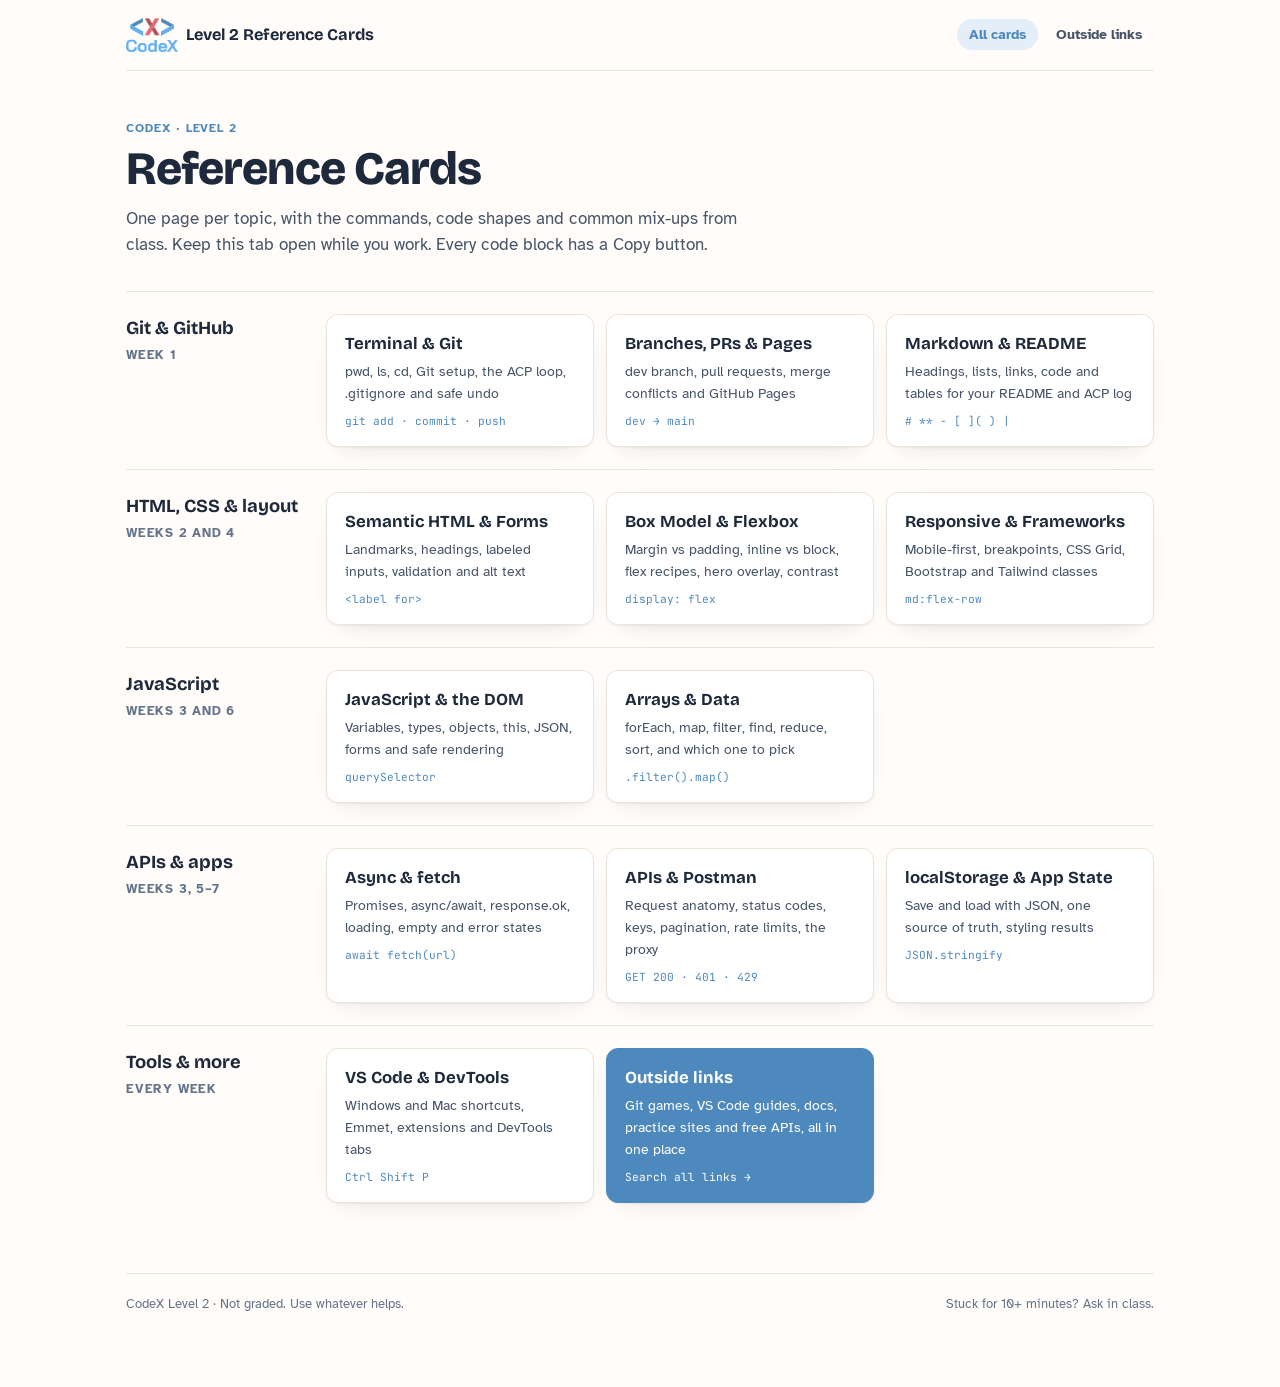
<file: index.html>
<!doctype html><html><head><meta charset=utf8><meta name=viewport content="width=device-width,initial-scale=1,viewport-fit=cover"><style>:root{color-scheme:light;box-sizing:border-box;padding-top:env(safe-area-inset-top,0px);padding-bottom:env(safe-area-inset-bottom,0px)}html{scroll-padding-top:env(safe-area-inset-top,0px)}body{margin:0;padding:0;font:14px -apple-system,BlinkMacSystemFont,sans-serif;background:#fff;color:#000}img{max-width:100%}[hidden]:not([hidden=until-found i]){display:none!important}</style></head><body>
<title>Level 2 Reference Cards</title>
<meta name="claude:viewport-fit-sides" content="cover">
<link rel="stylesheet" href="https://fonts.googleapis.com/css2?family=Atkinson+Hyperlegible:wght@400;700&family=Bricolage+Grotesque:opsz,wght@12..96,700;12..96,800&family=JetBrains+Mono:wght@400;700&display=swap">
<link rel="stylesheet" href="styles.css">

<div class="wrap">
  <header class="topbar">
    <a class="brand" href="index.html"><img class="brand-logo" src="codex-logo.png" alt="CodeX"> Level 2 Reference Cards</a>
    <nav class="topnav" aria-label="Site"><a href="index.html" aria-current="page">All cards</a><a href="links.html">Outside links</a></nav>
  </header>

  <div class="index-hero">
    <p class="eyebrow">CodeX · Level 2</p>
    <h1>Reference Cards</h1>
    <p class="lede">One page per topic, with the commands, code shapes and common mix-ups from class. Keep this tab open while you work. Every code block has a Copy button.</p>
  </div>

  <section class="week-band" aria-labelledby="b1">
    <div class="band-head"><h2 id="b1">Git &amp; GitHub</h2><p>Week 1</p></div>
    <div class="tiles">
      <a class="tile" href="terminal-git.html"><span class="tile-title">Terminal &amp; Git</span><span class="tile-desc">pwd, ls, cd, Git setup, the ACP loop, .gitignore and safe undo</span><span class="tile-tag">git add · commit · push</span></a>
      <a class="tile" href="branches-prs.html"><span class="tile-title">Branches, PRs &amp; Pages</span><span class="tile-desc">dev branch, pull requests, merge conflicts and GitHub Pages</span><span class="tile-tag">dev → main</span></a>
      <a class="tile" href="markdown.html"><span class="tile-title">Markdown &amp; README</span><span class="tile-desc">Headings, lists, links, code and tables for your README and ACP log</span><span class="tile-tag"># ** - [ ]( ) |</span></a>
    </div>
  </section>

  <section class="week-band" aria-labelledby="b2">
    <div class="band-head"><h2 id="b2">HTML, CSS &amp; layout</h2><p>Weeks 2 and 4</p></div>
    <div class="tiles">
      <a class="tile" href="semantic-html.html"><span class="tile-title">Semantic HTML &amp; Forms</span><span class="tile-desc">Landmarks, headings, labeled inputs, validation and alt text</span><span class="tile-tag">&lt;label for&gt;</span></a>
      <a class="tile" href="css-layout.html"><span class="tile-title">Box Model &amp; Flexbox</span><span class="tile-desc">Margin vs padding, inline vs block, flex recipes, hero overlay, contrast</span><span class="tile-tag">display: flex</span></a>
      <a class="tile" href="responsive.html"><span class="tile-title">Responsive &amp; Frameworks</span><span class="tile-desc">Mobile-first, breakpoints, CSS Grid, Bootstrap and Tailwind classes</span><span class="tile-tag">md:flex-row</span></a>
    </div>
  </section>

  <section class="week-band" aria-labelledby="b3">
    <div class="band-head"><h2 id="b3">JavaScript</h2><p>Weeks 3 and 6</p></div>
    <div class="tiles">
      <a class="tile" href="js-basics.html"><span class="tile-title">JavaScript &amp; the DOM</span><span class="tile-desc">Variables, types, objects, this, JSON, forms and safe rendering</span><span class="tile-tag">querySelector</span></a>
      <a class="tile" href="arrays.html"><span class="tile-title">Arrays &amp; Data</span><span class="tile-desc">forEach, map, filter, find, reduce, sort, and which one to pick</span><span class="tile-tag">.filter().map()</span></a>
    </div>
  </section>

  <section class="week-band" aria-labelledby="b4">
    <div class="band-head"><h2 id="b4">APIs &amp; apps</h2><p>Weeks 3, 5–7</p></div>
    <div class="tiles">
      <a class="tile" href="fetch.html"><span class="tile-title">Async &amp; fetch</span><span class="tile-desc">Promises, async/await, response.ok, loading, empty and error states</span><span class="tile-tag">await fetch(url)</span></a>
      <a class="tile" href="apis.html"><span class="tile-title">APIs &amp; Postman</span><span class="tile-desc">Request anatomy, status codes, keys, pagination, rate limits, the proxy</span><span class="tile-tag">GET 200 · 401 · 429</span></a>
      <a class="tile" href="storage.html"><span class="tile-title">localStorage &amp; App State</span><span class="tile-desc">Save and load with JSON, one source of truth, styling results</span><span class="tile-tag">JSON.stringify</span></a>
    </div>
  </section>

  <section class="week-band" aria-labelledby="b5">
    <div class="band-head"><h2 id="b5">Tools &amp; more</h2><p>Every week</p></div>
    <div class="tiles">
      <a class="tile" href="shortcuts.html"><span class="tile-title">VS Code &amp; DevTools</span><span class="tile-desc">Windows and Mac shortcuts, Emmet, extensions and DevTools tabs</span><span class="tile-tag">Ctrl Shift P</span></a>
      <a class="tile feature" href="links.html"><span class="tile-title">Outside links</span><span class="tile-desc">Git games, VS Code guides, docs, practice sites and free APIs, all in one place</span><span class="tile-tag">Search all links →</span></a>
    </div>
  </section>

  <footer><span>CodeX Level 2 · Not graded. Use whatever helps.</span><span>Stuck for 10+ minutes? Ask in class.</span></footer>
</div>

</body></html>
</file>
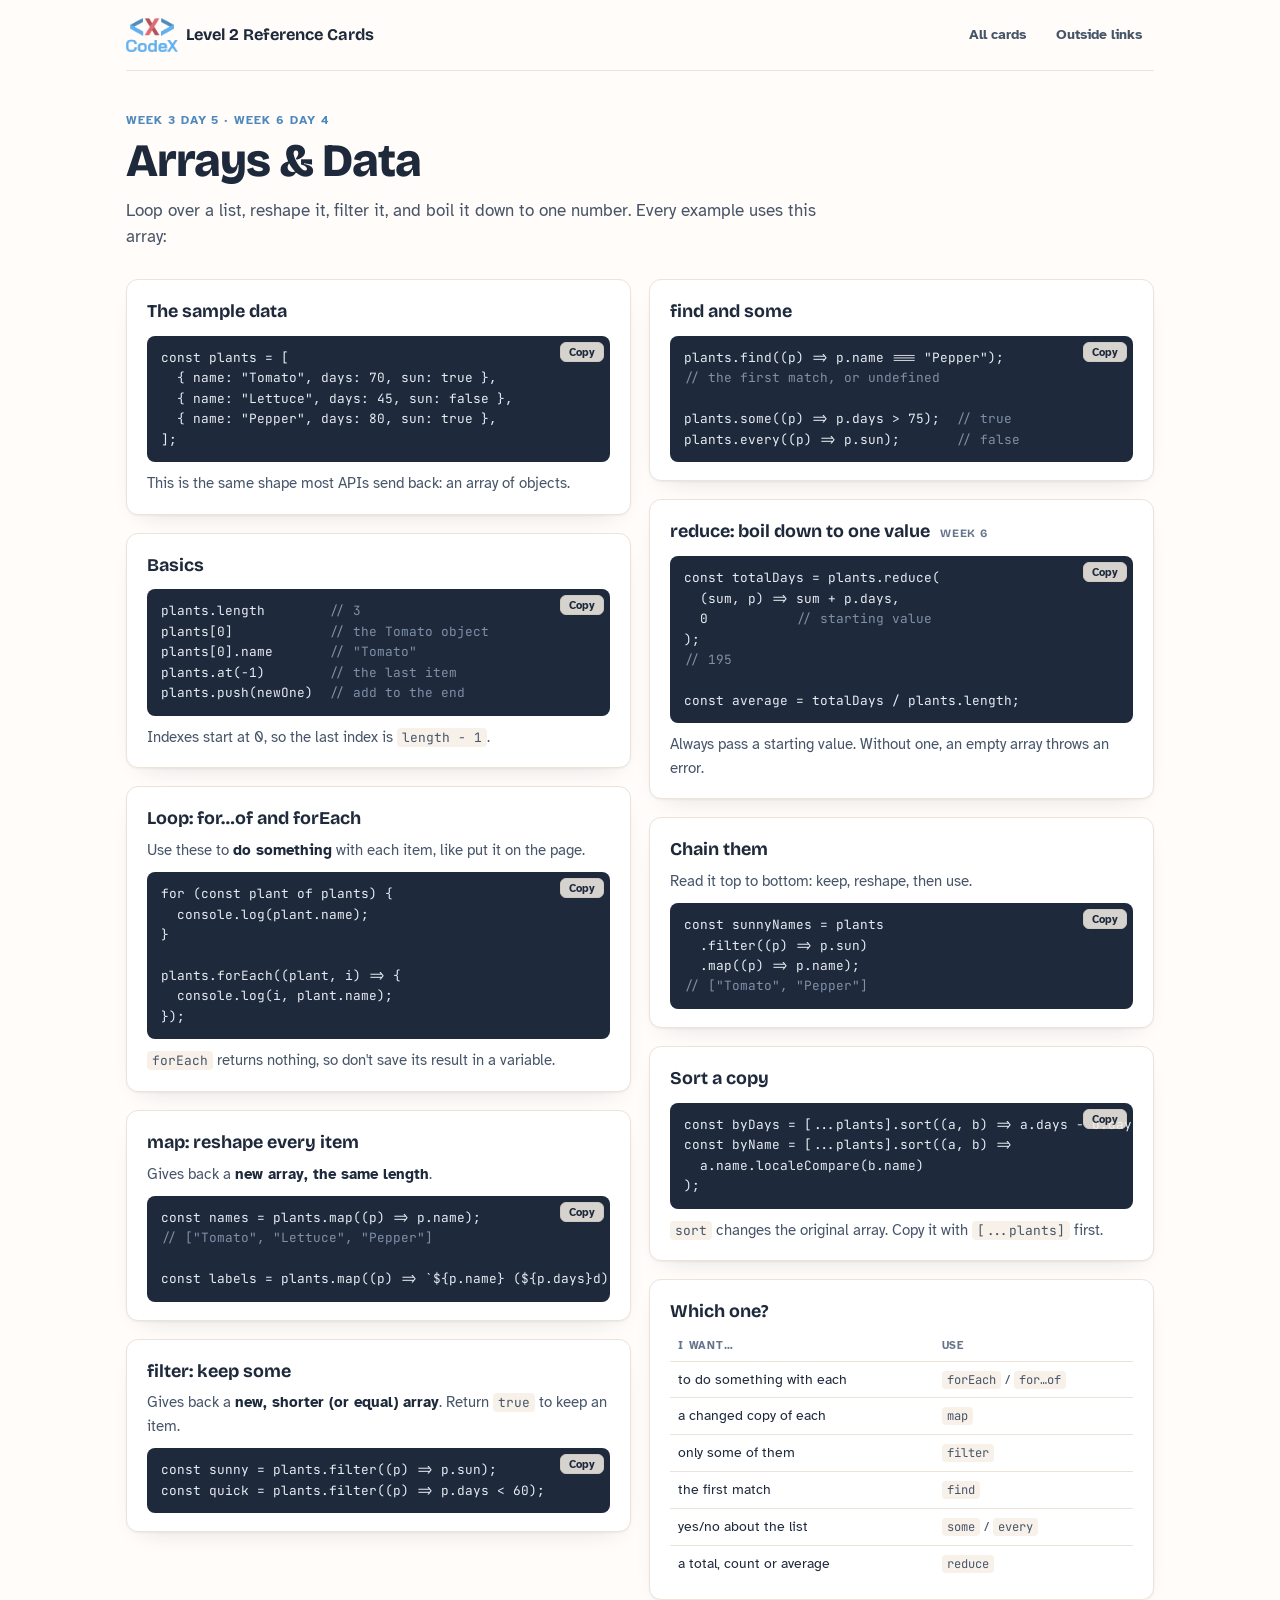
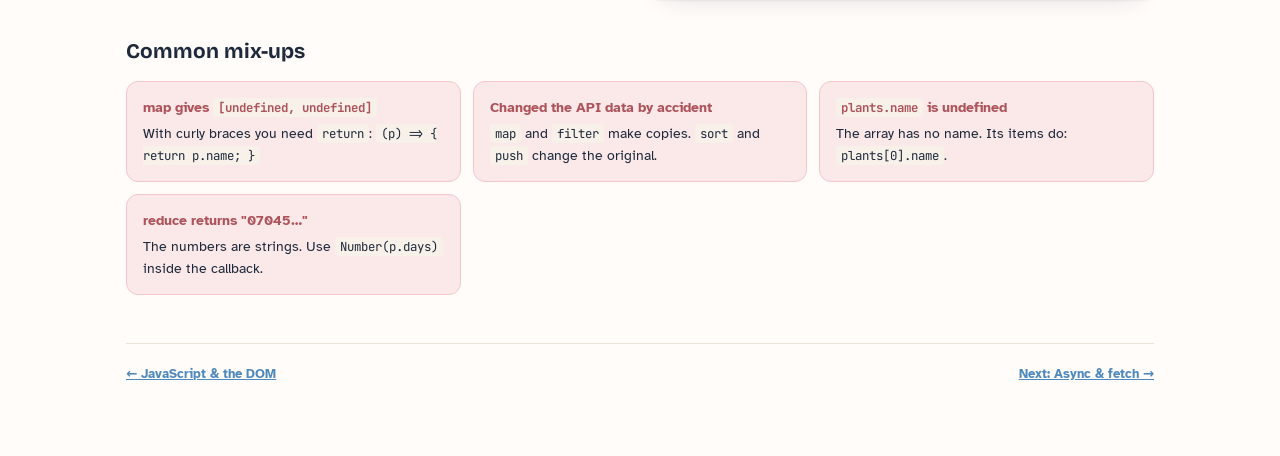
<file: arrays.html>
<!doctype html>
<html lang="en">
<head>
<meta charset="utf-8">
<meta name="viewport" content="width=device-width, initial-scale=1, viewport-fit=cover">
<meta name="claude:viewport-fit-sides" content="cover">
<title>Arrays &amp; Data Card</title>
<link rel="stylesheet" href="https://fonts.googleapis.com/css2?family=Atkinson+Hyperlegible:wght@400;700&family=Bricolage+Grotesque:opsz,wght@12..96,700;12..96,800&family=JetBrains+Mono:wght@400;700&display=swap">
<link rel="stylesheet" href="styles.css">
</head>
<body>
<div class="wrap">
  <header class="topbar">
    <a class="brand" href="index.html"><img class="brand-logo" src="codex-logo.png" alt="CodeX"> Level 2 Reference Cards</a>
    <nav class="topnav" aria-label="Site"><a href="index.html">All cards</a><a href="links.html">Outside links</a></nav>
  </header>

  <div class="hero">
    <p class="eyebrow">Week 3 Day 5 · Week 6 Day 4</p>
    <h1>Arrays &amp; Data</h1>
    <p class="lede">Loop over a list, reshape it, filter it, and boil it down to one number. Every example uses this array:</p>
  </div>

  <div class="cards">
    <section class="rc">
      <h2>The sample data</h2>
      <div class="code"><pre>const plants = [
  { name: "Tomato", days: 70, sun: true },
  { name: "Lettuce", days: 45, sun: false },
  { name: "Pepper", days: 80, sun: true },
];</pre></div>
      <p>This is the same shape most APIs send back: an array of objects.</p>
    </section>

    <section class="rc">
      <h2>Basics</h2>
      <div class="code"><pre>plants.length        <span class="c">// 3</span>
plants[0]            <span class="c">// the Tomato object</span>
plants[0].name       <span class="c">// "Tomato"</span>
plants.at(-1)        <span class="c">// the last item</span>
plants.push(newOne)  <span class="c">// add to the end</span></pre></div>
      <p>Indexes start at 0, so the last index is <code>length - 1</code>.</p>
    </section>

    <section class="rc">
      <h2>Loop: for…of and forEach</h2>
      <p>Use these to <strong>do something</strong> with each item, like put it on the page.</p>
      <div class="code"><pre>for (const plant of plants) {
  console.log(plant.name);
}

plants.forEach((plant, i) =&gt; {
  console.log(i, plant.name);
});</pre></div>
      <p><code>forEach</code> returns nothing, so don't save its result in a variable.</p>
    </section>

    <section class="rc">
      <h2>map: reshape every item</h2>
      <p>Gives back a <strong>new array, the same length</strong>.</p>
      <div class="code"><pre>const names = plants.map((p) =&gt; p.name);
<span class="c">// ["Tomato", "Lettuce", "Pepper"]</span>

const labels = plants.map((p) =&gt; `${p.name} (${p.days}d)`);</pre></div>
    </section>

    <section class="rc">
      <h2>filter: keep some</h2>
      <p>Gives back a <strong>new, shorter (or equal) array</strong>. Return <code>true</code> to keep an item.</p>
      <div class="code"><pre>const sunny = plants.filter((p) =&gt; p.sun);
const quick = plants.filter((p) =&gt; p.days &lt; 60);</pre></div>
    </section>

    <section class="rc">
      <h2>find and some</h2>
      <div class="code"><pre>plants.find((p) =&gt; p.name === "Pepper");
<span class="c">// the first match, or undefined</span>

plants.some((p) =&gt; p.days &gt; 75);  <span class="c">// true</span>
plants.every((p) =&gt; p.sun);       <span class="c">// false</span></pre></div>
    </section>

    <section class="rc">
      <h2>reduce: boil down to one value <span class="when">Week 6</span></h2>
      <div class="code"><pre>const totalDays = plants.reduce(
  (sum, p) =&gt; sum + p.days,
  0           <span class="c">// starting value</span>
);
<span class="c">// 195</span>

const average = totalDays / plants.length;</pre></div>
      <p>Always pass a starting value. Without one, an empty array throws an error.</p>
    </section>

    <section class="rc">
      <h2>Chain them</h2>
      <p>Read it top to bottom: keep, reshape, then use.</p>
      <div class="code"><pre>const sunnyNames = plants
  .filter((p) =&gt; p.sun)
  .map((p) =&gt; p.name);
<span class="c">// ["Tomato", "Pepper"]</span></pre></div>
    </section>

    <section class="rc">
      <h2>Sort a copy</h2>
      <div class="code"><pre>const byDays = [...plants].sort((a, b) =&gt; a.days - b.days);
const byName = [...plants].sort((a, b) =&gt;
  a.name.localeCompare(b.name)
);</pre></div>
      <p><code>sort</code> changes the original array. Copy it with <code>[...plants]</code> first.</p>
    </section>

    <section class="rc">
      <h2>Which one?</h2>
      <div class="tbl"><table>
        <thead><tr><th>I want…</th><th>Use</th></tr></thead>
        <tbody>
          <tr><td>to do something with each</td><td><code>forEach</code> / <code>for…of</code></td></tr>
          <tr><td>a changed copy of each</td><td><code>map</code></td></tr>
          <tr><td>only some of them</td><td><code>filter</code></td></tr>
          <tr><td>the first match</td><td><code>find</code></td></tr>
          <tr><td>yes/no about the list</td><td><code>some</code> / <code>every</code></td></tr>
          <tr><td>a total, count or average</td><td><code>reduce</code></td></tr>
        </tbody>
      </table></div>
    </section>
  </div>

  <section class="pitfalls">
    <h2>Common mix-ups</h2>
    <div class="pit-grid">
      <div class="pit"><p class="bad">map gives <code>[undefined, undefined]</code></p><p class="fix">With curly braces you need <code>return</code>: <code>(p) =&gt; { return p.name; }</code></p></div>
      <div class="pit"><p class="bad">Changed the API data by accident</p><p class="fix"><code>map</code> and <code>filter</code> make copies. <code>sort</code> and <code>push</code> change the original.</p></div>
      <div class="pit"><p class="bad"><code>plants.name</code> is undefined</p><p class="fix">The array has no name. Its items do: <code>plants[0].name</code>.</p></div>
      <div class="pit"><p class="bad">reduce returns "07045…"</p><p class="fix">The numbers are strings. Use <code>Number(p.days)</code> inside the callback.</p></div>
    </div>
  </section>

  <footer><a href="js-basics.html">← JavaScript &amp; the DOM</a><a href="fetch.html">Next: Async &amp; fetch →</a></footer>
</div>
<script src="app.js"></script>
</body>
</html>
</file>
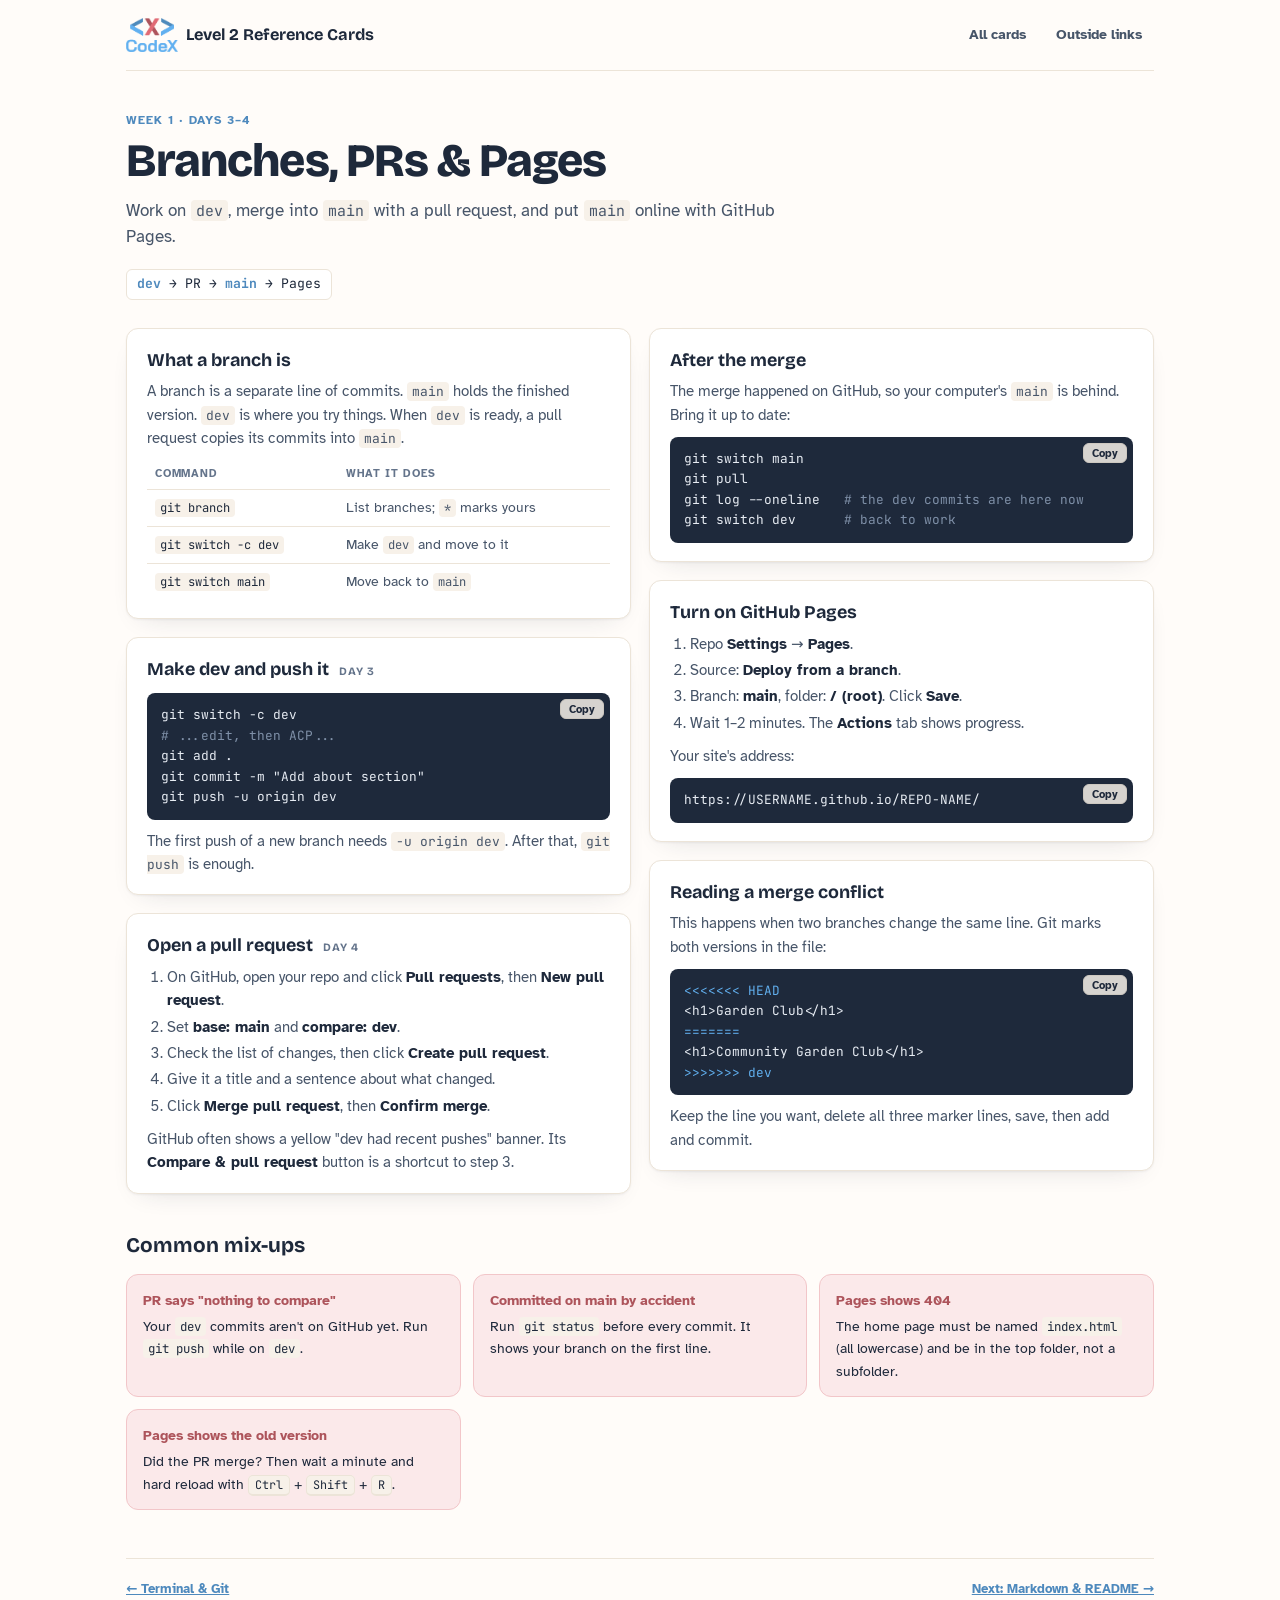
<file: branches-prs.html>
<!doctype html>
<html lang="en">
<head>
<meta charset="utf-8">
<meta name="viewport" content="width=device-width, initial-scale=1, viewport-fit=cover">
<meta name="claude:viewport-fit-sides" content="cover">
<title>Branches &amp; PRs Card</title>
<link rel="stylesheet" href="https://fonts.googleapis.com/css2?family=Atkinson+Hyperlegible:wght@400;700&family=Bricolage+Grotesque:opsz,wght@12..96,700;12..96,800&family=JetBrains+Mono:wght@400;700&display=swap">
<link rel="stylesheet" href="styles.css">
</head>
<body>
<div class="wrap">
  <header class="topbar">
    <a class="brand" href="index.html"><img class="brand-logo" src="codex-logo.png" alt="CodeX"> Level 2 Reference Cards</a>
    <nav class="topnav" aria-label="Site"><a href="index.html">All cards</a><a href="links.html">Outside links</a></nav>
  </header>

  <div class="hero">
    <p class="eyebrow">Week 1 · Days 3–4</p>
    <h1>Branches, PRs &amp; Pages</h1>
    <p class="lede">Work on <code>dev</code>, merge into <code>main</code> with a pull request, and put <code>main</code> online with GitHub Pages.</p>
    <div class="syntax"><span><b>dev</b> → PR → <b>main</b> → Pages</span></div>
  </div>

  <div class="cards">
    <section class="rc">
      <h2>What a branch is</h2>
      <p>A branch is a separate line of commits. <code>main</code> holds the finished version. <code>dev</code> is where you try things. When <code>dev</code> is ready, a pull request copies its commits into <code>main</code>.</p>
      <div class="tbl"><table>
        <thead><tr><th>Command</th><th>What it does</th></tr></thead>
        <tbody>
          <tr><td><code>git branch</code></td><td>List branches; <code>*</code> marks yours</td></tr>
          <tr><td><code>git switch -c dev</code></td><td>Make <code>dev</code> and move to it</td></tr>
          <tr><td><code>git switch main</code></td><td>Move back to <code>main</code></td></tr>
        </tbody>
      </table></div>
    </section>

    <section class="rc">
      <h2>Make dev and push it <span class="when">Day 3</span></h2>
      <div class="code"><pre>git switch -c dev
<span class="c"># ...edit, then ACP...</span>
git add .
git commit -m "Add about section"
git push -u origin dev</pre></div>
      <p>The first push of a new branch needs <code>-u origin dev</code>. After that, <code>git push</code> is enough.</p>
    </section>

    <section class="rc">
      <h2>Open a pull request <span class="when">Day 4</span></h2>
      <ol>
        <li>On GitHub, open your repo and click <strong>Pull requests</strong>, then <strong>New pull request</strong>.</li>
        <li>Set <strong>base: main</strong> and <strong>compare: dev</strong>.</li>
        <li>Check the list of changes, then click <strong>Create pull request</strong>.</li>
        <li>Give it a title and a sentence about what changed.</li>
        <li>Click <strong>Merge pull request</strong>, then <strong>Confirm merge</strong>.</li>
      </ol>
      <p>GitHub often shows a yellow "dev had recent pushes" banner. Its <strong>Compare &amp; pull request</strong> button is a shortcut to step 3.</p>
    </section>

    <section class="rc">
      <h2>After the merge</h2>
      <p>The merge happened on GitHub, so your computer's <code>main</code> is behind. Bring it up to date:</p>
      <div class="code"><pre>git switch main
git pull
git log --oneline   <span class="c"># the dev commits are here now</span>
git switch dev      <span class="c"># back to work</span></pre></div>
    </section>

    <section class="rc">
      <h2>Turn on GitHub Pages</h2>
      <ol>
        <li>Repo <strong>Settings</strong> → <strong>Pages</strong>.</li>
        <li>Source: <strong>Deploy from a branch</strong>.</li>
        <li>Branch: <strong>main</strong>, folder: <strong>/ (root)</strong>. Click <strong>Save</strong>.</li>
        <li>Wait 1–2 minutes. The <strong>Actions</strong> tab shows progress.</li>
      </ol>
      <p>Your site's address:</p>
      <div class="code"><pre>https://USERNAME.github.io/REPO-NAME/</pre></div>
    </section>

    <section class="rc">
      <h2>Reading a merge conflict</h2>
      <p>This happens when two branches change the same line. Git marks both versions in the file:</p>
      <div class="code"><pre><span class="k">&lt;&lt;&lt;&lt;&lt;&lt;&lt; HEAD</span>
&lt;h1&gt;Garden Club&lt;/h1&gt;
<span class="k">=======</span>
&lt;h1&gt;Community Garden Club&lt;/h1&gt;
<span class="k">&gt;&gt;&gt;&gt;&gt;&gt;&gt; dev</span></pre></div>
      <p>Keep the line you want, delete all three marker lines, save, then add and commit.</p>
    </section>
  </div>

  <section class="pitfalls">
    <h2>Common mix-ups</h2>
    <div class="pit-grid">
      <div class="pit"><p class="bad">PR says "nothing to compare"</p><p class="fix">Your <code>dev</code> commits aren't on GitHub yet. Run <code>git push</code> while on <code>dev</code>.</p></div>
      <div class="pit"><p class="bad">Committed on main by accident</p><p class="fix">Run <code>git status</code> before every commit. It shows your branch on the first line.</p></div>
      <div class="pit"><p class="bad">Pages shows 404</p><p class="fix">The home page must be named <code>index.html</code> (all lowercase) and be in the top folder, not a subfolder.</p></div>
      <div class="pit"><p class="bad">Pages shows the old version</p><p class="fix">Did the PR merge? Then wait a minute and hard reload with <kbd>Ctrl</kbd> + <kbd>Shift</kbd> + <kbd>R</kbd>.</p></div>
    </div>
  </section>

  <footer><a href="terminal-git.html">← Terminal &amp; Git</a><a href="markdown.html">Next: Markdown &amp; README →</a></footer>
</div>
<script src="app.js"></script>
</body>
</html>
</file>
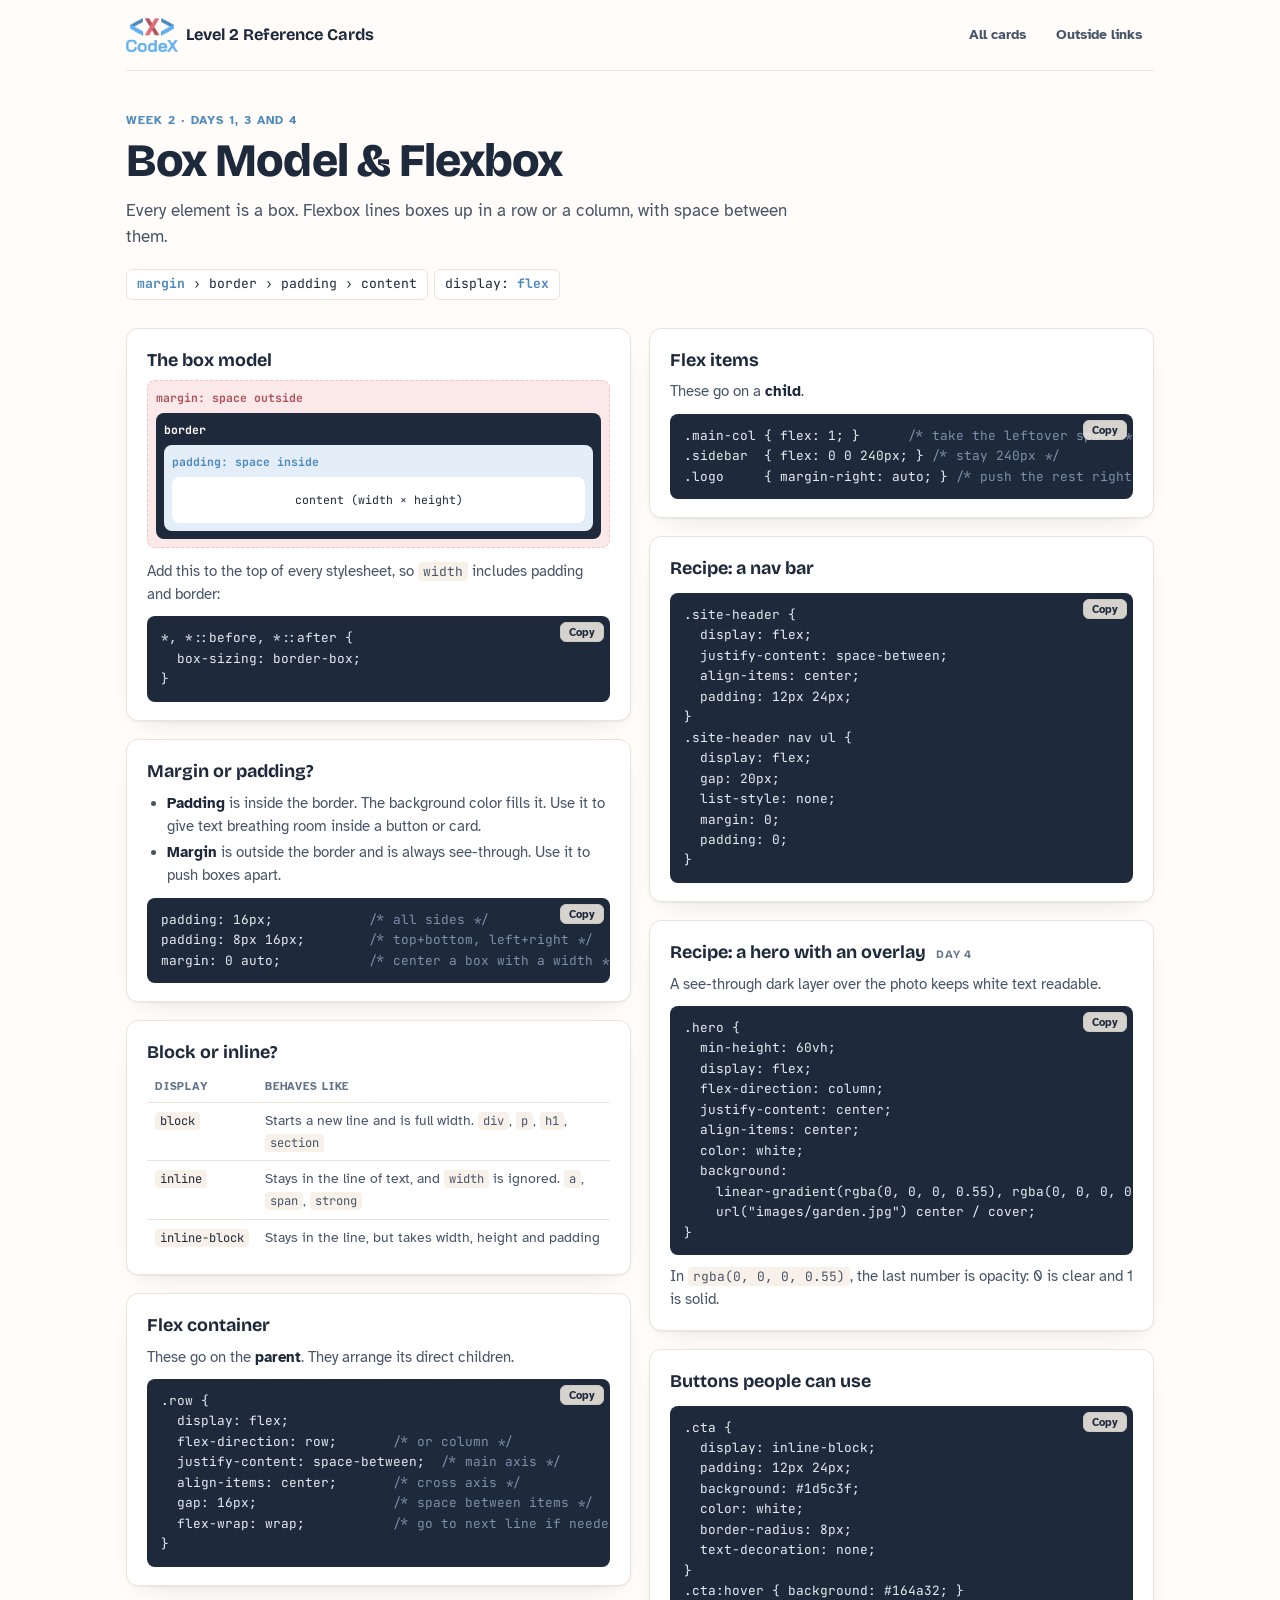
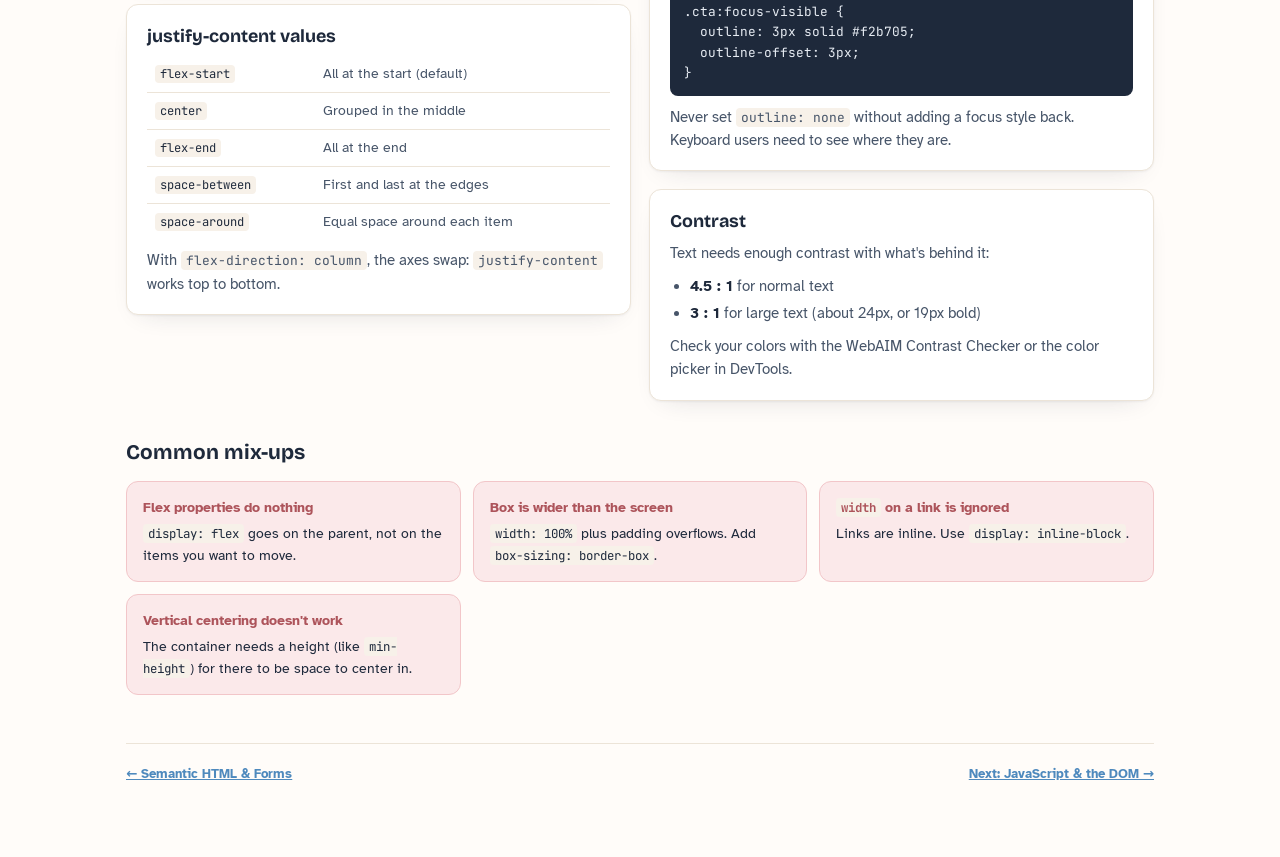
<file: css-layout.html>
<!doctype html>
<html lang="en">
<head>
<meta charset="utf-8">
<meta name="viewport" content="width=device-width, initial-scale=1, viewport-fit=cover">
<meta name="claude:viewport-fit-sides" content="cover">
<title>Box Model &amp; Flexbox Card</title>
<link rel="stylesheet" href="https://fonts.googleapis.com/css2?family=Atkinson+Hyperlegible:wght@400;700&family=Bricolage+Grotesque:opsz,wght@12..96,700;12..96,800&family=JetBrains+Mono:wght@400;700&display=swap">
<link rel="stylesheet" href="styles.css">
</head>
<body>
<div class="wrap">
  <header class="topbar">
    <a class="brand" href="index.html"><img class="brand-logo" src="codex-logo.png" alt="CodeX"> Level 2 Reference Cards</a>
    <nav class="topnav" aria-label="Site"><a href="index.html">All cards</a><a href="links.html">Outside links</a></nav>
  </header>

  <div class="hero">
    <p class="eyebrow">Week 2 · Days 1, 3 and 4</p>
    <h1>Box Model &amp; Flexbox</h1>
    <p class="lede">Every element is a box. Flexbox lines boxes up in a row or a column, with space between them.</p>
    <div class="syntax"><span><b>margin</b> › border › padding › content</span><span>display: <b>flex</b></span></div>
  </div>

  <div class="cards">
    <section class="rc">
      <h2>The box model</h2>
      <div class="box m"><span class="lbl">margin: space outside</span>
        <div class="box b"><span class="lbl">border</span>
          <div class="box p"><span class="lbl">padding: space inside</span>
            <div class="box ct">content (width × height)</div>
          </div>
        </div>
      </div>
      <p style="margin-top:12px">Add this to the top of every stylesheet, so <code>width</code> includes padding and border:</p>
      <div class="code"><pre>*, *::before, *::after {
  box-sizing: border-box;
}</pre></div>
    </section>

    <section class="rc">
      <h2>Margin or padding?</h2>
      <ul>
        <li><strong>Padding</strong> is inside the border. The background color fills it. Use it to give text breathing room inside a button or card.</li>
        <li><strong>Margin</strong> is outside the border and is always see-through. Use it to push boxes apart.</li>
      </ul>
      <div class="code"><pre>padding: 16px;            <span class="c">/* all sides */</span>
padding: 8px 16px;        <span class="c">/* top+bottom, left+right */</span>
margin: 0 auto;           <span class="c">/* center a box with a width */</span></pre></div>
    </section>

    <section class="rc">
      <h2>Block or inline?</h2>
      <div class="tbl"><table>
        <thead><tr><th>display</th><th>Behaves like</th></tr></thead>
        <tbody>
          <tr><td><code>block</code></td><td>Starts a new line and is full width. <code>div</code>, <code>p</code>, <code>h1</code>, <code>section</code></td></tr>
          <tr><td><code>inline</code></td><td>Stays in the line of text, and <code>width</code> is ignored. <code>a</code>, <code>span</code>, <code>strong</code></td></tr>
          <tr><td><code>inline-block</code></td><td>Stays in the line, but takes width, height and padding</td></tr>
        </tbody>
      </table></div>
    </section>

    <section class="rc">
      <h2>Flex container</h2>
      <p>These go on the <strong>parent</strong>. They arrange its direct children.</p>
      <div class="code"><pre>.row {
  display: flex;
  flex-direction: row;       <span class="c">/* or column */</span>
  justify-content: space-between;  <span class="c">/* main axis */</span>
  align-items: center;       <span class="c">/* cross axis */</span>
  gap: 16px;                 <span class="c">/* space between items */</span>
  flex-wrap: wrap;           <span class="c">/* go to next line if needed */</span>
}</pre></div>
    </section>

    <section class="rc">
      <h2>justify-content values</h2>
      <div class="tbl"><table>
        <tbody>
          <tr><td><code>flex-start</code></td><td>All at the start (default)</td></tr>
          <tr><td><code>center</code></td><td>Grouped in the middle</td></tr>
          <tr><td><code>flex-end</code></td><td>All at the end</td></tr>
          <tr><td><code>space-between</code></td><td>First and last at the edges</td></tr>
          <tr><td><code>space-around</code></td><td>Equal space around each item</td></tr>
        </tbody>
      </table></div>
      <p>With <code>flex-direction: column</code>, the axes swap: <code>justify-content</code> works top to bottom.</p>
    </section>

    <section class="rc">
      <h2>Flex items</h2>
      <p>These go on a <strong>child</strong>.</p>
      <div class="code"><pre>.main-col { flex: 1; }      <span class="c">/* take the leftover space */</span>
.sidebar  { flex: 0 0 240px; } <span class="c">/* stay 240px */</span>
.logo     { margin-right: auto; } <span class="c">/* push the rest right */</span></pre></div>
    </section>

    <section class="rc">
      <h2>Recipe: a nav bar</h2>
      <div class="code"><pre>.site-header {
  display: flex;
  justify-content: space-between;
  align-items: center;
  padding: 12px 24px;
}
.site-header nav ul {
  display: flex;
  gap: 20px;
  list-style: none;
  margin: 0;
  padding: 0;
}</pre></div>
    </section>

    <section class="rc">
      <h2>Recipe: a hero with an overlay <span class="when">Day 4</span></h2>
      <p>A see-through dark layer over the photo keeps white text readable.</p>
      <div class="code"><pre>.hero {
  min-height: 60vh;
  display: flex;
  flex-direction: column;
  justify-content: center;
  align-items: center;
  color: white;
  background:
    linear-gradient(rgba(0, 0, 0, 0.55), rgba(0, 0, 0, 0.55)),
    url("images/garden.jpg") center / cover;
}</pre></div>
      <p>In <code>rgba(0, 0, 0, 0.55)</code>, the last number is opacity: 0 is clear and 1 is solid.</p>
    </section>

    <section class="rc">
      <h2>Buttons people can use</h2>
      <div class="code"><pre>.cta {
  display: inline-block;
  padding: 12px 24px;
  background: #1d5c3f;
  color: white;
  border-radius: 8px;
  text-decoration: none;
}
.cta:hover { background: #164a32; }
.cta:focus-visible {
  outline: 3px solid #f2b705;
  outline-offset: 3px;
}</pre></div>
      <p>Never set <code>outline: none</code> without adding a focus style back. Keyboard users need to see where they are.</p>
    </section>

    <section class="rc">
      <h2>Contrast</h2>
      <p>Text needs enough contrast with what's behind it:</p>
      <ul>
        <li><strong>4.5 : 1</strong> for normal text</li>
        <li><strong>3 : 1</strong> for large text (about 24px, or 19px bold)</li>
      </ul>
      <p>Check your colors with the WebAIM Contrast Checker or the color picker in DevTools.</p>
    </section>
  </div>

  <section class="pitfalls">
    <h2>Common mix-ups</h2>
    <div class="pit-grid">
      <div class="pit"><p class="bad">Flex properties do nothing</p><p class="fix"><code>display: flex</code> goes on the parent, not on the items you want to move.</p></div>
      <div class="pit"><p class="bad">Box is wider than the screen</p><p class="fix"><code>width: 100%</code> plus padding overflows. Add <code>box-sizing: border-box</code>.</p></div>
      <div class="pit"><p class="bad"><code>width</code> on a link is ignored</p><p class="fix">Links are inline. Use <code>display: inline-block</code>.</p></div>
      <div class="pit"><p class="bad">Vertical centering doesn't work</p><p class="fix">The container needs a height (like <code>min-height</code>) for there to be space to center in.</p></div>
    </div>
  </section>

  <footer><a href="semantic-html.html">← Semantic HTML &amp; Forms</a><a href="js-basics.html">Next: JavaScript &amp; the DOM →</a></footer>
</div>
<script src="app.js"></script>
</body>
</html>
</file>
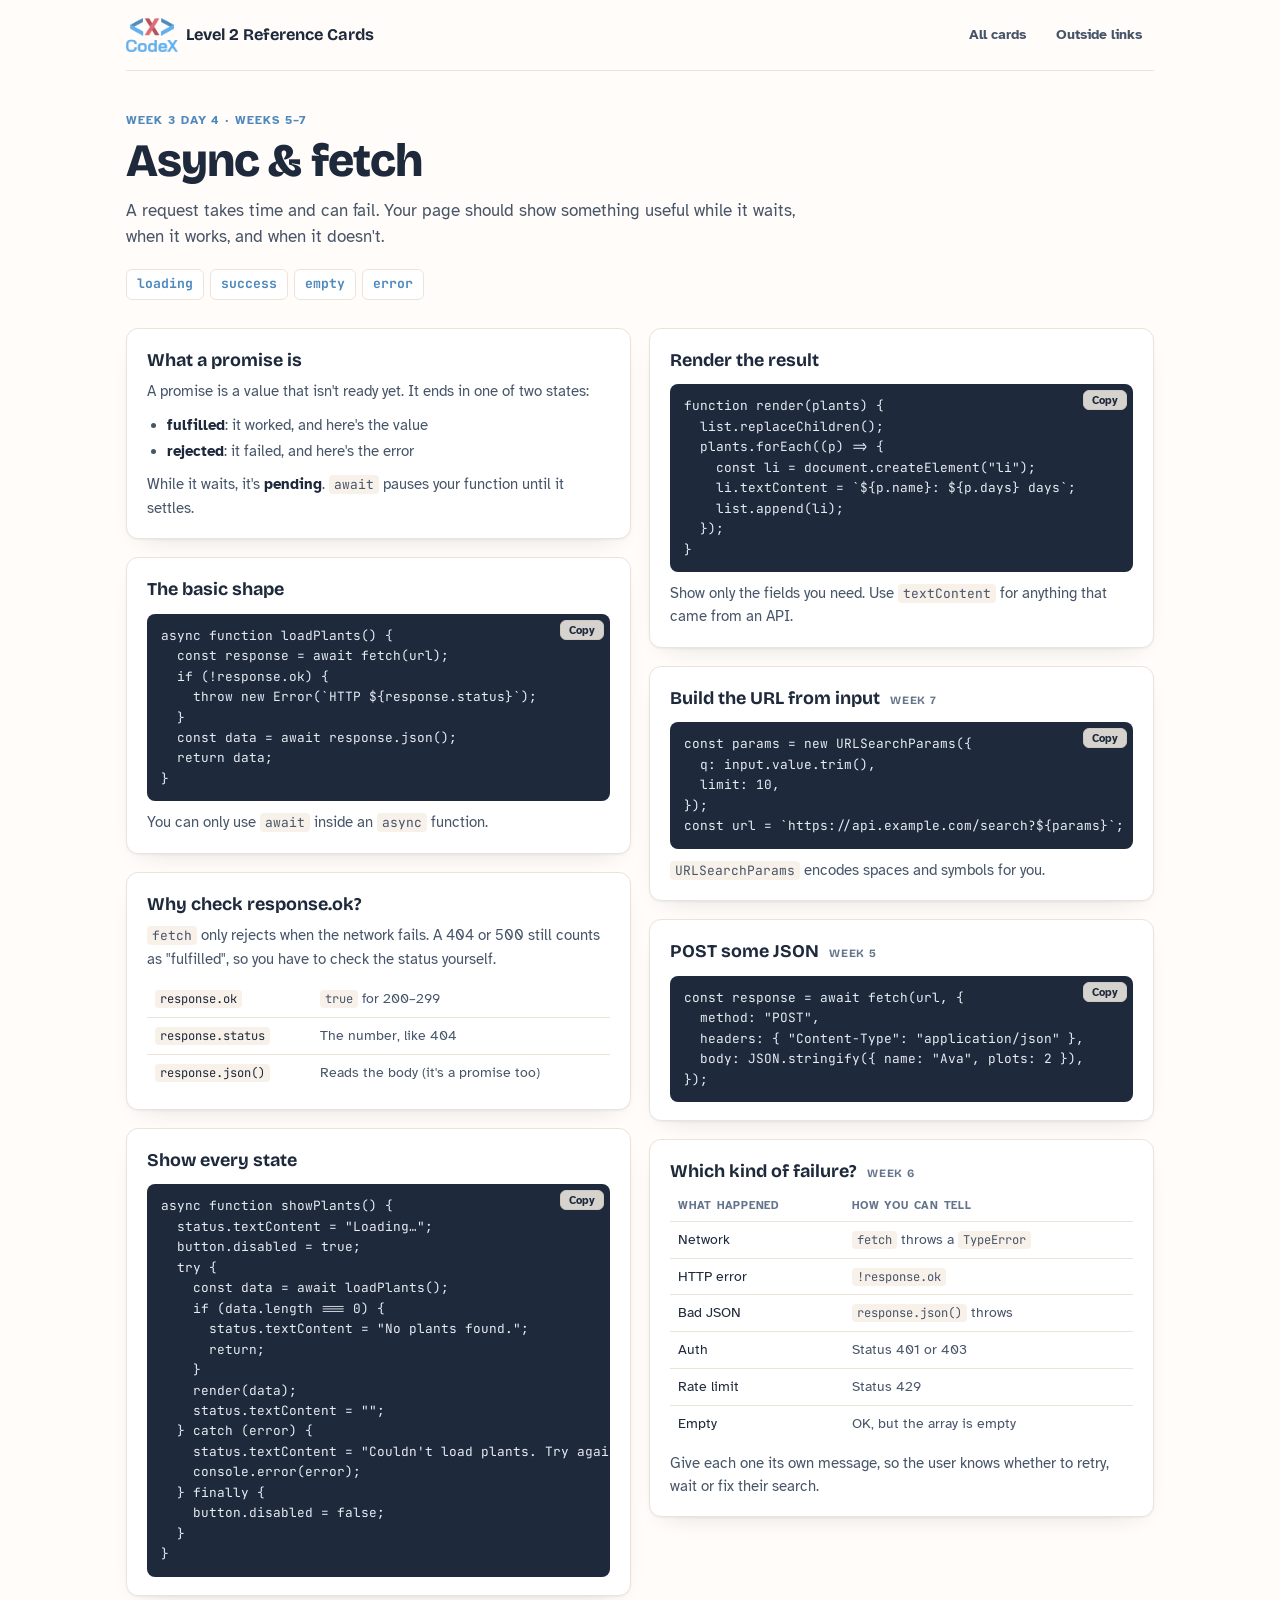
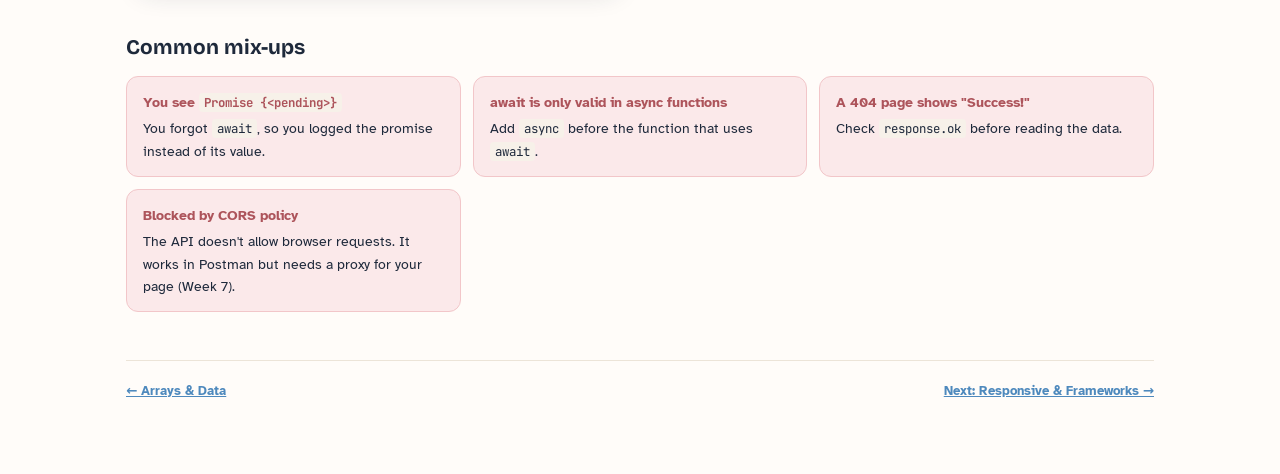
<file: fetch.html>
<!doctype html>
<html lang="en">
<head>
<meta charset="utf-8">
<meta name="viewport" content="width=device-width, initial-scale=1, viewport-fit=cover">
<meta name="claude:viewport-fit-sides" content="cover">
<title>Async &amp; fetch Card</title>
<link rel="stylesheet" href="https://fonts.googleapis.com/css2?family=Atkinson+Hyperlegible:wght@400;700&family=Bricolage+Grotesque:opsz,wght@12..96,700;12..96,800&family=JetBrains+Mono:wght@400;700&display=swap">
<link rel="stylesheet" href="styles.css">
</head>
<body>
<div class="wrap">
  <header class="topbar">
    <a class="brand" href="index.html"><img class="brand-logo" src="codex-logo.png" alt="CodeX"> Level 2 Reference Cards</a>
    <nav class="topnav" aria-label="Site"><a href="index.html">All cards</a><a href="links.html">Outside links</a></nav>
  </header>

  <div class="hero">
    <p class="eyebrow">Week 3 Day 4 · Weeks 5–7</p>
    <h1>Async &amp; fetch</h1>
    <p class="lede">A request takes time and can fail. Your page should show something useful while it waits, when it works, and when it doesn't.</p>
    <div class="syntax"><span><b>loading</b></span><span><b>success</b></span><span><b>empty</b></span><span><b>error</b></span></div>
  </div>

  <div class="cards">
    <section class="rc">
      <h2>What a promise is</h2>
      <p>A promise is a value that isn't ready yet. It ends in one of two states:</p>
      <ul>
        <li><strong>fulfilled</strong>: it worked, and here's the value</li>
        <li><strong>rejected</strong>: it failed, and here's the error</li>
      </ul>
      <p>While it waits, it's <strong>pending</strong>. <code>await</code> pauses your function until it settles.</p>
    </section>

    <section class="rc">
      <h2>The basic shape</h2>
      <div class="code"><pre>async function loadPlants() {
  const response = await fetch(url);
  if (!response.ok) {
    throw new Error(`HTTP ${response.status}`);
  }
  const data = await response.json();
  return data;
}</pre></div>
      <p>You can only use <code>await</code> inside an <code>async</code> function.</p>
    </section>

    <section class="rc">
      <h2>Why check response.ok?</h2>
      <p><code>fetch</code> only rejects when the network fails. A 404 or 500 still counts as "fulfilled", so you have to check the status yourself.</p>
      <div class="tbl"><table>
        <tbody>
          <tr><td><code>response.ok</code></td><td><code>true</code> for 200–299</td></tr>
          <tr><td><code>response.status</code></td><td>The number, like 404</td></tr>
          <tr><td><code>response.json()</code></td><td>Reads the body (it's a promise too)</td></tr>
        </tbody>
      </table></div>
    </section>

    <section class="rc">
      <h2>Show every state</h2>
      <div class="code"><pre>async function showPlants() {
  status.textContent = "Loading…";
  button.disabled = true;
  try {
    const data = await loadPlants();
    if (data.length === 0) {
      status.textContent = "No plants found.";
      return;
    }
    render(data);
    status.textContent = "";
  } catch (error) {
    status.textContent = "Couldn't load plants. Try again.";
    console.error(error);
  } finally {
    button.disabled = false;
  }
}</pre></div>
    </section>

    <section class="rc">
      <h2>Render the result</h2>
      <div class="code"><pre>function render(plants) {
  list.replaceChildren();
  plants.forEach((p) =&gt; {
    const li = document.createElement("li");
    li.textContent = `${p.name}: ${p.days} days`;
    list.append(li);
  });
}</pre></div>
      <p>Show only the fields you need. Use <code>textContent</code> for anything that came from an API.</p>
    </section>

    <section class="rc">
      <h2>Build the URL from input <span class="when">Week 7</span></h2>
      <div class="code"><pre>const params = new URLSearchParams({
  q: input.value.trim(),
  limit: 10,
});
const url = `https://api.example.com/search?${params}`;</pre></div>
      <p><code>URLSearchParams</code> encodes spaces and symbols for you.</p>
    </section>

    <section class="rc">
      <h2>POST some JSON <span class="when">Week 5</span></h2>
      <div class="code"><pre>const response = await fetch(url, {
  method: "POST",
  headers: { "Content-Type": "application/json" },
  body: JSON.stringify({ name: "Ava", plots: 2 }),
});</pre></div>
    </section>

    <section class="rc">
      <h2>Which kind of failure? <span class="when">Week 6</span></h2>
      <div class="tbl"><table>
        <thead><tr><th>What happened</th><th>How you can tell</th></tr></thead>
        <tbody>
          <tr><td>Network</td><td><code>fetch</code> throws a <code>TypeError</code></td></tr>
          <tr><td>HTTP error</td><td><code>!response.ok</code></td></tr>
          <tr><td>Bad JSON</td><td><code>response.json()</code> throws</td></tr>
          <tr><td>Auth</td><td>Status 401 or 403</td></tr>
          <tr><td>Rate limit</td><td>Status 429</td></tr>
          <tr><td>Empty</td><td>OK, but the array is empty</td></tr>
        </tbody>
      </table></div>
      <p>Give each one its own message, so the user knows whether to retry, wait or fix their search.</p>
    </section>
  </div>

  <section class="pitfalls">
    <h2>Common mix-ups</h2>
    <div class="pit-grid">
      <div class="pit"><p class="bad">You see <code>Promise {&lt;pending&gt;}</code></p><p class="fix">You forgot <code>await</code>, so you logged the promise instead of its value.</p></div>
      <div class="pit"><p class="bad">await is only valid in async functions</p><p class="fix">Add <code>async</code> before the function that uses <code>await</code>.</p></div>
      <div class="pit"><p class="bad">A 404 page shows "Success!"</p><p class="fix">Check <code>response.ok</code> before reading the data.</p></div>
      <div class="pit"><p class="bad">Blocked by CORS policy</p><p class="fix">The API doesn't allow browser requests. It works in Postman but needs a proxy for your page (Week 7).</p></div>
    </div>
  </section>

  <footer><a href="arrays.html">← Arrays &amp; Data</a><a href="responsive.html">Next: Responsive &amp; Frameworks →</a></footer>
</div>
<script src="app.js"></script>
</body>
</html>
</file>
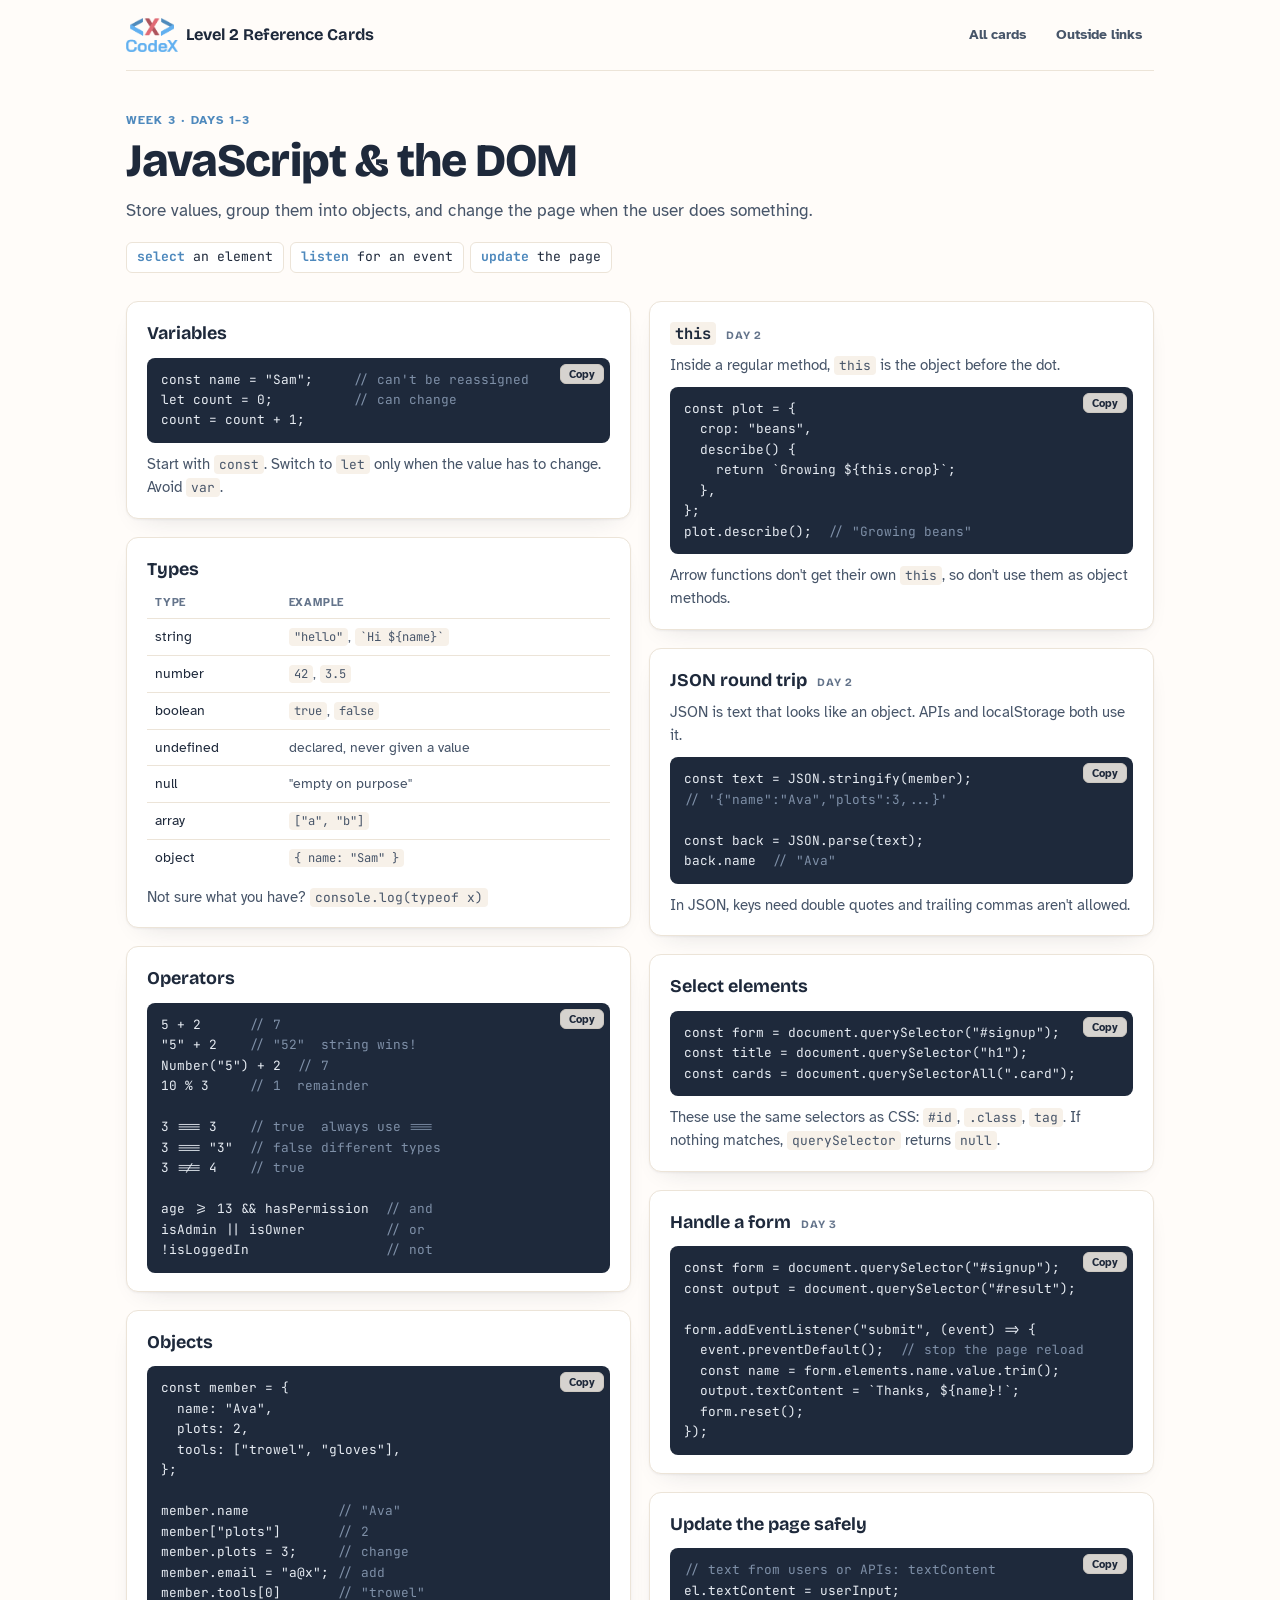
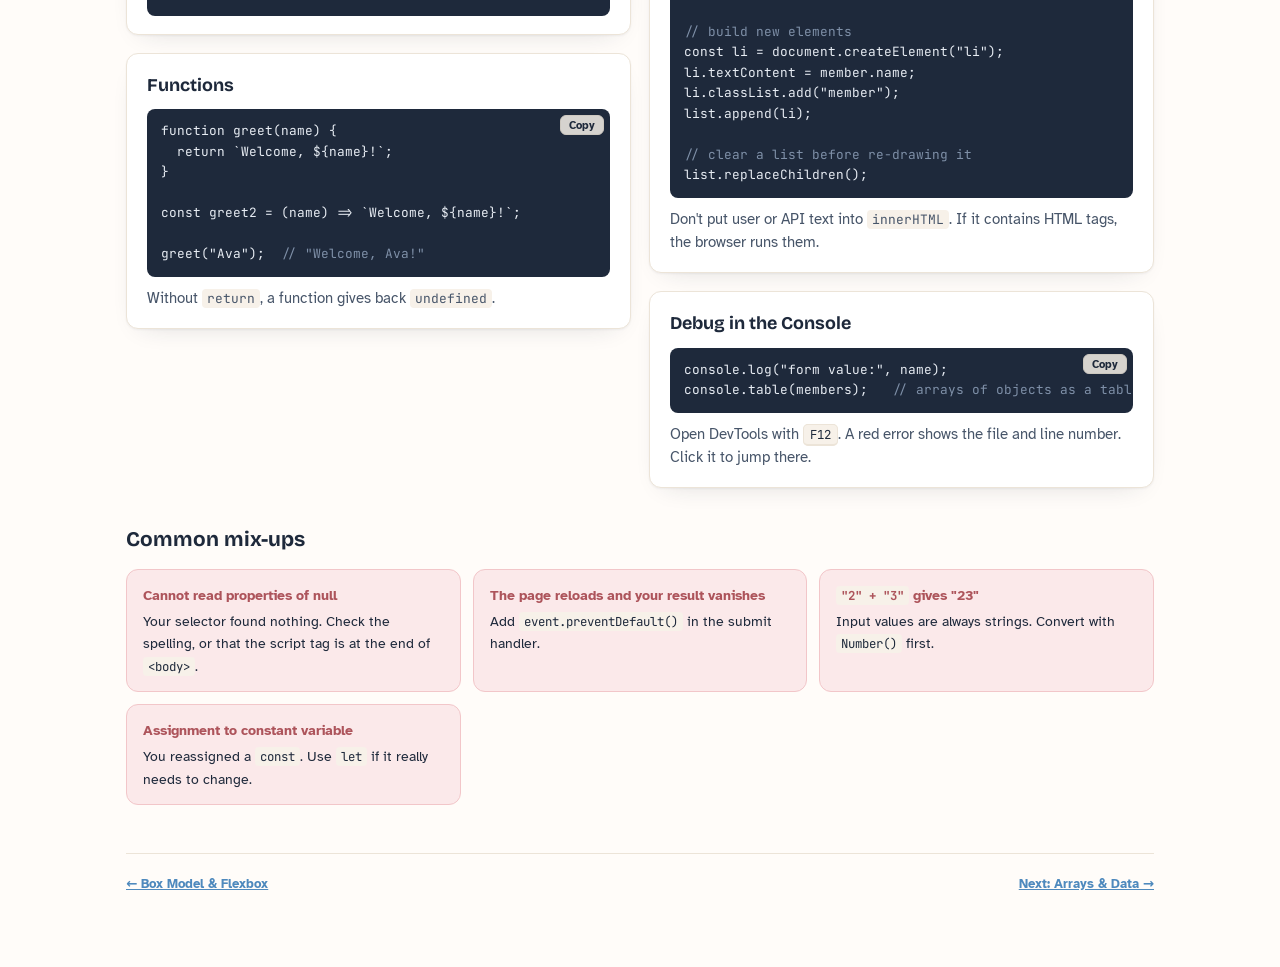
<file: js-basics.html>
<!doctype html>
<html lang="en">
<head>
<meta charset="utf-8">
<meta name="viewport" content="width=device-width, initial-scale=1, viewport-fit=cover">
<meta name="claude:viewport-fit-sides" content="cover">
<title>JavaScript &amp; DOM Card</title>
<link rel="stylesheet" href="https://fonts.googleapis.com/css2?family=Atkinson+Hyperlegible:wght@400;700&family=Bricolage+Grotesque:opsz,wght@12..96,700;12..96,800&family=JetBrains+Mono:wght@400;700&display=swap">
<link rel="stylesheet" href="styles.css">
</head>
<body>
<div class="wrap">
  <header class="topbar">
    <a class="brand" href="index.html"><img class="brand-logo" src="codex-logo.png" alt="CodeX"> Level 2 Reference Cards</a>
    <nav class="topnav" aria-label="Site"><a href="index.html">All cards</a><a href="links.html">Outside links</a></nav>
  </header>

  <div class="hero">
    <p class="eyebrow">Week 3 · Days 1–3</p>
    <h1>JavaScript &amp; the DOM</h1>
    <p class="lede">Store values, group them into objects, and change the page when the user does something.</p>
    <div class="syntax"><span><b>select</b> an element</span><span><b>listen</b> for an event</span><span><b>update</b> the page</span></div>
  </div>

  <div class="cards">
    <section class="rc">
      <h2>Variables</h2>
      <div class="code"><pre>const name = "Sam";     <span class="c">// can't be reassigned</span>
let count = 0;          <span class="c">// can change</span>
count = count + 1;</pre></div>
      <p>Start with <code>const</code>. Switch to <code>let</code> only when the value has to change. Avoid <code>var</code>.</p>
    </section>

    <section class="rc">
      <h2>Types</h2>
      <div class="tbl"><table>
        <thead><tr><th>Type</th><th>Example</th></tr></thead>
        <tbody>
          <tr><td>string</td><td><code>"hello"</code>, <code>`Hi ${name}`</code></td></tr>
          <tr><td>number</td><td><code>42</code>, <code>3.5</code></td></tr>
          <tr><td>boolean</td><td><code>true</code>, <code>false</code></td></tr>
          <tr><td>undefined</td><td>declared, never given a value</td></tr>
          <tr><td>null</td><td>"empty on purpose"</td></tr>
          <tr><td>array</td><td><code>["a", "b"]</code></td></tr>
          <tr><td>object</td><td><code>{ name: "Sam" }</code></td></tr>
        </tbody>
      </table></div>
      <p>Not sure what you have? <code>console.log(typeof x)</code></p>
    </section>

    <section class="rc">
      <h2>Operators</h2>
      <div class="code"><pre>5 + 2      <span class="c">// 7</span>
"5" + 2    <span class="c">// "52"  string wins!</span>
Number("5") + 2  <span class="c">// 7</span>
10 % 3     <span class="c">// 1  remainder</span>

3 === 3    <span class="c">// true  always use ===</span>
3 === "3"  <span class="c">// false different types</span>
3 !== 4    <span class="c">// true</span>

age &gt;= 13 &amp;&amp; hasPermission  <span class="c">// and</span>
isAdmin || isOwner          <span class="c">// or</span>
!isLoggedIn                 <span class="c">// not</span></pre></div>
    </section>

    <section class="rc">
      <h2>Objects</h2>
      <div class="code"><pre>const member = {
  name: "Ava",
  plots: 2,
  tools: ["trowel", "gloves"],
};

member.name           <span class="c">// "Ava"</span>
member["plots"]       <span class="c">// 2</span>
member.plots = 3;     <span class="c">// change</span>
member.email = "a@x"; <span class="c">// add</span>
member.tools[0]       <span class="c">// "trowel"</span></pre></div>
    </section>

    <section class="rc">
      <h2>Functions</h2>
      <div class="code"><pre>function greet(name) {
  return `Welcome, ${name}!`;
}

const greet2 = (name) =&gt; `Welcome, ${name}!`;

greet("Ava");  <span class="c">// "Welcome, Ava!"</span></pre></div>
      <p>Without <code>return</code>, a function gives back <code>undefined</code>.</p>
    </section>

    <section class="rc">
      <h2><code>this</code> <span class="when">Day 2</span></h2>
      <p>Inside a regular method, <code>this</code> is the object before the dot.</p>
      <div class="code"><pre>const plot = {
  crop: "beans",
  describe() {
    return `Growing ${this.crop}`;
  },
};
plot.describe();  <span class="c">// "Growing beans"</span></pre></div>
      <p>Arrow functions don't get their own <code>this</code>, so don't use them as object methods.</p>
    </section>

    <section class="rc">
      <h2>JSON round trip <span class="when">Day 2</span></h2>
      <p>JSON is text that looks like an object. APIs and localStorage both use it.</p>
      <div class="code"><pre>const text = JSON.stringify(member);
<span class="c">// '{"name":"Ava","plots":3,...}'</span>

const back = JSON.parse(text);
back.name  <span class="c">// "Ava"</span></pre></div>
      <p>In JSON, keys need double quotes and trailing commas aren't allowed.</p>
    </section>

    <section class="rc">
      <h2>Select elements</h2>
      <div class="code"><pre>const form = document.querySelector("#signup");
const title = document.querySelector("h1");
const cards = document.querySelectorAll(".card");</pre></div>
      <p>These use the same selectors as CSS: <code>#id</code>, <code>.class</code>, <code>tag</code>. If nothing matches, <code>querySelector</code> returns <code>null</code>.</p>
    </section>

    <section class="rc">
      <h2>Handle a form <span class="when">Day 3</span></h2>
      <div class="code"><pre>const form = document.querySelector("#signup");
const output = document.querySelector("#result");

form.addEventListener("submit", (event) =&gt; {
  event.preventDefault();  <span class="c">// stop the page reload</span>
  const name = form.elements.name.value.trim();
  output.textContent = `Thanks, ${name}!`;
  form.reset();
});</pre></div>
    </section>

    <section class="rc">
      <h2>Update the page safely</h2>
      <div class="code"><pre><span class="c">// text from users or APIs: textContent</span>
el.textContent = userInput;

<span class="c">// build new elements</span>
const li = document.createElement("li");
li.textContent = member.name;
li.classList.add("member");
list.append(li);

<span class="c">// clear a list before re-drawing it</span>
list.replaceChildren();</pre></div>
      <p>Don't put user or API text into <code>innerHTML</code>. If it contains HTML tags, the browser runs them.</p>
    </section>

    <section class="rc">
      <h2>Debug in the Console</h2>
      <div class="code"><pre>console.log("form value:", name);
console.table(members);   <span class="c">// arrays of objects as a table</span></pre></div>
      <p>Open DevTools with <kbd>F12</kbd>. A red error shows the file and line number. Click it to jump there.</p>
    </section>
  </div>

  <section class="pitfalls">
    <h2>Common mix-ups</h2>
    <div class="pit-grid">
      <div class="pit"><p class="bad">Cannot read properties of null</p><p class="fix">Your selector found nothing. Check the spelling, or that the script tag is at the end of <code>&lt;body&gt;</code>.</p></div>
      <div class="pit"><p class="bad">The page reloads and your result vanishes</p><p class="fix">Add <code>event.preventDefault()</code> in the submit handler.</p></div>
      <div class="pit"><p class="bad"><code>"2" + "3"</code> gives "23"</p><p class="fix">Input values are always strings. Convert with <code>Number()</code> first.</p></div>
      <div class="pit"><p class="bad">Assignment to constant variable</p><p class="fix">You reassigned a <code>const</code>. Use <code>let</code> if it really needs to change.</p></div>
    </div>
  </section>

  <footer><a href="css-layout.html">← Box Model &amp; Flexbox</a><a href="arrays.html">Next: Arrays &amp; Data →</a></footer>
</div>
<script src="app.js"></script>
</body>
</html>
</file>
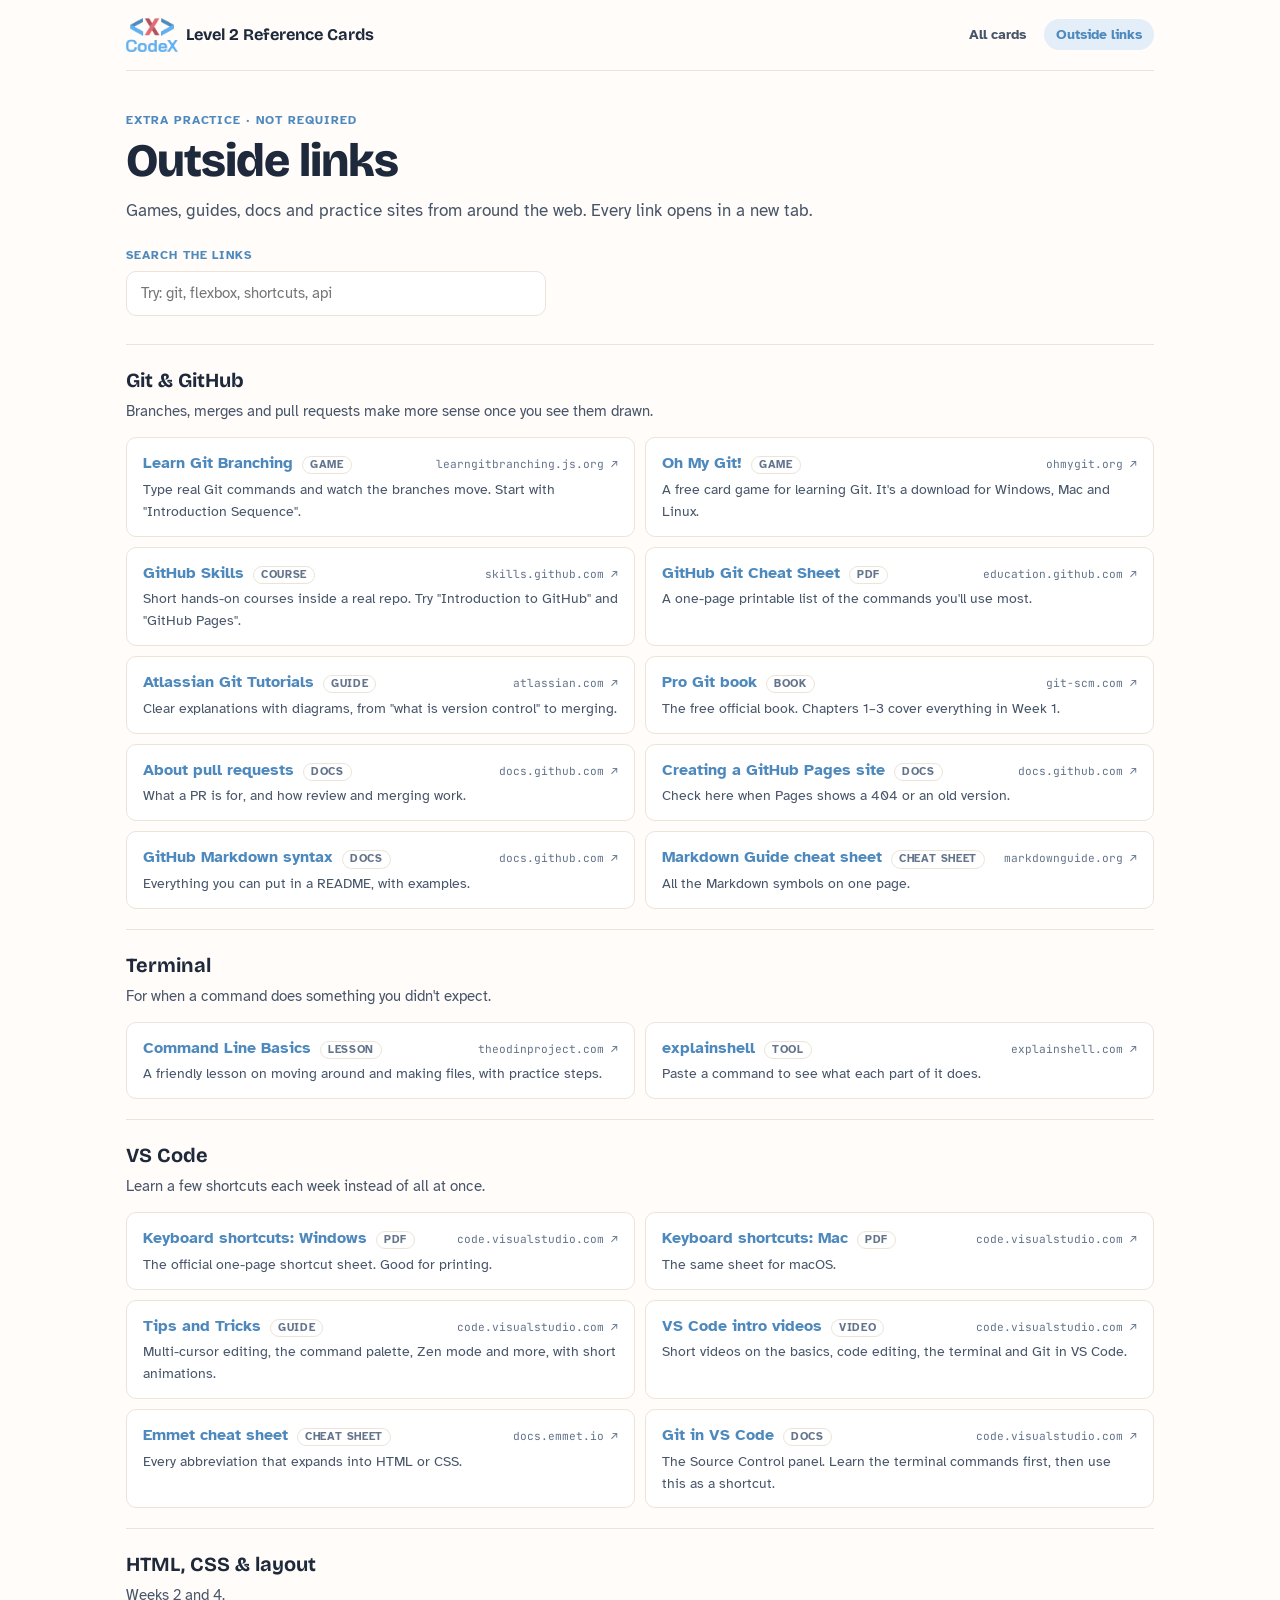
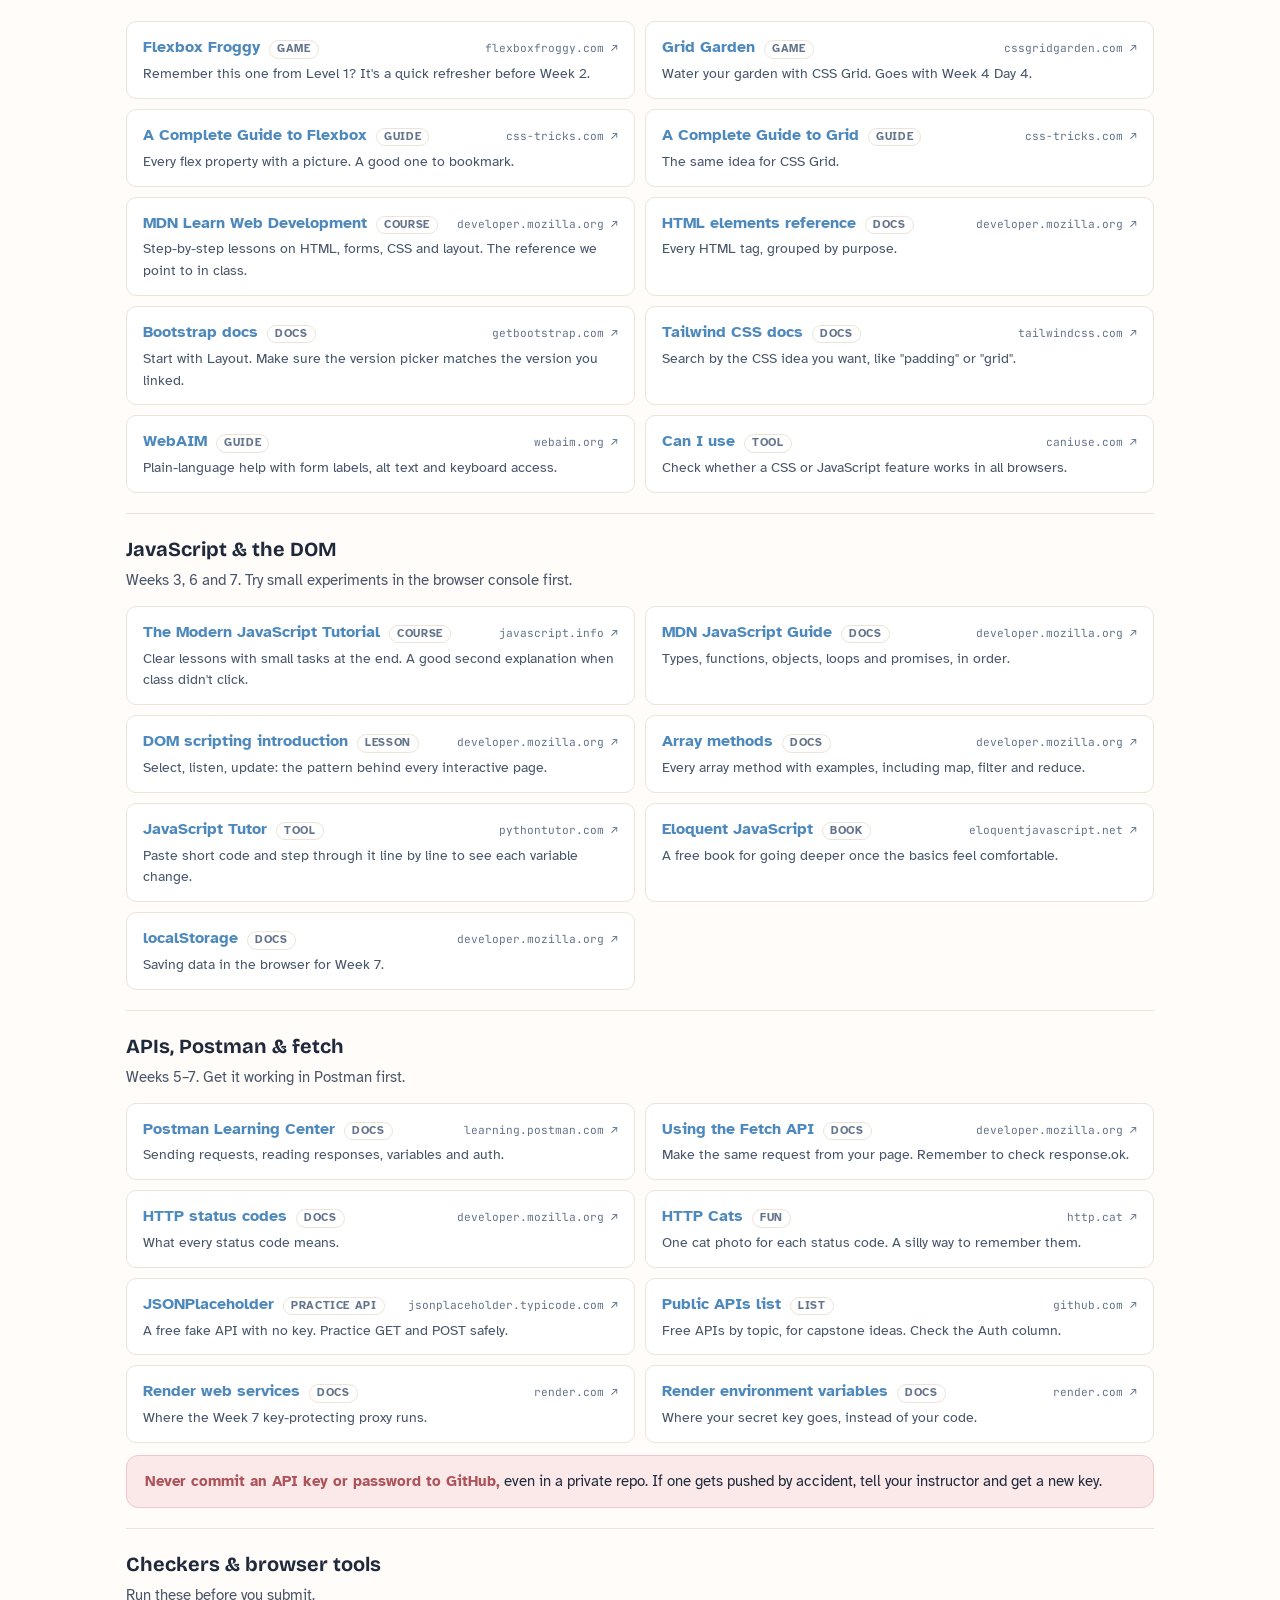
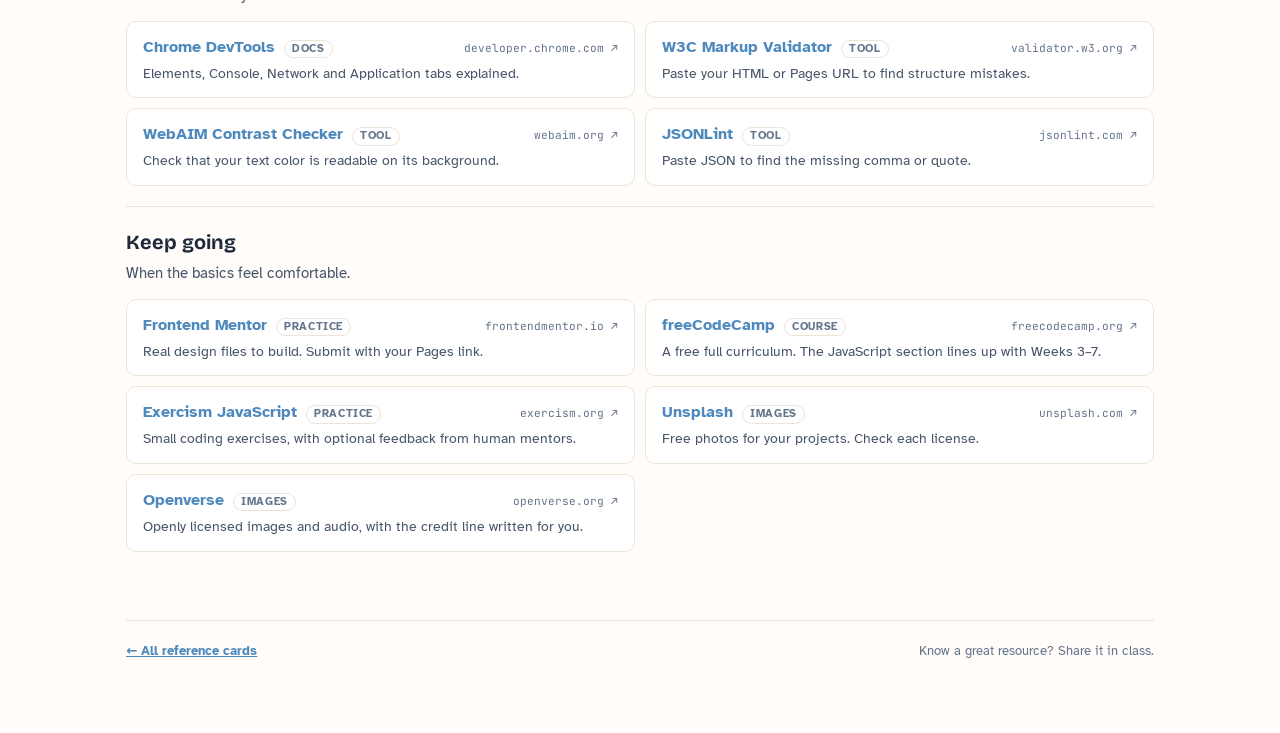
<file: links.html>
<!doctype html>
<html lang="en">
<head>
<meta charset="utf-8">
<meta name="viewport" content="width=device-width, initial-scale=1, viewport-fit=cover">
<meta name="claude:viewport-fit-sides" content="cover">
<title>Level 2 Outside Links</title>
<link rel="stylesheet" href="https://fonts.googleapis.com/css2?family=Atkinson+Hyperlegible:wght@400;700&family=Bricolage+Grotesque:opsz,wght@12..96,700;12..96,800&family=JetBrains+Mono:wght@400;700&display=swap">
<link rel="stylesheet" href="styles.css">
</head>
<body>
<div class="wrap">
  <header class="topbar">
    <a class="brand" href="index.html"><img class="brand-logo" src="codex-logo.png" alt="CodeX"> Level 2 Reference Cards</a>
    <nav class="topnav" aria-label="Site"><a href="index.html">All cards</a><a href="links.html" aria-current="page">Outside links</a></nav>
  </header>

  <div class="hero">
    <p class="eyebrow">Extra practice · Not required</p>
    <h1>Outside links</h1>
    <p class="lede">Games, guides, docs and practice sites from around the web. Every link opens in a new tab.</p>
    <label for="q" class="eyebrow" style="display:block;margin:22px 0 0">Search the links</label>
    <input id="q" class="search" type="search" placeholder="Try: git, flexbox, shortcuts, api" style="margin-top:6px">
  </div>

  <section class="link-group">
    <h2>Git &amp; GitHub</h2>
    <p>Branches, merges and pull requests make more sense once you see them drawn.</p>
    <div class="links">
      <a class="lk" href="https://learngitbranching.js.org/" target="_blank" rel="noopener"><div class="lk-top"><span class="lk-name">Learn Git Branching <span class="lk-kind">game</span></span><span class="lk-host">learngitbranching.js.org ↗</span></div><p class="lk-desc">Type real Git commands and watch the branches move. Start with "Introduction Sequence".</p></a>
      <a class="lk" href="https://ohmygit.org/" target="_blank" rel="noopener"><div class="lk-top"><span class="lk-name">Oh My Git! <span class="lk-kind">game</span></span><span class="lk-host">ohmygit.org ↗</span></div><p class="lk-desc">A free card game for learning Git. It's a download for Windows, Mac and Linux.</p></a>
      <a class="lk" href="https://skills.github.com/" target="_blank" rel="noopener"><div class="lk-top"><span class="lk-name">GitHub Skills <span class="lk-kind">course</span></span><span class="lk-host">skills.github.com ↗</span></div><p class="lk-desc">Short hands-on courses inside a real repo. Try "Introduction to GitHub" and "GitHub Pages".</p></a>
      <a class="lk" href="https://education.github.com/git-cheat-sheet-education.pdf" target="_blank" rel="noopener"><div class="lk-top"><span class="lk-name">GitHub Git Cheat Sheet <span class="lk-kind">pdf</span></span><span class="lk-host">education.github.com ↗</span></div><p class="lk-desc">A one-page printable list of the commands you'll use most.</p></a>
      <a class="lk" href="https://www.atlassian.com/git/tutorials" target="_blank" rel="noopener"><div class="lk-top"><span class="lk-name">Atlassian Git Tutorials <span class="lk-kind">guide</span></span><span class="lk-host">atlassian.com ↗</span></div><p class="lk-desc">Clear explanations with diagrams, from "what is version control" to merging.</p></a>
      <a class="lk" href="https://git-scm.com/book/en/v2" target="_blank" rel="noopener"><div class="lk-top"><span class="lk-name">Pro Git book <span class="lk-kind">book</span></span><span class="lk-host">git-scm.com ↗</span></div><p class="lk-desc">The free official book. Chapters 1–3 cover everything in Week 1.</p></a>
      <a class="lk" href="https://docs.github.com/en/pull-requests/collaborating-with-pull-requests/proposing-changes-to-your-work-with-pull-requests/about-pull-requests" target="_blank" rel="noopener"><div class="lk-top"><span class="lk-name">About pull requests <span class="lk-kind">docs</span></span><span class="lk-host">docs.github.com ↗</span></div><p class="lk-desc">What a PR is for, and how review and merging work.</p></a>
      <a class="lk" href="https://docs.github.com/en/pages/getting-started-with-github-pages/creating-a-github-pages-site" target="_blank" rel="noopener"><div class="lk-top"><span class="lk-name">Creating a GitHub Pages site <span class="lk-kind">docs</span></span><span class="lk-host">docs.github.com ↗</span></div><p class="lk-desc">Check here when Pages shows a 404 or an old version.</p></a>
      <a class="lk" href="https://docs.github.com/en/get-started/writing-on-github/getting-started-with-writing-and-formatting-on-github/basic-writing-and-formatting-syntax" target="_blank" rel="noopener"><div class="lk-top"><span class="lk-name">GitHub Markdown syntax <span class="lk-kind">docs</span></span><span class="lk-host">docs.github.com ↗</span></div><p class="lk-desc">Everything you can put in a README, with examples.</p></a>
      <a class="lk" href="https://www.markdownguide.org/cheat-sheet/" target="_blank" rel="noopener"><div class="lk-top"><span class="lk-name">Markdown Guide cheat sheet <span class="lk-kind">cheat sheet</span></span><span class="lk-host">markdownguide.org ↗</span></div><p class="lk-desc">All the Markdown symbols on one page.</p></a>
    </div>
  </section>

  <section class="link-group">
    <h2>Terminal</h2>
    <p>For when a command does something you didn't expect.</p>
    <div class="links">
      <a class="lk" href="https://www.theodinproject.com/lessons/foundations-command-line-basics" target="_blank" rel="noopener"><div class="lk-top"><span class="lk-name">Command Line Basics <span class="lk-kind">lesson</span></span><span class="lk-host">theodinproject.com ↗</span></div><p class="lk-desc">A friendly lesson on moving around and making files, with practice steps.</p></a>
      <a class="lk" href="https://explainshell.com/" target="_blank" rel="noopener"><div class="lk-top"><span class="lk-name">explainshell <span class="lk-kind">tool</span></span><span class="lk-host">explainshell.com ↗</span></div><p class="lk-desc">Paste a command to see what each part of it does.</p></a>
    </div>
  </section>

  <section class="link-group">
    <h2>VS Code</h2>
    <p>Learn a few shortcuts each week instead of all at once.</p>
    <div class="links">
      <a class="lk" href="https://code.visualstudio.com/shortcuts/keyboard-shortcuts-windows.pdf" target="_blank" rel="noopener"><div class="lk-top"><span class="lk-name">Keyboard shortcuts: Windows <span class="lk-kind">pdf</span></span><span class="lk-host">code.visualstudio.com ↗</span></div><p class="lk-desc">The official one-page shortcut sheet. Good for printing.</p></a>
      <a class="lk" href="https://code.visualstudio.com/shortcuts/keyboard-shortcuts-macos.pdf" target="_blank" rel="noopener"><div class="lk-top"><span class="lk-name">Keyboard shortcuts: Mac <span class="lk-kind">pdf</span></span><span class="lk-host">code.visualstudio.com ↗</span></div><p class="lk-desc">The same sheet for macOS.</p></a>
      <a class="lk" href="https://code.visualstudio.com/docs/getstarted/tips-and-tricks" target="_blank" rel="noopener"><div class="lk-top"><span class="lk-name">Tips and Tricks <span class="lk-kind">guide</span></span><span class="lk-host">code.visualstudio.com ↗</span></div><p class="lk-desc">Multi-cursor editing, the command palette, Zen mode and more, with short animations.</p></a>
      <a class="lk" href="https://code.visualstudio.com/docs/getstarted/introvideos" target="_blank" rel="noopener"><div class="lk-top"><span class="lk-name">VS Code intro videos <span class="lk-kind">video</span></span><span class="lk-host">code.visualstudio.com ↗</span></div><p class="lk-desc">Short videos on the basics, code editing, the terminal and Git in VS Code.</p></a>
      <a class="lk" href="https://docs.emmet.io/cheat-sheet/" target="_blank" rel="noopener"><div class="lk-top"><span class="lk-name">Emmet cheat sheet <span class="lk-kind">cheat sheet</span></span><span class="lk-host">docs.emmet.io ↗</span></div><p class="lk-desc">Every abbreviation that expands into HTML or CSS.</p></a>
      <a class="lk" href="https://code.visualstudio.com/docs/sourcecontrol/overview" target="_blank" rel="noopener"><div class="lk-top"><span class="lk-name">Git in VS Code <span class="lk-kind">docs</span></span><span class="lk-host">code.visualstudio.com ↗</span></div><p class="lk-desc">The Source Control panel. Learn the terminal commands first, then use this as a shortcut.</p></a>
    </div>
  </section>

  <section class="link-group">
    <h2>HTML, CSS &amp; layout</h2>
    <p>Weeks 2 and 4.</p>
    <div class="links">
      <a class="lk" href="https://flexboxfroggy.com/" target="_blank" rel="noopener"><div class="lk-top"><span class="lk-name">Flexbox Froggy <span class="lk-kind">game</span></span><span class="lk-host">flexboxfroggy.com ↗</span></div><p class="lk-desc">Remember this one from Level 1? It's a quick refresher before Week 2.</p></a>
      <a class="lk" href="https://cssgridgarden.com/" target="_blank" rel="noopener"><div class="lk-top"><span class="lk-name">Grid Garden <span class="lk-kind">game</span></span><span class="lk-host">cssgridgarden.com ↗</span></div><p class="lk-desc">Water your garden with CSS Grid. Goes with Week 4 Day 4.</p></a>
      <a class="lk" href="https://css-tricks.com/snippets/css/a-guide-to-flexbox/" target="_blank" rel="noopener"><div class="lk-top"><span class="lk-name">A Complete Guide to Flexbox <span class="lk-kind">guide</span></span><span class="lk-host">css-tricks.com ↗</span></div><p class="lk-desc">Every flex property with a picture. A good one to bookmark.</p></a>
      <a class="lk" href="https://css-tricks.com/snippets/css/complete-guide-grid/" target="_blank" rel="noopener"><div class="lk-top"><span class="lk-name">A Complete Guide to Grid <span class="lk-kind">guide</span></span><span class="lk-host">css-tricks.com ↗</span></div><p class="lk-desc">The same idea for CSS Grid.</p></a>
      <a class="lk" href="https://developer.mozilla.org/en-US/docs/Learn_web_development" target="_blank" rel="noopener"><div class="lk-top"><span class="lk-name">MDN Learn Web Development <span class="lk-kind">course</span></span><span class="lk-host">developer.mozilla.org ↗</span></div><p class="lk-desc">Step-by-step lessons on HTML, forms, CSS and layout. The reference we point to in class.</p></a>
      <a class="lk" href="https://developer.mozilla.org/en-US/docs/Web/HTML/Element" target="_blank" rel="noopener"><div class="lk-top"><span class="lk-name">HTML elements reference <span class="lk-kind">docs</span></span><span class="lk-host">developer.mozilla.org ↗</span></div><p class="lk-desc">Every HTML tag, grouped by purpose.</p></a>
      <a class="lk" href="https://getbootstrap.com/docs/" target="_blank" rel="noopener"><div class="lk-top"><span class="lk-name">Bootstrap docs <span class="lk-kind">docs</span></span><span class="lk-host">getbootstrap.com ↗</span></div><p class="lk-desc">Start with Layout. Make sure the version picker matches the version you linked.</p></a>
      <a class="lk" href="https://tailwindcss.com/docs/" target="_blank" rel="noopener"><div class="lk-top"><span class="lk-name">Tailwind CSS docs <span class="lk-kind">docs</span></span><span class="lk-host">tailwindcss.com ↗</span></div><p class="lk-desc">Search by the CSS idea you want, like "padding" or "grid".</p></a>
      <a class="lk" href="https://webaim.org/" target="_blank" rel="noopener"><div class="lk-top"><span class="lk-name">WebAIM <span class="lk-kind">guide</span></span><span class="lk-host">webaim.org ↗</span></div><p class="lk-desc">Plain-language help with form labels, alt text and keyboard access.</p></a>
      <a class="lk" href="https://caniuse.com/" target="_blank" rel="noopener"><div class="lk-top"><span class="lk-name">Can I use <span class="lk-kind">tool</span></span><span class="lk-host">caniuse.com ↗</span></div><p class="lk-desc">Check whether a CSS or JavaScript feature works in all browsers.</p></a>
    </div>
  </section>

  <section class="link-group">
    <h2>JavaScript &amp; the DOM</h2>
    <p>Weeks 3, 6 and 7. Try small experiments in the browser console first.</p>
    <div class="links">
      <a class="lk" href="https://javascript.info/" target="_blank" rel="noopener"><div class="lk-top"><span class="lk-name">The Modern JavaScript Tutorial <span class="lk-kind">course</span></span><span class="lk-host">javascript.info ↗</span></div><p class="lk-desc">Clear lessons with small tasks at the end. A good second explanation when class didn't click.</p></a>
      <a class="lk" href="https://developer.mozilla.org/en-US/docs/Web/JavaScript/Guide" target="_blank" rel="noopener"><div class="lk-top"><span class="lk-name">MDN JavaScript Guide <span class="lk-kind">docs</span></span><span class="lk-host">developer.mozilla.org ↗</span></div><p class="lk-desc">Types, functions, objects, loops and promises, in order.</p></a>
      <a class="lk" href="https://developer.mozilla.org/en-US/docs/Learn_web_development/Core/Scripting/DOM_scripting" target="_blank" rel="noopener"><div class="lk-top"><span class="lk-name">DOM scripting introduction <span class="lk-kind">lesson</span></span><span class="lk-host">developer.mozilla.org ↗</span></div><p class="lk-desc">Select, listen, update: the pattern behind every interactive page.</p></a>
      <a class="lk" href="https://developer.mozilla.org/en-US/docs/Web/JavaScript/Reference/Global_Objects/Array" target="_blank" rel="noopener"><div class="lk-top"><span class="lk-name">Array methods <span class="lk-kind">docs</span></span><span class="lk-host">developer.mozilla.org ↗</span></div><p class="lk-desc">Every array method with examples, including map, filter and reduce.</p></a>
      <a class="lk" href="https://pythontutor.com/javascript.html" target="_blank" rel="noopener"><div class="lk-top"><span class="lk-name">JavaScript Tutor <span class="lk-kind">tool</span></span><span class="lk-host">pythontutor.com ↗</span></div><p class="lk-desc">Paste short code and step through it line by line to see each variable change.</p></a>
      <a class="lk" href="https://eloquentjavascript.net/" target="_blank" rel="noopener"><div class="lk-top"><span class="lk-name">Eloquent JavaScript <span class="lk-kind">book</span></span><span class="lk-host">eloquentjavascript.net ↗</span></div><p class="lk-desc">A free book for going deeper once the basics feel comfortable.</p></a>
      <a class="lk" href="https://developer.mozilla.org/en-US/docs/Web/API/Web_Storage_API" target="_blank" rel="noopener"><div class="lk-top"><span class="lk-name">localStorage <span class="lk-kind">docs</span></span><span class="lk-host">developer.mozilla.org ↗</span></div><p class="lk-desc">Saving data in the browser for Week 7.</p></a>
    </div>
  </section>

  <section class="link-group">
    <h2>APIs, Postman &amp; fetch</h2>
    <p>Weeks 5–7. Get it working in Postman first.</p>
    <div class="links">
      <a class="lk" href="https://learning.postman.com/docs/introduction/overview/" target="_blank" rel="noopener"><div class="lk-top"><span class="lk-name">Postman Learning Center <span class="lk-kind">docs</span></span><span class="lk-host">learning.postman.com ↗</span></div><p class="lk-desc">Sending requests, reading responses, variables and auth.</p></a>
      <a class="lk" href="https://developer.mozilla.org/en-US/docs/Web/API/Fetch_API/Using_Fetch" target="_blank" rel="noopener"><div class="lk-top"><span class="lk-name">Using the Fetch API <span class="lk-kind">docs</span></span><span class="lk-host">developer.mozilla.org ↗</span></div><p class="lk-desc">Make the same request from your page. Remember to check response.ok.</p></a>
      <a class="lk" href="https://developer.mozilla.org/en-US/docs/Web/HTTP/Status" target="_blank" rel="noopener"><div class="lk-top"><span class="lk-name">HTTP status codes <span class="lk-kind">docs</span></span><span class="lk-host">developer.mozilla.org ↗</span></div><p class="lk-desc">What every status code means.</p></a>
      <a class="lk" href="https://http.cat/" target="_blank" rel="noopener"><div class="lk-top"><span class="lk-name">HTTP Cats <span class="lk-kind">fun</span></span><span class="lk-host">http.cat ↗</span></div><p class="lk-desc">One cat photo for each status code. A silly way to remember them.</p></a>
      <a class="lk" href="https://jsonplaceholder.typicode.com/" target="_blank" rel="noopener"><div class="lk-top"><span class="lk-name">JSONPlaceholder <span class="lk-kind">practice API</span></span><span class="lk-host">jsonplaceholder.typicode.com ↗</span></div><p class="lk-desc">A free fake API with no key. Practice GET and POST safely.</p></a>
      <a class="lk" href="https://github.com/public-apis/public-apis" target="_blank" rel="noopener"><div class="lk-top"><span class="lk-name">Public APIs list <span class="lk-kind">list</span></span><span class="lk-host">github.com ↗</span></div><p class="lk-desc">Free APIs by topic, for capstone ideas. Check the Auth column.</p></a>
      <a class="lk" href="https://render.com/docs/web-services" target="_blank" rel="noopener"><div class="lk-top"><span class="lk-name">Render web services <span class="lk-kind">docs</span></span><span class="lk-host">render.com ↗</span></div><p class="lk-desc">Where the Week 7 key-protecting proxy runs.</p></a>
      <a class="lk" href="https://render.com/docs/configure-environment-variables" target="_blank" rel="noopener"><div class="lk-top"><span class="lk-name">Render environment variables <span class="lk-kind">docs</span></span><span class="lk-host">render.com ↗</span></div><p class="lk-desc">Where your secret key goes, instead of your code.</p></a>
    </div>
    <div class="note"><strong>Never commit an API key or password to GitHub,</strong> even in a private repo. If one gets pushed by accident, tell your instructor and get a new key.</div>
  </section>

  <section class="link-group">
    <h2>Checkers &amp; browser tools</h2>
    <p>Run these before you submit.</p>
    <div class="links">
      <a class="lk" href="https://developer.chrome.com/docs/devtools/overview" target="_blank" rel="noopener"><div class="lk-top"><span class="lk-name">Chrome DevTools <span class="lk-kind">docs</span></span><span class="lk-host">developer.chrome.com ↗</span></div><p class="lk-desc">Elements, Console, Network and Application tabs explained.</p></a>
      <a class="lk" href="https://validator.w3.org/" target="_blank" rel="noopener"><div class="lk-top"><span class="lk-name">W3C Markup Validator <span class="lk-kind">tool</span></span><span class="lk-host">validator.w3.org ↗</span></div><p class="lk-desc">Paste your HTML or Pages URL to find structure mistakes.</p></a>
      <a class="lk" href="https://webaim.org/resources/contrastchecker/" target="_blank" rel="noopener"><div class="lk-top"><span class="lk-name">WebAIM Contrast Checker <span class="lk-kind">tool</span></span><span class="lk-host">webaim.org ↗</span></div><p class="lk-desc">Check that your text color is readable on its background.</p></a>
      <a class="lk" href="https://jsonlint.com/" target="_blank" rel="noopener"><div class="lk-top"><span class="lk-name">JSONLint <span class="lk-kind">tool</span></span><span class="lk-host">jsonlint.com ↗</span></div><p class="lk-desc">Paste JSON to find the missing comma or quote.</p></a>
    </div>
  </section>

  <section class="link-group">
    <h2>Keep going</h2>
    <p>When the basics feel comfortable.</p>
    <div class="links">
      <a class="lk" href="https://www.frontendmentor.io/" target="_blank" rel="noopener"><div class="lk-top"><span class="lk-name">Frontend Mentor <span class="lk-kind">practice</span></span><span class="lk-host">frontendmentor.io ↗</span></div><p class="lk-desc">Real design files to build. Submit with your Pages link.</p></a>
      <a class="lk" href="https://www.freecodecamp.org/" target="_blank" rel="noopener"><div class="lk-top"><span class="lk-name">freeCodeCamp <span class="lk-kind">course</span></span><span class="lk-host">freecodecamp.org ↗</span></div><p class="lk-desc">A free full curriculum. The JavaScript section lines up with Weeks 3–7.</p></a>
      <a class="lk" href="https://exercism.org/tracks/javascript" target="_blank" rel="noopener"><div class="lk-top"><span class="lk-name">Exercism JavaScript <span class="lk-kind">practice</span></span><span class="lk-host">exercism.org ↗</span></div><p class="lk-desc">Small coding exercises, with optional feedback from human mentors.</p></a>
      <a class="lk" href="https://unsplash.com/" target="_blank" rel="noopener"><div class="lk-top"><span class="lk-name">Unsplash <span class="lk-kind">images</span></span><span class="lk-host">unsplash.com ↗</span></div><p class="lk-desc">Free photos for your projects. Check each license.</p></a>
      <a class="lk" href="https://openverse.org/" target="_blank" rel="noopener"><div class="lk-top"><span class="lk-name">Openverse <span class="lk-kind">images</span></span><span class="lk-host">openverse.org ↗</span></div><p class="lk-desc">Openly licensed images and audio, with the credit line written for you.</p></a>
    </div>
  </section>

  <p class="empty" id="none" hidden>No links match that search. Try a shorter word.</p>

  <footer><a href="index.html">← All reference cards</a><span>Know a great resource? Share it in class.</span></footer>
</div>
<script>
  const q = document.getElementById("q");
  const groups = document.querySelectorAll(".link-group");
  const none = document.getElementById("none");
  q.addEventListener("input", () => {
    const term = q.value.trim().toLowerCase();
    let shown = 0;
    groups.forEach((g) => {
      const groupMatch = g.querySelector("h2").textContent.toLowerCase().includes(term);
      let inGroup = 0;
      g.querySelectorAll(".lk").forEach((lk) => {
        const hit = !term || groupMatch || lk.textContent.toLowerCase().includes(term);
        lk.hidden = !hit;
        if (hit) inGroup++;
      });
      g.hidden = inGroup === 0;
      shown += inGroup;
    });
    none.hidden = shown > 0;
  });
</script>
</body>
</html>
</file>
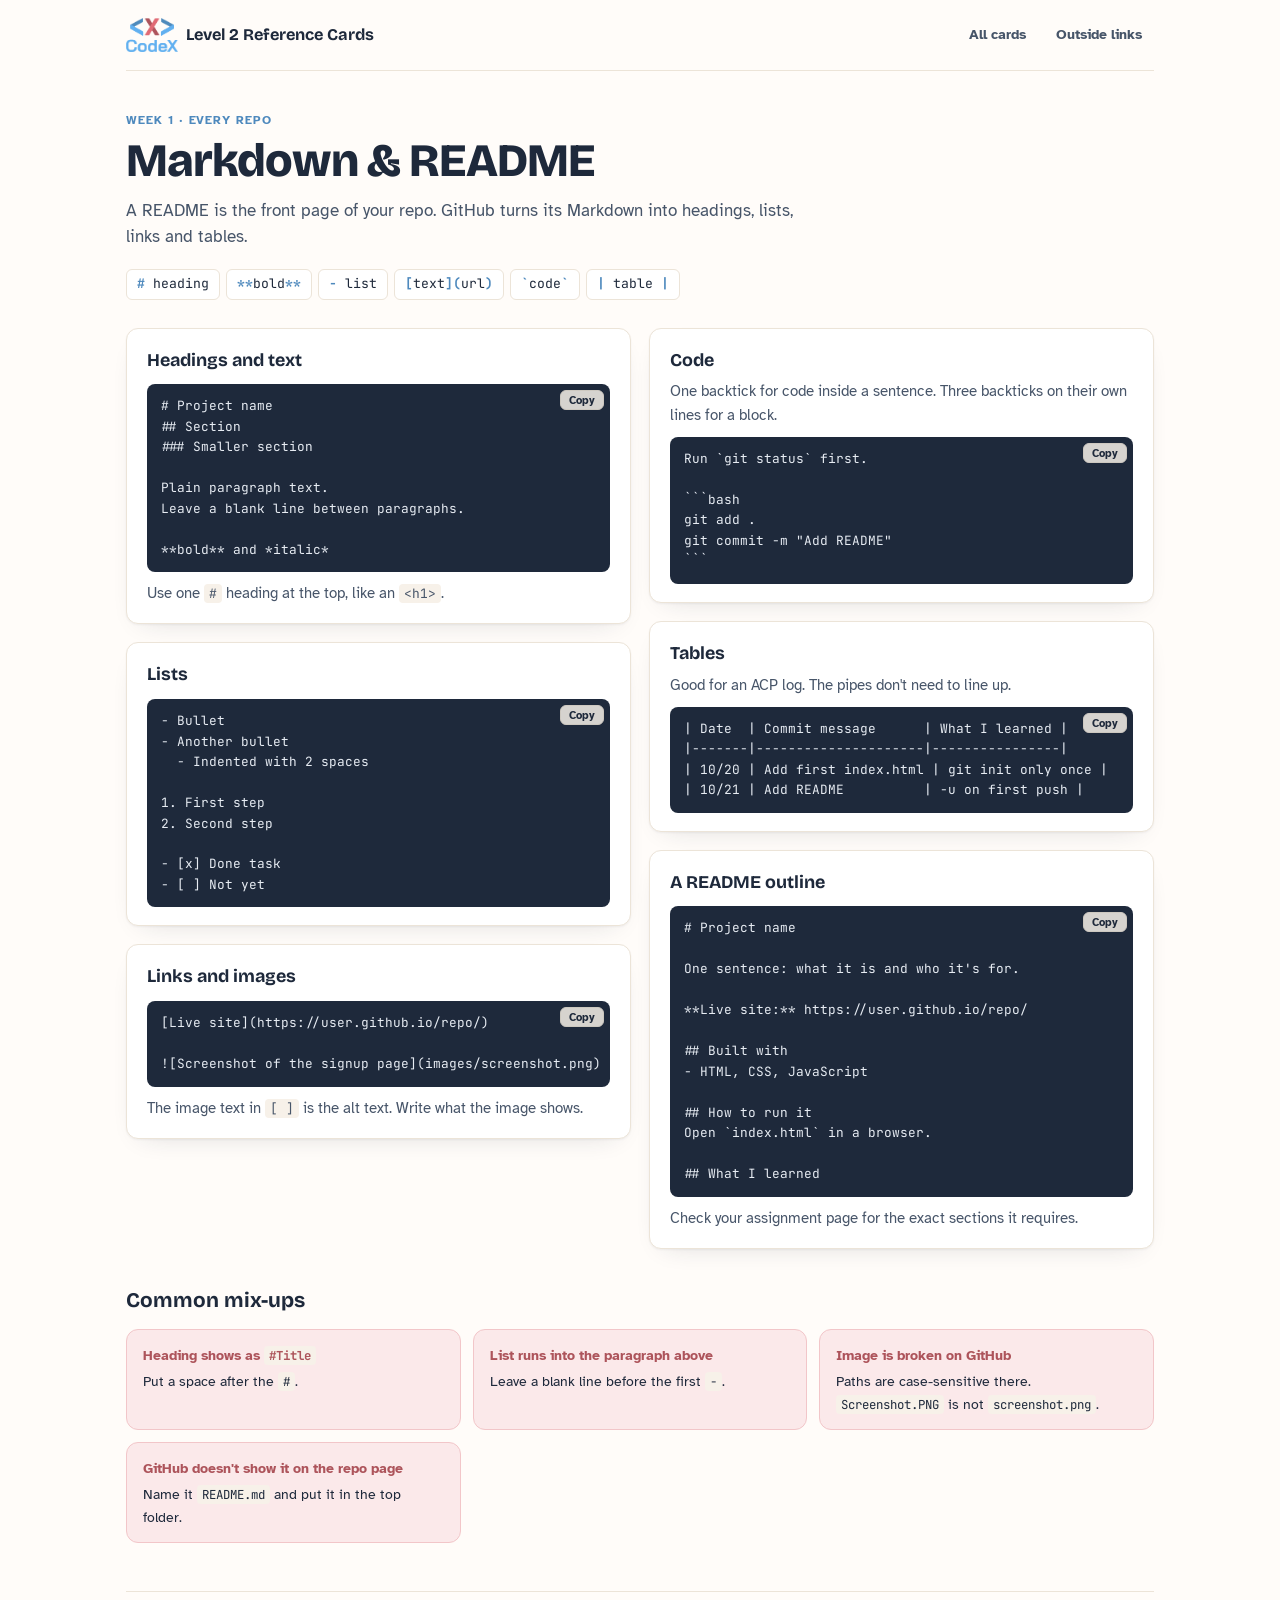
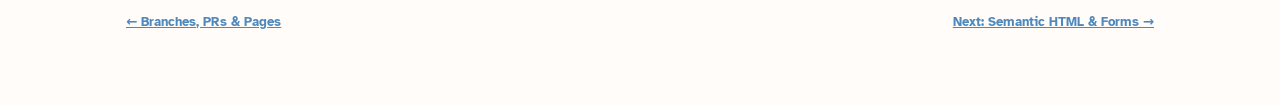
<file: markdown.html>
<!doctype html>
<html lang="en">
<head>
<meta charset="utf-8">
<meta name="viewport" content="width=device-width, initial-scale=1, viewport-fit=cover">
<meta name="claude:viewport-fit-sides" content="cover">
<title>Markdown &amp; README Card</title>
<link rel="stylesheet" href="https://fonts.googleapis.com/css2?family=Atkinson+Hyperlegible:wght@400;700&family=Bricolage+Grotesque:opsz,wght@12..96,700;12..96,800&family=JetBrains+Mono:wght@400;700&display=swap">
<link rel="stylesheet" href="styles.css">
</head>
<body>
<div class="wrap">
  <header class="topbar">
    <a class="brand" href="index.html"><img class="brand-logo" src="codex-logo.png" alt="CodeX"> Level 2 Reference Cards</a>
    <nav class="topnav" aria-label="Site"><a href="index.html">All cards</a><a href="links.html">Outside links</a></nav>
  </header>

  <div class="hero">
    <p class="eyebrow">Week 1 · Every repo</p>
    <h1>Markdown &amp; README</h1>
    <p class="lede">A README is the front page of your repo. GitHub turns its Markdown into headings, lists, links and tables.</p>
    <div class="syntax"><span><b>#</b> heading</span><span><b>**</b>bold<b>**</b></span><span><b>-</b> list</span><span><b>[</b>text<b>](</b>url<b>)</b></span><span><b>`</b>code<b>`</b></span><span><b>|</b> table <b>|</b></span></div>
  </div>

  <div class="cards">
    <section class="rc">
      <h2>Headings and text</h2>
      <div class="code"><pre># Project name
## Section
### Smaller section

Plain paragraph text.
Leave a blank line between paragraphs.

**bold** and *italic*</pre></div>
      <p>Use one <code>#</code> heading at the top, like an <code>&lt;h1&gt;</code>.</p>
    </section>

    <section class="rc">
      <h2>Lists</h2>
      <div class="code"><pre>- Bullet
- Another bullet
  - Indented with 2 spaces

1. First step
2. Second step

- [x] Done task
- [ ] Not yet</pre></div>
    </section>

    <section class="rc">
      <h2>Links and images</h2>
      <div class="code"><pre>[Live site](https://user.github.io/repo/)

![Screenshot of the signup page](images/screenshot.png)</pre></div>
      <p>The image text in <code>[ ]</code> is the alt text. Write what the image shows.</p>
    </section>

    <section class="rc">
      <h2>Code</h2>
      <p>One backtick for code inside a sentence. Three backticks on their own lines for a block.</p>
      <div class="code"><pre>Run `git status` first.

```bash
git add .
git commit -m "Add README"
```</pre></div>
    </section>

    <section class="rc">
      <h2>Tables</h2>
      <p>Good for an ACP log. The pipes don't need to line up.</p>
      <div class="code"><pre>| Date  | Commit message      | What I learned |
|-------|---------------------|----------------|
| 10/20 | Add first index.html | git init only once |
| 10/21 | Add README          | -u on first push |</pre></div>
    </section>

    <section class="rc">
      <h2>A README outline</h2>
      <div class="code"><pre># Project name

One sentence: what it is and who it's for.

**Live site:** https://user.github.io/repo/

## Built with
- HTML, CSS, JavaScript

## How to run it
Open `index.html` in a browser.

## What I learned</pre></div>
      <p>Check your assignment page for the exact sections it requires.</p>
    </section>
  </div>

  <section class="pitfalls">
    <h2>Common mix-ups</h2>
    <div class="pit-grid">
      <div class="pit"><p class="bad">Heading shows as <code>#Title</code></p><p class="fix">Put a space after the <code>#</code>.</p></div>
      <div class="pit"><p class="bad">List runs into the paragraph above</p><p class="fix">Leave a blank line before the first <code>-</code>.</p></div>
      <div class="pit"><p class="bad">Image is broken on GitHub</p><p class="fix">Paths are case-sensitive there. <code>Screenshot.PNG</code> is not <code>screenshot.png</code>.</p></div>
      <div class="pit"><p class="bad">GitHub doesn't show it on the repo page</p><p class="fix">Name it <code>README.md</code> and put it in the top folder.</p></div>
    </div>
  </section>

  <footer><a href="branches-prs.html">← Branches, PRs &amp; Pages</a><a href="semantic-html.html">Next: Semantic HTML &amp; Forms →</a></footer>
</div>
<script src="app.js"></script>
</body>
</html>
</file>
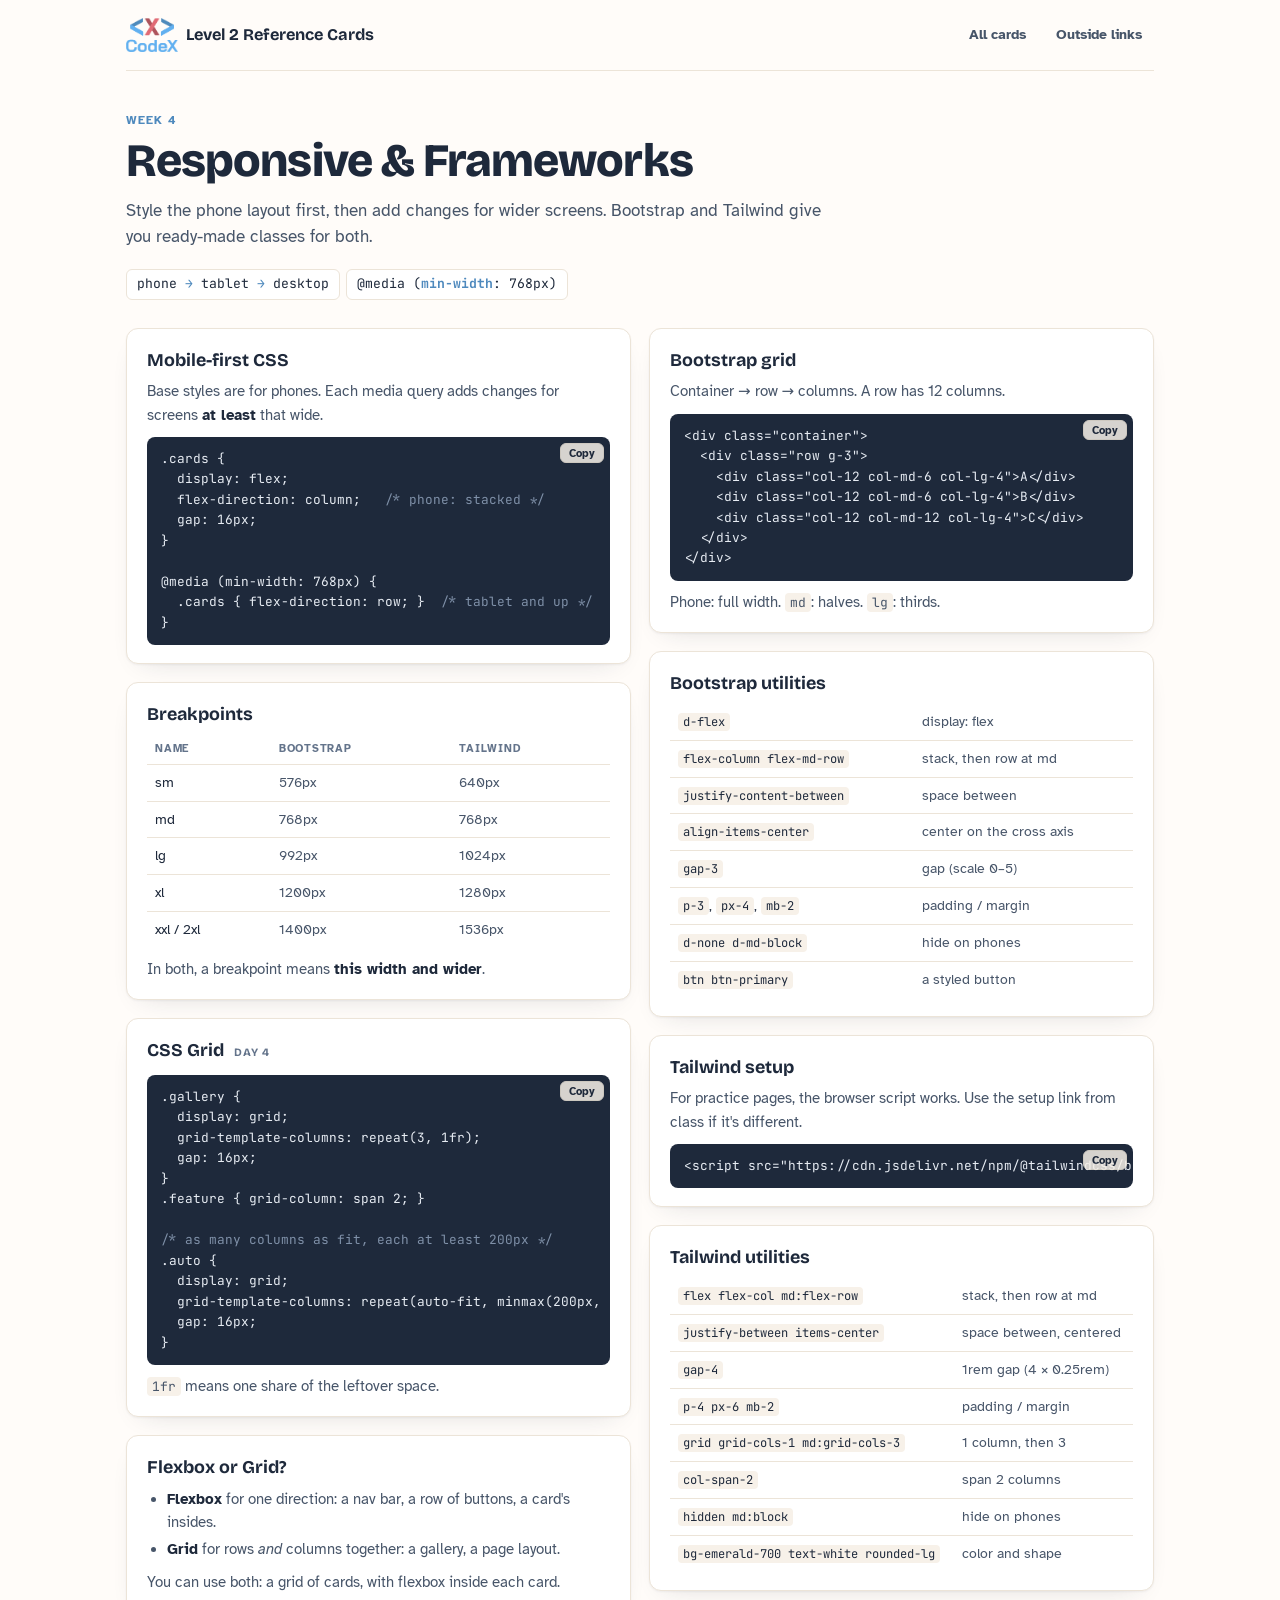
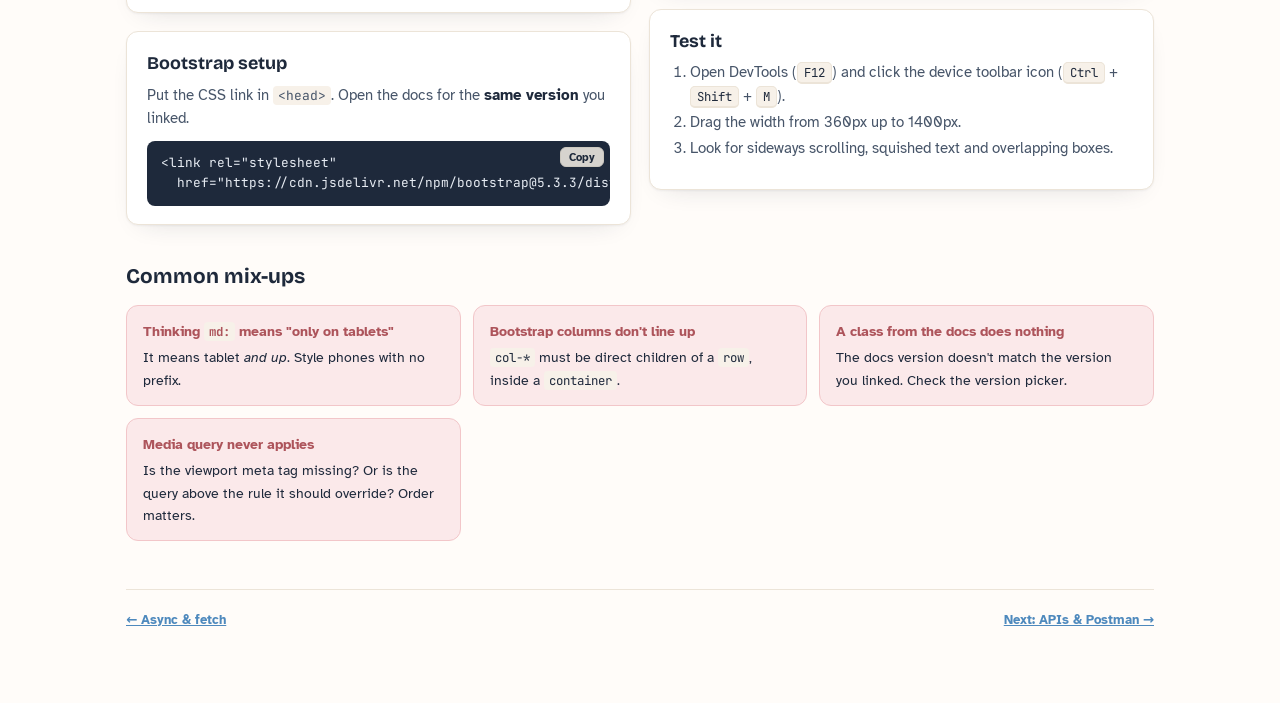
<file: responsive.html>
<!doctype html>
<html lang="en">
<head>
<meta charset="utf-8">
<meta name="viewport" content="width=device-width, initial-scale=1, viewport-fit=cover">
<meta name="claude:viewport-fit-sides" content="cover">
<title>Responsive Layout Card</title>
<link rel="stylesheet" href="https://fonts.googleapis.com/css2?family=Atkinson+Hyperlegible:wght@400;700&family=Bricolage+Grotesque:opsz,wght@12..96,700;12..96,800&family=JetBrains+Mono:wght@400;700&display=swap">
<link rel="stylesheet" href="styles.css">
</head>
<body>
<div class="wrap">
  <header class="topbar">
    <a class="brand" href="index.html"><img class="brand-logo" src="codex-logo.png" alt="CodeX"> Level 2 Reference Cards</a>
    <nav class="topnav" aria-label="Site"><a href="index.html">All cards</a><a href="links.html">Outside links</a></nav>
  </header>

  <div class="hero">
    <p class="eyebrow">Week 4</p>
    <h1>Responsive &amp; Frameworks</h1>
    <p class="lede">Style the phone layout first, then add changes for wider screens. Bootstrap and Tailwind give you ready-made classes for both.</p>
    <div class="syntax"><span>phone <b>→</b> tablet <b>→</b> desktop</span><span>@media (<b>min-width</b>: 768px)</span></div>
  </div>

  <div class="cards">
    <section class="rc">
      <h2>Mobile-first CSS</h2>
      <p>Base styles are for phones. Each media query adds changes for screens <strong>at least</strong> that wide.</p>
      <div class="code"><pre>.cards {
  display: flex;
  flex-direction: column;   <span class="c">/* phone: stacked */</span>
  gap: 16px;
}

@media (min-width: 768px) {
  .cards { flex-direction: row; }  <span class="c">/* tablet and up */</span>
}</pre></div>
    </section>

    <section class="rc">
      <h2>Breakpoints</h2>
      <div class="tbl"><table>
        <thead><tr><th>Name</th><th>Bootstrap</th><th>Tailwind</th></tr></thead>
        <tbody>
          <tr><td>sm</td><td>576px</td><td>640px</td></tr>
          <tr><td>md</td><td>768px</td><td>768px</td></tr>
          <tr><td>lg</td><td>992px</td><td>1024px</td></tr>
          <tr><td>xl</td><td>1200px</td><td>1280px</td></tr>
          <tr><td>xxl / 2xl</td><td>1400px</td><td>1536px</td></tr>
        </tbody>
      </table></div>
      <p>In both, a breakpoint means <strong>this width and wider</strong>.</p>
    </section>

    <section class="rc">
      <h2>CSS Grid <span class="when">Day 4</span></h2>
      <div class="code"><pre>.gallery {
  display: grid;
  grid-template-columns: repeat(3, 1fr);
  gap: 16px;
}
.feature { grid-column: span 2; }

<span class="c">/* as many columns as fit, each at least 200px */</span>
.auto {
  display: grid;
  grid-template-columns: repeat(auto-fit, minmax(200px, 1fr));
  gap: 16px;
}</pre></div>
      <p><code>1fr</code> means one share of the leftover space.</p>
    </section>

    <section class="rc">
      <h2>Flexbox or Grid?</h2>
      <ul>
        <li><strong>Flexbox</strong> for one direction: a nav bar, a row of buttons, a card's insides.</li>
        <li><strong>Grid</strong> for rows <em>and</em> columns together: a gallery, a page layout.</li>
      </ul>
      <p>You can use both: a grid of cards, with flexbox inside each card.</p>
    </section>

    <section class="rc">
      <h2>Bootstrap setup</h2>
      <p>Put the CSS link in <code>&lt;head&gt;</code>. Open the docs for the <strong>same version</strong> you linked.</p>
      <div class="code"><pre>&lt;link rel="stylesheet"
  href="https://cdn.jsdelivr.net/npm/bootstrap@5.3.3/dist/css/bootstrap.min.css"&gt;</pre></div>
    </section>

    <section class="rc">
      <h2>Bootstrap grid</h2>
      <p>Container → row → columns. A row has 12 columns.</p>
      <div class="code"><pre>&lt;div class="container"&gt;
  &lt;div class="row g-3"&gt;
    &lt;div class="col-12 col-md-6 col-lg-4"&gt;A&lt;/div&gt;
    &lt;div class="col-12 col-md-6 col-lg-4"&gt;B&lt;/div&gt;
    &lt;div class="col-12 col-md-12 col-lg-4"&gt;C&lt;/div&gt;
  &lt;/div&gt;
&lt;/div&gt;</pre></div>
      <p>Phone: full width. <code>md</code>: halves. <code>lg</code>: thirds.</p>
    </section>

    <section class="rc">
      <h2>Bootstrap utilities</h2>
      <div class="tbl"><table>
        <tbody>
          <tr><td><code>d-flex</code></td><td>display: flex</td></tr>
          <tr><td><code>flex-column flex-md-row</code></td><td>stack, then row at md</td></tr>
          <tr><td><code>justify-content-between</code></td><td>space between</td></tr>
          <tr><td><code>align-items-center</code></td><td>center on the cross axis</td></tr>
          <tr><td><code>gap-3</code></td><td>gap (scale 0–5)</td></tr>
          <tr><td><code>p-3</code>, <code>px-4</code>, <code>mb-2</code></td><td>padding / margin</td></tr>
          <tr><td><code>d-none d-md-block</code></td><td>hide on phones</td></tr>
          <tr><td><code>btn btn-primary</code></td><td>a styled button</td></tr>
        </tbody>
      </table></div>
    </section>

    <section class="rc">
      <h2>Tailwind setup</h2>
      <p>For practice pages, the browser script works. Use the setup link from class if it's different.</p>
      <div class="code"><pre>&lt;script src="https://cdn.jsdelivr.net/npm/@tailwindcss/browser@4"&gt;&lt;/script&gt;</pre></div>
    </section>

    <section class="rc">
      <h2>Tailwind utilities</h2>
      <div class="tbl"><table>
        <tbody>
          <tr><td><code>flex flex-col md:flex-row</code></td><td>stack, then row at md</td></tr>
          <tr><td><code>justify-between items-center</code></td><td>space between, centered</td></tr>
          <tr><td><code>gap-4</code></td><td>1rem gap (4 × 0.25rem)</td></tr>
          <tr><td><code>p-4 px-6 mb-2</code></td><td>padding / margin</td></tr>
          <tr><td><code>grid grid-cols-1 md:grid-cols-3</code></td><td>1 column, then 3</td></tr>
          <tr><td><code>col-span-2</code></td><td>span 2 columns</td></tr>
          <tr><td><code>hidden md:block</code></td><td>hide on phones</td></tr>
          <tr><td><code>bg-emerald-700 text-white rounded-lg</code></td><td>color and shape</td></tr>
        </tbody>
      </table></div>
    </section>

    <section class="rc">
      <h2>Test it</h2>
      <ol>
        <li>Open DevTools (<kbd>F12</kbd>) and click the device toolbar icon (<kbd>Ctrl</kbd> + <kbd>Shift</kbd> + <kbd>M</kbd>).</li>
        <li>Drag the width from 360px up to 1400px.</li>
        <li>Look for sideways scrolling, squished text and overlapping boxes.</li>
      </ol>
    </section>
  </div>

  <section class="pitfalls">
    <h2>Common mix-ups</h2>
    <div class="pit-grid">
      <div class="pit"><p class="bad">Thinking <code>md:</code> means "only on tablets"</p><p class="fix">It means tablet <em>and up</em>. Style phones with no prefix.</p></div>
      <div class="pit"><p class="bad">Bootstrap columns don't line up</p><p class="fix"><code>col-*</code> must be direct children of a <code>row</code>, inside a <code>container</code>.</p></div>
      <div class="pit"><p class="bad">A class from the docs does nothing</p><p class="fix">The docs version doesn't match the version you linked. Check the version picker.</p></div>
      <div class="pit"><p class="bad">Media query never applies</p><p class="fix">Is the viewport meta tag missing? Or is the query above the rule it should override? Order matters.</p></div>
    </div>
  </section>

  <footer><a href="fetch.html">← Async &amp; fetch</a><a href="apis.html">Next: APIs &amp; Postman →</a></footer>
</div>
<script src="app.js"></script>
</body>
</html>
</file>
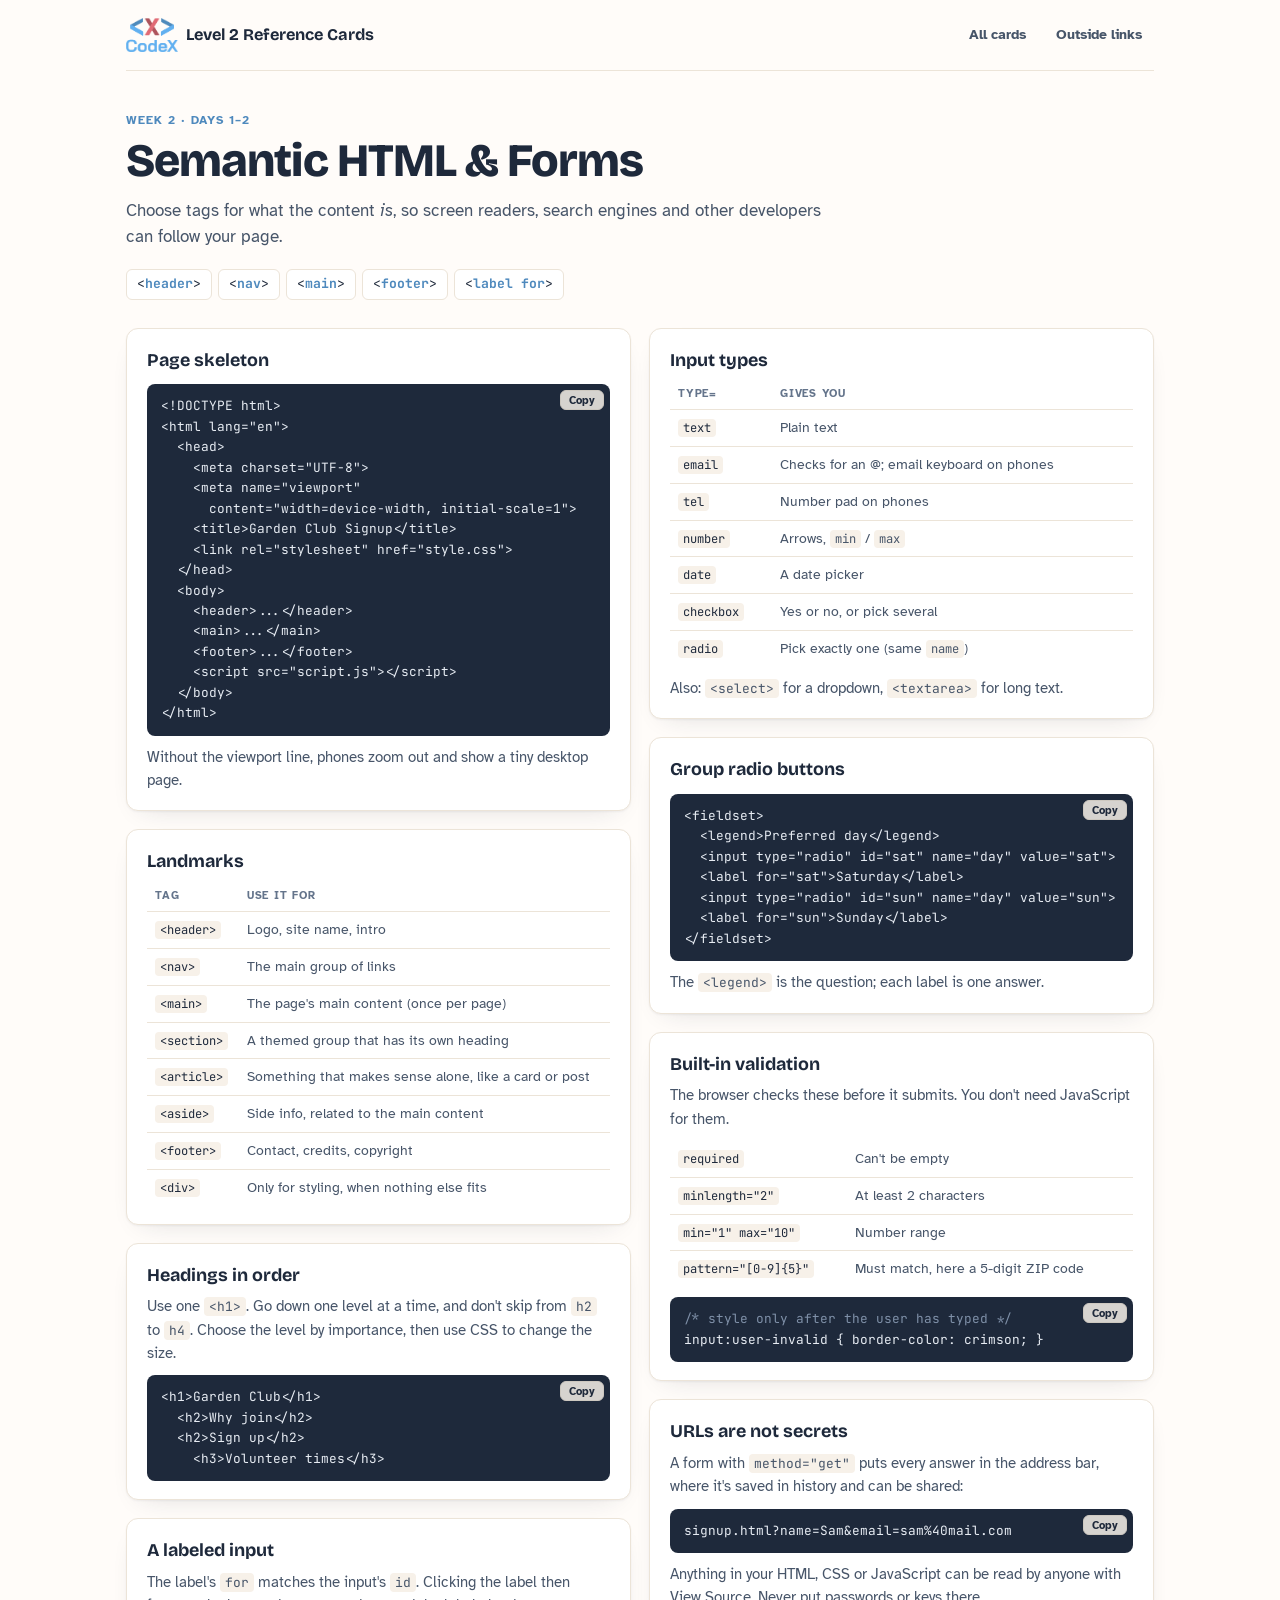
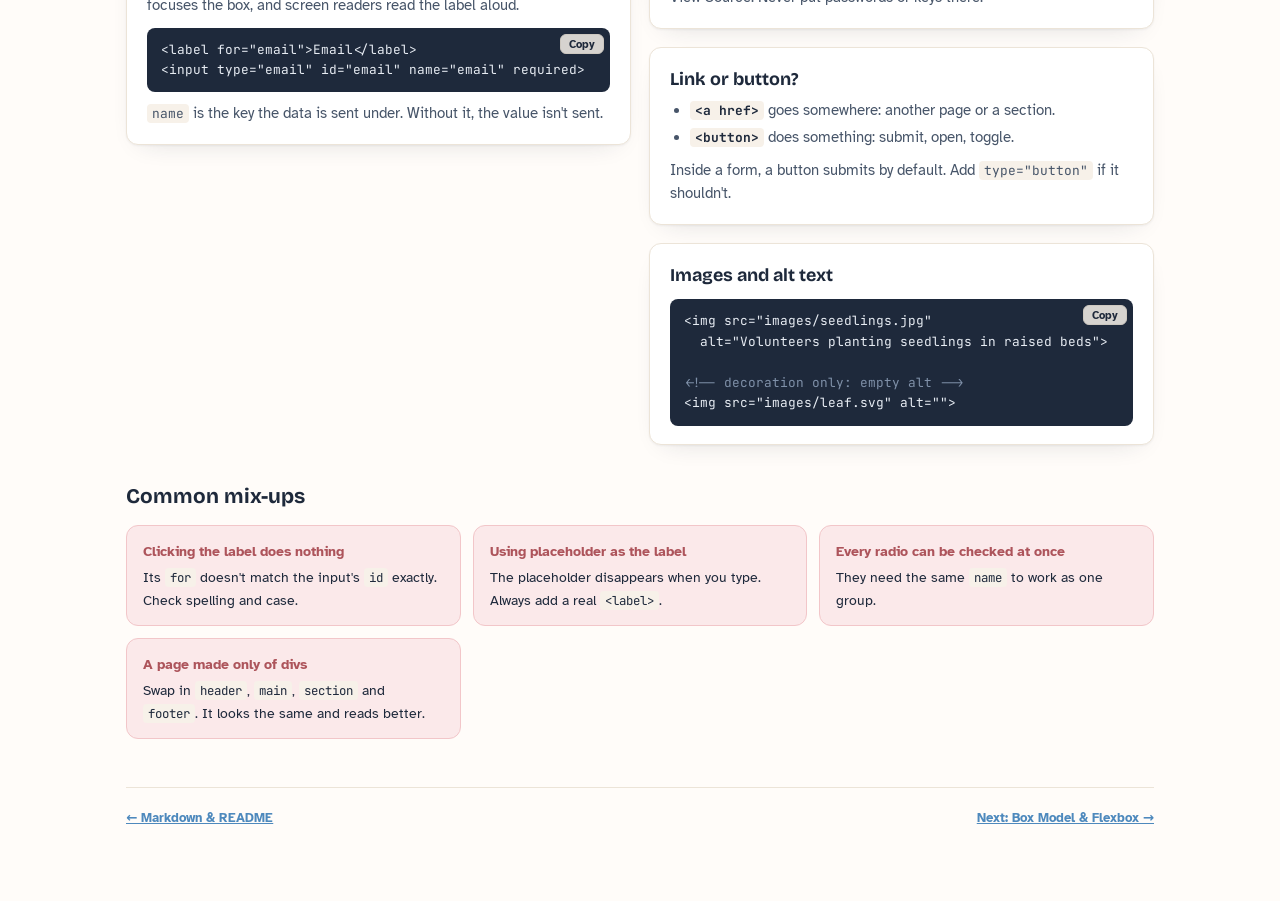
<file: semantic-html.html>
<!doctype html>
<html lang="en">
<head>
<meta charset="utf-8">
<meta name="viewport" content="width=device-width, initial-scale=1, viewport-fit=cover">
<meta name="claude:viewport-fit-sides" content="cover">
<title>Semantic HTML Card</title>
<link rel="stylesheet" href="https://fonts.googleapis.com/css2?family=Atkinson+Hyperlegible:wght@400;700&family=Bricolage+Grotesque:opsz,wght@12..96,700;12..96,800&family=JetBrains+Mono:wght@400;700&display=swap">
<link rel="stylesheet" href="styles.css">
</head>
<body>
<div class="wrap">
  <header class="topbar">
    <a class="brand" href="index.html"><img class="brand-logo" src="codex-logo.png" alt="CodeX"> Level 2 Reference Cards</a>
    <nav class="topnav" aria-label="Site"><a href="index.html">All cards</a><a href="links.html">Outside links</a></nav>
  </header>

  <div class="hero">
    <p class="eyebrow">Week 2 · Days 1–2</p>
    <h1>Semantic HTML &amp; Forms</h1>
    <p class="lede">Choose tags for what the content <em>is</em>, so screen readers, search engines and other developers can follow your page.</p>
    <div class="syntax"><span>&lt;<b>header</b>&gt;</span><span>&lt;<b>nav</b>&gt;</span><span>&lt;<b>main</b>&gt;</span><span>&lt;<b>footer</b>&gt;</span><span>&lt;<b>label for</b>&gt;</span></div>
  </div>

  <div class="cards">
    <section class="rc">
      <h2>Page skeleton</h2>
      <div class="code"><pre>&lt;!DOCTYPE html&gt;
&lt;html lang="en"&gt;
  &lt;head&gt;
    &lt;meta charset="UTF-8"&gt;
    &lt;meta name="viewport"
      content="width=device-width, initial-scale=1"&gt;
    &lt;title&gt;Garden Club Signup&lt;/title&gt;
    &lt;link rel="stylesheet" href="style.css"&gt;
  &lt;/head&gt;
  &lt;body&gt;
    &lt;header&gt;...&lt;/header&gt;
    &lt;main&gt;...&lt;/main&gt;
    &lt;footer&gt;...&lt;/footer&gt;
    &lt;script src="script.js"&gt;&lt;/script&gt;
  &lt;/body&gt;
&lt;/html&gt;</pre></div>
      <p>Without the viewport line, phones zoom out and show a tiny desktop page.</p>
    </section>

    <section class="rc">
      <h2>Landmarks</h2>
      <div class="tbl"><table>
        <thead><tr><th>Tag</th><th>Use it for</th></tr></thead>
        <tbody>
          <tr><td><code>&lt;header&gt;</code></td><td>Logo, site name, intro</td></tr>
          <tr><td><code>&lt;nav&gt;</code></td><td>The main group of links</td></tr>
          <tr><td><code>&lt;main&gt;</code></td><td>The page's main content (once per page)</td></tr>
          <tr><td><code>&lt;section&gt;</code></td><td>A themed group that has its own heading</td></tr>
          <tr><td><code>&lt;article&gt;</code></td><td>Something that makes sense alone, like a card or post</td></tr>
          <tr><td><code>&lt;aside&gt;</code></td><td>Side info, related to the main content</td></tr>
          <tr><td><code>&lt;footer&gt;</code></td><td>Contact, credits, copyright</td></tr>
          <tr><td><code>&lt;div&gt;</code></td><td>Only for styling, when nothing else fits</td></tr>
        </tbody>
      </table></div>
    </section>

    <section class="rc">
      <h2>Headings in order</h2>
      <p>Use one <code>&lt;h1&gt;</code>. Go down one level at a time, and don't skip from <code>h2</code> to <code>h4</code>. Choose the level by importance, then use CSS to change the size.</p>
      <div class="code"><pre>&lt;h1&gt;Garden Club&lt;/h1&gt;
  &lt;h2&gt;Why join&lt;/h2&gt;
  &lt;h2&gt;Sign up&lt;/h2&gt;
    &lt;h3&gt;Volunteer times&lt;/h3&gt;</pre></div>
    </section>

    <section class="rc">
      <h2>A labeled input</h2>
      <p>The label's <code>for</code> matches the input's <code>id</code>. Clicking the label then focuses the box, and screen readers read the label aloud.</p>
      <div class="code"><pre>&lt;label for="email"&gt;Email&lt;/label&gt;
&lt;input type="email" id="email" name="email" required&gt;</pre></div>
      <p><code>name</code> is the key the data is sent under. Without it, the value isn't sent.</p>
    </section>

    <section class="rc">
      <h2>Input types</h2>
      <div class="tbl"><table>
        <thead><tr><th>type=</th><th>Gives you</th></tr></thead>
        <tbody>
          <tr><td><code>text</code></td><td>Plain text</td></tr>
          <tr><td><code>email</code></td><td>Checks for an @; email keyboard on phones</td></tr>
          <tr><td><code>tel</code></td><td>Number pad on phones</td></tr>
          <tr><td><code>number</code></td><td>Arrows, <code>min</code> / <code>max</code></td></tr>
          <tr><td><code>date</code></td><td>A date picker</td></tr>
          <tr><td><code>checkbox</code></td><td>Yes or no, or pick several</td></tr>
          <tr><td><code>radio</code></td><td>Pick exactly one (same <code>name</code>)</td></tr>
        </tbody>
      </table></div>
      <p>Also: <code>&lt;select&gt;</code> for a dropdown, <code>&lt;textarea&gt;</code> for long text.</p>
    </section>

    <section class="rc">
      <h2>Group radio buttons</h2>
      <div class="code"><pre>&lt;fieldset&gt;
  &lt;legend&gt;Preferred day&lt;/legend&gt;
  &lt;input type="radio" id="sat" name="day" value="sat"&gt;
  &lt;label for="sat"&gt;Saturday&lt;/label&gt;
  &lt;input type="radio" id="sun" name="day" value="sun"&gt;
  &lt;label for="sun"&gt;Sunday&lt;/label&gt;
&lt;/fieldset&gt;</pre></div>
      <p>The <code>&lt;legend&gt;</code> is the question; each label is one answer.</p>
    </section>

    <section class="rc">
      <h2>Built-in validation</h2>
      <p>The browser checks these before it submits. You don't need JavaScript for them.</p>
      <div class="tbl"><table>
        <tbody>
          <tr><td><code>required</code></td><td>Can't be empty</td></tr>
          <tr><td><code>minlength="2"</code></td><td>At least 2 characters</td></tr>
          <tr><td><code>min="1" max="10"</code></td><td>Number range</td></tr>
          <tr><td><code>pattern="[0-9]{5}"</code></td><td>Must match, here a 5-digit ZIP code</td></tr>
        </tbody>
      </table></div>
      <div class="code"><pre><span class="c">/* style only after the user has typed */</span>
input:user-invalid { border-color: crimson; }</pre></div>
    </section>

    <section class="rc">
      <h2>URLs are not secrets</h2>
      <p>A form with <code>method="get"</code> puts every answer in the address bar, where it's saved in history and can be shared:</p>
      <div class="code"><pre>signup.html?name=Sam&amp;email=sam%40mail.com</pre></div>
      <p>Anything in your HTML, CSS or JavaScript can be read by anyone with View Source. Never put passwords or keys there.</p>
    </section>

    <section class="rc">
      <h2>Link or button?</h2>
      <ul>
        <li><strong><code>&lt;a href&gt;</code></strong> goes somewhere: another page or a section.</li>
        <li><strong><code>&lt;button&gt;</code></strong> does something: submit, open, toggle.</li>
      </ul>
      <p>Inside a form, a button submits by default. Add <code>type="button"</code> if it shouldn't.</p>
    </section>

    <section class="rc">
      <h2>Images and alt text</h2>
      <div class="code"><pre>&lt;img src="images/seedlings.jpg"
  alt="Volunteers planting seedlings in raised beds"&gt;

<span class="c">&lt;!-- decoration only: empty alt --&gt;</span>
&lt;img src="images/leaf.svg" alt=""&gt;</pre></div>
    </section>
  </div>

  <section class="pitfalls">
    <h2>Common mix-ups</h2>
    <div class="pit-grid">
      <div class="pit"><p class="bad">Clicking the label does nothing</p><p class="fix">Its <code>for</code> doesn't match the input's <code>id</code> exactly. Check spelling and case.</p></div>
      <div class="pit"><p class="bad">Using placeholder as the label</p><p class="fix">The placeholder disappears when you type. Always add a real <code>&lt;label&gt;</code>.</p></div>
      <div class="pit"><p class="bad">Every radio can be checked at once</p><p class="fix">They need the same <code>name</code> to work as one group.</p></div>
      <div class="pit"><p class="bad">A page made only of divs</p><p class="fix">Swap in <code>header</code>, <code>main</code>, <code>section</code> and <code>footer</code>. It looks the same and reads better.</p></div>
    </div>
  </section>

  <footer><a href="markdown.html">← Markdown &amp; README</a><a href="css-layout.html">Next: Box Model &amp; Flexbox →</a></footer>
</div>
<script src="app.js"></script>
</body>
</html>
</file>
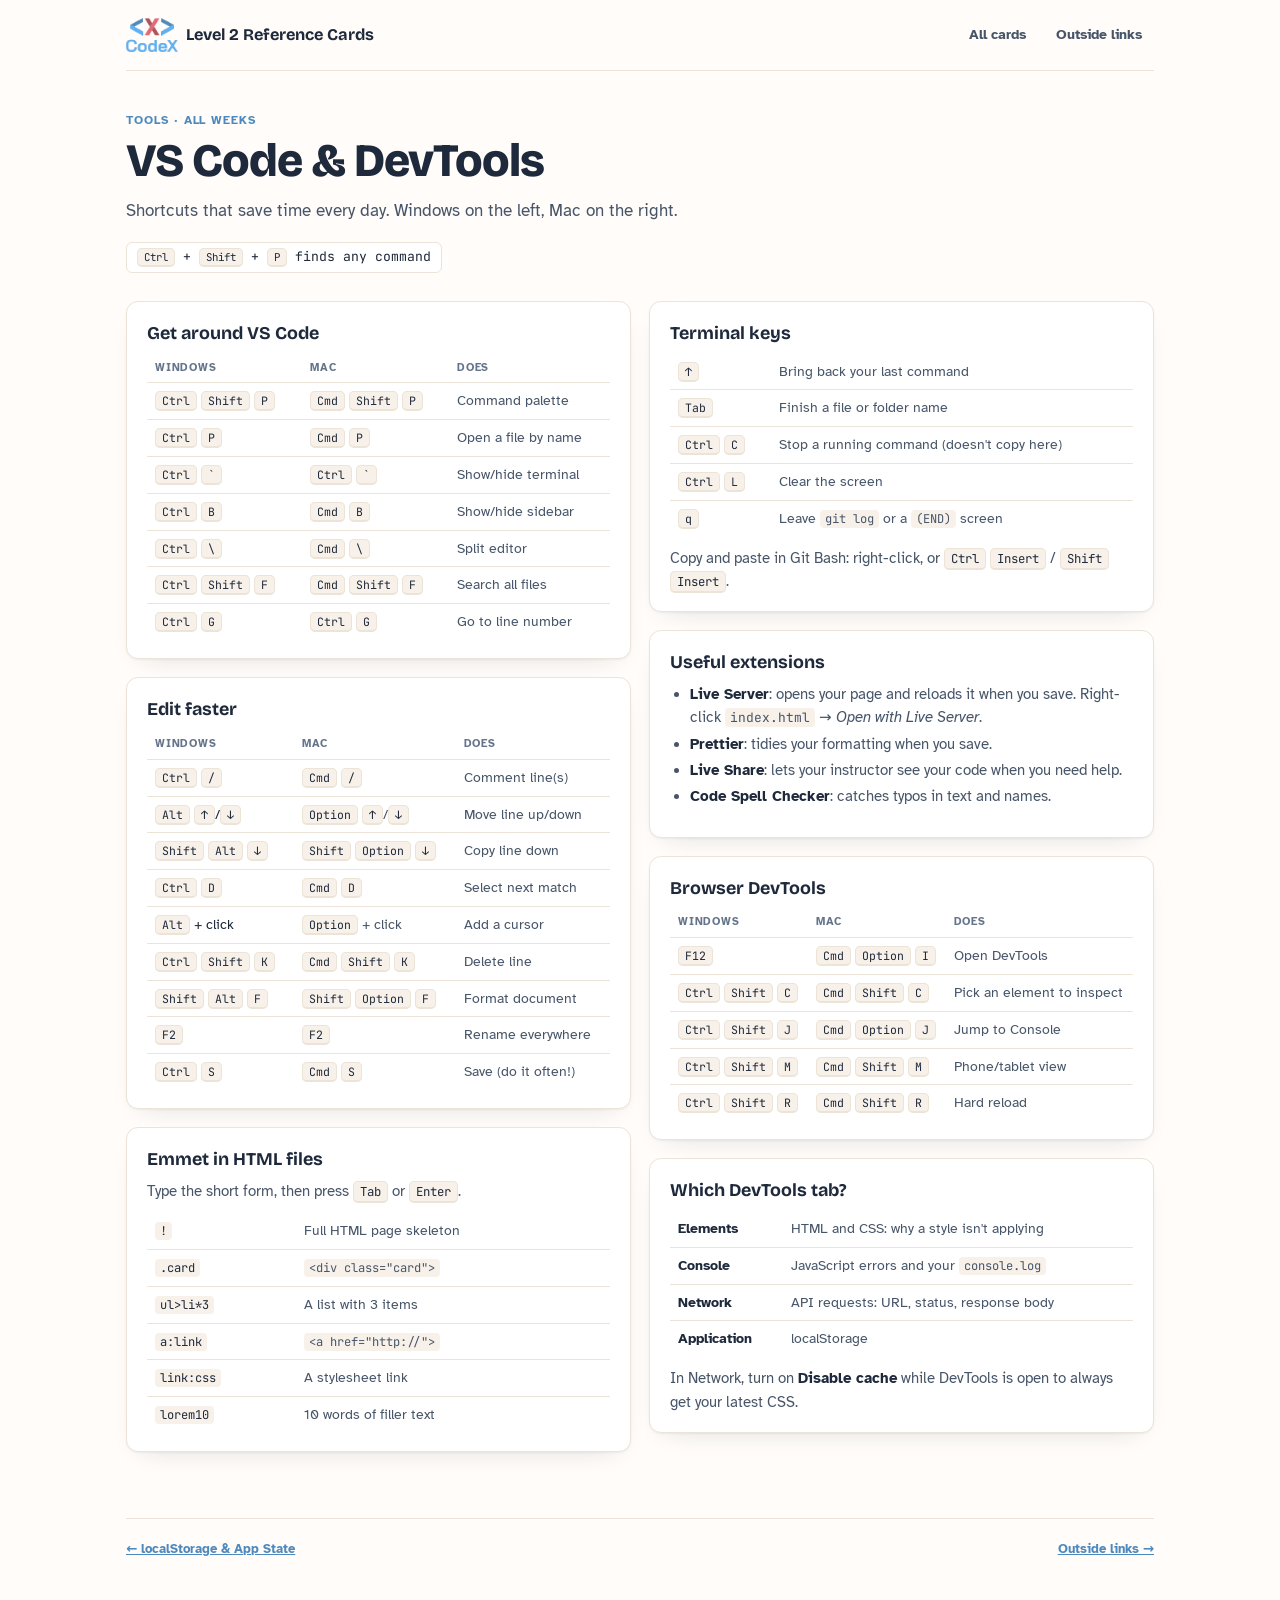
<file: shortcuts.html>
<!doctype html>
<html lang="en">
<head>
<meta charset="utf-8">
<meta name="viewport" content="width=device-width, initial-scale=1, viewport-fit=cover">
<meta name="claude:viewport-fit-sides" content="cover">
<title>VS Code &amp; DevTools Card</title>
<link rel="stylesheet" href="https://fonts.googleapis.com/css2?family=Atkinson+Hyperlegible:wght@400;700&family=Bricolage+Grotesque:opsz,wght@12..96,700;12..96,800&family=JetBrains+Mono:wght@400;700&display=swap">
<link rel="stylesheet" href="styles.css">
</head>
<body>
<div class="wrap">
  <header class="topbar">
    <a class="brand" href="index.html"><img class="brand-logo" src="codex-logo.png" alt="CodeX"> Level 2 Reference Cards</a>
    <nav class="topnav" aria-label="Site"><a href="index.html">All cards</a><a href="links.html">Outside links</a></nav>
  </header>

  <div class="hero">
    <p class="eyebrow">Tools · All weeks</p>
    <h1>VS Code &amp; DevTools</h1>
    <p class="lede">Shortcuts that save time every day. Windows on the left, Mac on the right.</p>
    <div class="syntax"><span><kbd>Ctrl</kbd> + <kbd>Shift</kbd> + <kbd>P</kbd> finds any command</span></div>
  </div>

  <div class="cards">
    <section class="rc">
      <h2>Get around VS Code</h2>
      <div class="tbl"><table>
        <thead><tr><th>Windows</th><th>Mac</th><th>Does</th></tr></thead>
        <tbody>
          <tr><td><kbd>Ctrl</kbd> <kbd>Shift</kbd> <kbd>P</kbd></td><td><kbd>Cmd</kbd> <kbd>Shift</kbd> <kbd>P</kbd></td><td>Command palette</td></tr>
          <tr><td><kbd>Ctrl</kbd> <kbd>P</kbd></td><td><kbd>Cmd</kbd> <kbd>P</kbd></td><td>Open a file by name</td></tr>
          <tr><td><kbd>Ctrl</kbd> <kbd>`</kbd></td><td><kbd>Ctrl</kbd> <kbd>`</kbd></td><td>Show/hide terminal</td></tr>
          <tr><td><kbd>Ctrl</kbd> <kbd>B</kbd></td><td><kbd>Cmd</kbd> <kbd>B</kbd></td><td>Show/hide sidebar</td></tr>
          <tr><td><kbd>Ctrl</kbd> <kbd>\</kbd></td><td><kbd>Cmd</kbd> <kbd>\</kbd></td><td>Split editor</td></tr>
          <tr><td><kbd>Ctrl</kbd> <kbd>Shift</kbd> <kbd>F</kbd></td><td><kbd>Cmd</kbd> <kbd>Shift</kbd> <kbd>F</kbd></td><td>Search all files</td></tr>
          <tr><td><kbd>Ctrl</kbd> <kbd>G</kbd></td><td><kbd>Ctrl</kbd> <kbd>G</kbd></td><td>Go to line number</td></tr>
        </tbody>
      </table></div>
    </section>

    <section class="rc">
      <h2>Edit faster</h2>
      <div class="tbl"><table>
        <thead><tr><th>Windows</th><th>Mac</th><th>Does</th></tr></thead>
        <tbody>
          <tr><td><kbd>Ctrl</kbd> <kbd>/</kbd></td><td><kbd>Cmd</kbd> <kbd>/</kbd></td><td>Comment line(s)</td></tr>
          <tr><td><kbd>Alt</kbd> <kbd>↑</kbd>/<kbd>↓</kbd></td><td><kbd>Option</kbd> <kbd>↑</kbd>/<kbd>↓</kbd></td><td>Move line up/down</td></tr>
          <tr><td><kbd>Shift</kbd> <kbd>Alt</kbd> <kbd>↓</kbd></td><td><kbd>Shift</kbd> <kbd>Option</kbd> <kbd>↓</kbd></td><td>Copy line down</td></tr>
          <tr><td><kbd>Ctrl</kbd> <kbd>D</kbd></td><td><kbd>Cmd</kbd> <kbd>D</kbd></td><td>Select next match</td></tr>
          <tr><td><kbd>Alt</kbd> + click</td><td><kbd>Option</kbd> + click</td><td>Add a cursor</td></tr>
          <tr><td><kbd>Ctrl</kbd> <kbd>Shift</kbd> <kbd>K</kbd></td><td><kbd>Cmd</kbd> <kbd>Shift</kbd> <kbd>K</kbd></td><td>Delete line</td></tr>
          <tr><td><kbd>Shift</kbd> <kbd>Alt</kbd> <kbd>F</kbd></td><td><kbd>Shift</kbd> <kbd>Option</kbd> <kbd>F</kbd></td><td>Format document</td></tr>
          <tr><td><kbd>F2</kbd></td><td><kbd>F2</kbd></td><td>Rename everywhere</td></tr>
          <tr><td><kbd>Ctrl</kbd> <kbd>S</kbd></td><td><kbd>Cmd</kbd> <kbd>S</kbd></td><td>Save (do it often!)</td></tr>
        </tbody>
      </table></div>
    </section>

    <section class="rc">
      <h2>Emmet in HTML files</h2>
      <p>Type the short form, then press <kbd>Tab</kbd> or <kbd>Enter</kbd>.</p>
      <div class="tbl"><table>
        <tbody>
          <tr><td><code>!</code></td><td>Full HTML page skeleton</td></tr>
          <tr><td><code>.card</code></td><td><code>&lt;div class="card"&gt;</code></td></tr>
          <tr><td><code>ul&gt;li*3</code></td><td>A list with 3 items</td></tr>
          <tr><td><code>a:link</code></td><td><code>&lt;a href="http://"&gt;</code></td></tr>
          <tr><td><code>link:css</code></td><td>A stylesheet link</td></tr>
          <tr><td><code>lorem10</code></td><td>10 words of filler text</td></tr>
        </tbody>
      </table></div>
    </section>

    <section class="rc">
      <h2>Terminal keys</h2>
      <div class="tbl"><table>
        <tbody>
          <tr><td><kbd>↑</kbd></td><td>Bring back your last command</td></tr>
          <tr><td><kbd>Tab</kbd></td><td>Finish a file or folder name</td></tr>
          <tr><td><kbd>Ctrl</kbd> <kbd>C</kbd></td><td>Stop a running command (doesn't copy here)</td></tr>
          <tr><td><kbd>Ctrl</kbd> <kbd>L</kbd></td><td>Clear the screen</td></tr>
          <tr><td><kbd>q</kbd></td><td>Leave <code>git log</code> or a <code>(END)</code> screen</td></tr>
        </tbody>
      </table></div>
      <p>Copy and paste in Git Bash: right-click, or <kbd>Ctrl</kbd> <kbd>Insert</kbd> / <kbd>Shift</kbd> <kbd>Insert</kbd>.</p>
    </section>

    <section class="rc">
      <h2>Useful extensions</h2>
      <ul>
        <li><strong>Live Server</strong>: opens your page and reloads it when you save. Right-click <code>index.html</code> → <em>Open with Live Server</em>.</li>
        <li><strong>Prettier</strong>: tidies your formatting when you save.</li>
        <li><strong>Live Share</strong>: lets your instructor see your code when you need help.</li>
        <li><strong>Code Spell Checker</strong>: catches typos in text and names.</li>
      </ul>
    </section>

    <section class="rc">
      <h2>Browser DevTools</h2>
      <div class="tbl"><table>
        <thead><tr><th>Windows</th><th>Mac</th><th>Does</th></tr></thead>
        <tbody>
          <tr><td><kbd>F12</kbd></td><td><kbd>Cmd</kbd> <kbd>Option</kbd> <kbd>I</kbd></td><td>Open DevTools</td></tr>
          <tr><td><kbd>Ctrl</kbd> <kbd>Shift</kbd> <kbd>C</kbd></td><td><kbd>Cmd</kbd> <kbd>Shift</kbd> <kbd>C</kbd></td><td>Pick an element to inspect</td></tr>
          <tr><td><kbd>Ctrl</kbd> <kbd>Shift</kbd> <kbd>J</kbd></td><td><kbd>Cmd</kbd> <kbd>Option</kbd> <kbd>J</kbd></td><td>Jump to Console</td></tr>
          <tr><td><kbd>Ctrl</kbd> <kbd>Shift</kbd> <kbd>M</kbd></td><td><kbd>Cmd</kbd> <kbd>Shift</kbd> <kbd>M</kbd></td><td>Phone/tablet view</td></tr>
          <tr><td><kbd>Ctrl</kbd> <kbd>Shift</kbd> <kbd>R</kbd></td><td><kbd>Cmd</kbd> <kbd>Shift</kbd> <kbd>R</kbd></td><td>Hard reload</td></tr>
        </tbody>
      </table></div>
    </section>

    <section class="rc">
      <h2>Which DevTools tab?</h2>
      <div class="tbl"><table>
        <tbody>
          <tr><td><strong>Elements</strong></td><td>HTML and CSS: why a style isn't applying</td></tr>
          <tr><td><strong>Console</strong></td><td>JavaScript errors and your <code>console.log</code></td></tr>
          <tr><td><strong>Network</strong></td><td>API requests: URL, status, response body</td></tr>
          <tr><td><strong>Application</strong></td><td>localStorage</td></tr>
        </tbody>
      </table></div>
      <p>In Network, turn on <strong>Disable cache</strong> while DevTools is open to always get your latest CSS.</p>
    </section>
  </div>

  <footer><a href="storage.html">← localStorage &amp; App State</a><a href="links.html">Outside links →</a></footer>
</div>
<script src="app.js"></script>
</body>
</html>
</file>
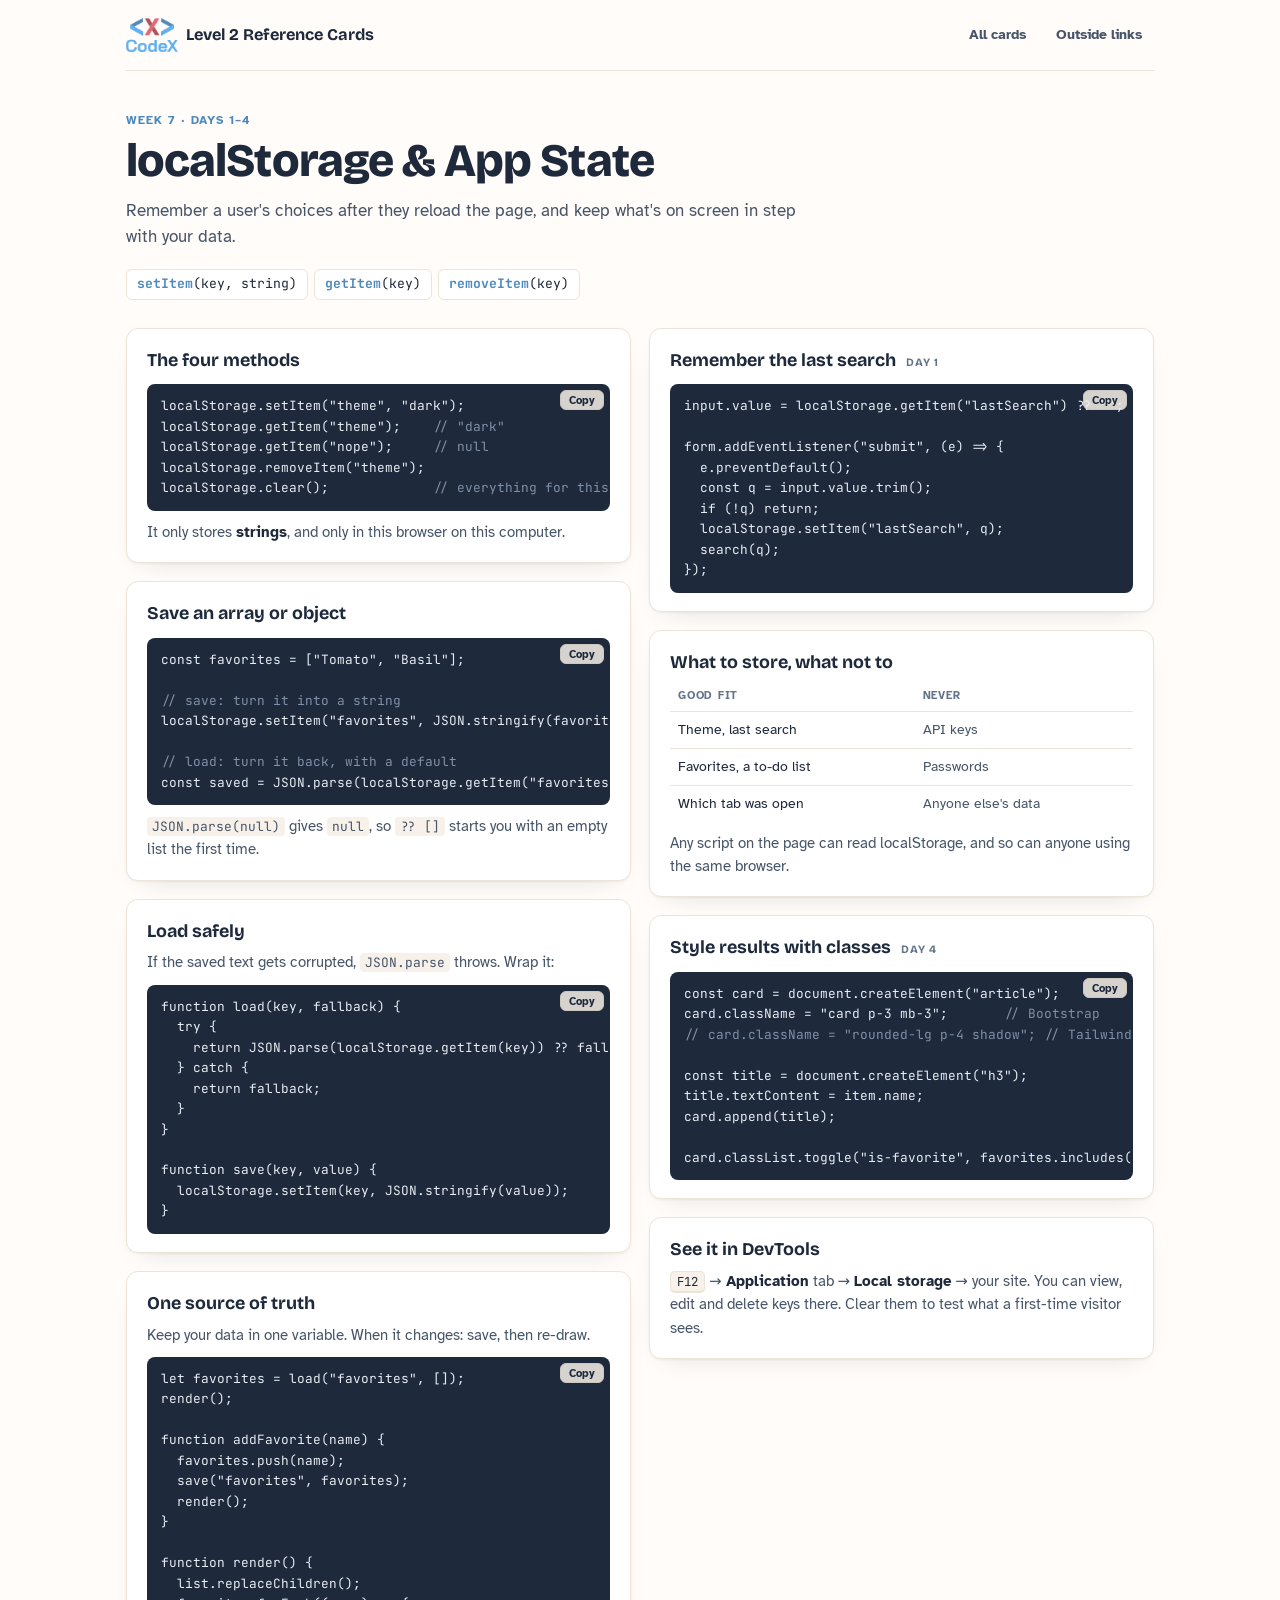
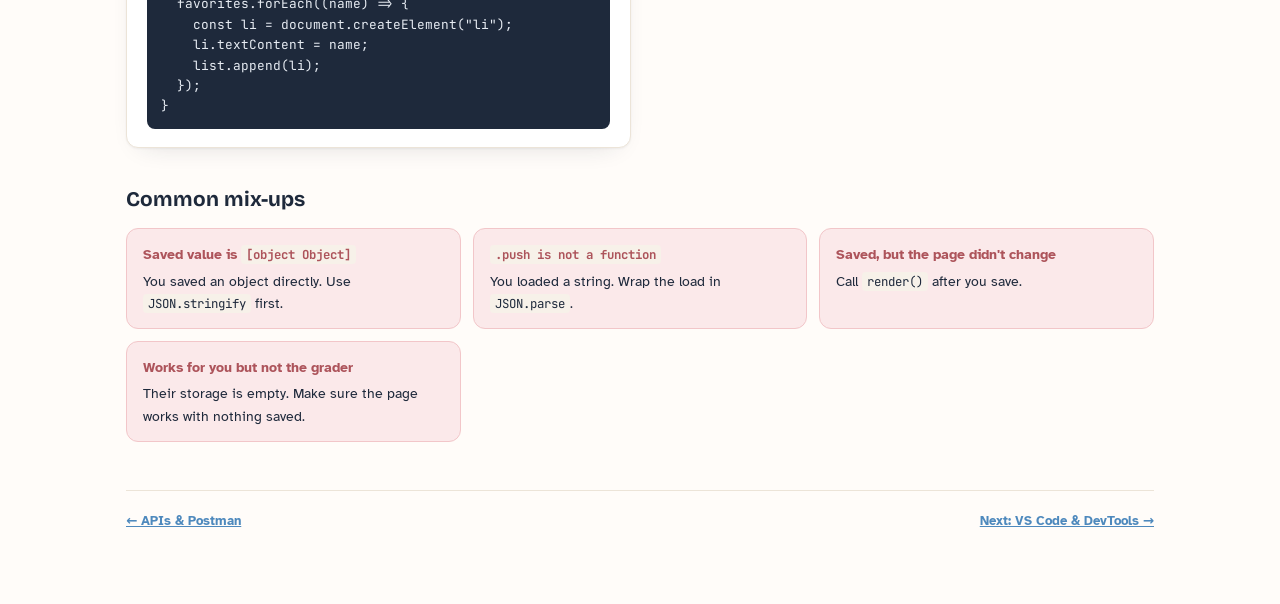
<file: storage.html>
<!doctype html>
<html lang="en">
<head>
<meta charset="utf-8">
<meta name="viewport" content="width=device-width, initial-scale=1, viewport-fit=cover">
<meta name="claude:viewport-fit-sides" content="cover">
<title>localStorage Card</title>
<link rel="stylesheet" href="https://fonts.googleapis.com/css2?family=Atkinson+Hyperlegible:wght@400;700&family=Bricolage+Grotesque:opsz,wght@12..96,700;12..96,800&family=JetBrains+Mono:wght@400;700&display=swap">
<link rel="stylesheet" href="styles.css">
</head>
<body>
<div class="wrap">
  <header class="topbar">
    <a class="brand" href="index.html"><img class="brand-logo" src="codex-logo.png" alt="CodeX"> Level 2 Reference Cards</a>
    <nav class="topnav" aria-label="Site"><a href="index.html">All cards</a><a href="links.html">Outside links</a></nav>
  </header>

  <div class="hero">
    <p class="eyebrow">Week 7 · Days 1–4</p>
    <h1>localStorage &amp; App State</h1>
    <p class="lede">Remember a user's choices after they reload the page, and keep what's on screen in step with your data.</p>
    <div class="syntax"><span><b>setItem</b>(key, string)</span><span><b>getItem</b>(key)</span><span><b>removeItem</b>(key)</span></div>
  </div>

  <div class="cards">
    <section class="rc">
      <h2>The four methods</h2>
      <div class="code"><pre>localStorage.setItem("theme", "dark");
localStorage.getItem("theme");    <span class="c">// "dark"</span>
localStorage.getItem("nope");     <span class="c">// null</span>
localStorage.removeItem("theme");
localStorage.clear();             <span class="c">// everything for this site</span></pre></div>
      <p>It only stores <strong>strings</strong>, and only in this browser on this computer.</p>
    </section>

    <section class="rc">
      <h2>Save an array or object</h2>
      <div class="code"><pre>const favorites = ["Tomato", "Basil"];

<span class="c">// save: turn it into a string</span>
localStorage.setItem("favorites", JSON.stringify(favorites));

<span class="c">// load: turn it back, with a default</span>
const saved = JSON.parse(localStorage.getItem("favorites")) ?? [];</pre></div>
      <p><code>JSON.parse(null)</code> gives <code>null</code>, so <code>?? []</code> starts you with an empty list the first time.</p>
    </section>

    <section class="rc">
      <h2>Load safely</h2>
      <p>If the saved text gets corrupted, <code>JSON.parse</code> throws. Wrap it:</p>
      <div class="code"><pre>function load(key, fallback) {
  try {
    return JSON.parse(localStorage.getItem(key)) ?? fallback;
  } catch {
    return fallback;
  }
}

function save(key, value) {
  localStorage.setItem(key, JSON.stringify(value));
}</pre></div>
    </section>

    <section class="rc">
      <h2>One source of truth</h2>
      <p>Keep your data in one variable. When it changes: save, then re-draw.</p>
      <div class="code"><pre>let favorites = load("favorites", []);
render();

function addFavorite(name) {
  favorites.push(name);
  save("favorites", favorites);
  render();
}

function render() {
  list.replaceChildren();
  favorites.forEach((name) =&gt; {
    const li = document.createElement("li");
    li.textContent = name;
    list.append(li);
  });
}</pre></div>
    </section>

    <section class="rc">
      <h2>Remember the last search <span class="when">Day 1</span></h2>
      <div class="code"><pre>input.value = localStorage.getItem("lastSearch") ?? "";

form.addEventListener("submit", (e) =&gt; {
  e.preventDefault();
  const q = input.value.trim();
  if (!q) return;
  localStorage.setItem("lastSearch", q);
  search(q);
});</pre></div>
    </section>

    <section class="rc">
      <h2>What to store, what not to</h2>
      <div class="tbl"><table>
        <thead><tr><th>Good fit</th><th>Never</th></tr></thead>
        <tbody>
          <tr><td>Theme, last search</td><td>API keys</td></tr>
          <tr><td>Favorites, a to-do list</td><td>Passwords</td></tr>
          <tr><td>Which tab was open</td><td>Anyone else's data</td></tr>
        </tbody>
      </table></div>
      <p>Any script on the page can read localStorage, and so can anyone using the same browser.</p>
    </section>

    <section class="rc">
      <h2>Style results with classes <span class="when">Day 4</span></h2>
      <div class="code"><pre>const card = document.createElement("article");
card.className = "card p-3 mb-3";       <span class="c">// Bootstrap</span>
<span class="c">// card.className = "rounded-lg p-4 shadow"; // Tailwind</span>

const title = document.createElement("h3");
title.textContent = item.name;
card.append(title);

card.classList.toggle("is-favorite", favorites.includes(item.name));</pre></div>
    </section>

    <section class="rc">
      <h2>See it in DevTools</h2>
      <p><kbd>F12</kbd> → <strong>Application</strong> tab → <strong>Local storage</strong> → your site. You can view, edit and delete keys there. Clear them to test what a first-time visitor sees.</p>
    </section>
  </div>

  <section class="pitfalls">
    <h2>Common mix-ups</h2>
    <div class="pit-grid">
      <div class="pit"><p class="bad">Saved value is <code>[object Object]</code></p><p class="fix">You saved an object directly. Use <code>JSON.stringify</code> first.</p></div>
      <div class="pit"><p class="bad"><code>.push is not a function</code></p><p class="fix">You loaded a string. Wrap the load in <code>JSON.parse</code>.</p></div>
      <div class="pit"><p class="bad">Saved, but the page didn't change</p><p class="fix">Call <code>render()</code> after you save.</p></div>
      <div class="pit"><p class="bad">Works for you but not the grader</p><p class="fix">Their storage is empty. Make sure the page works with nothing saved.</p></div>
    </div>
  </section>

  <footer><a href="apis.html">← APIs &amp; Postman</a><a href="shortcuts.html">Next: VS Code &amp; DevTools →</a></footer>
</div>
<script src="app.js"></script>
</body>
</html>
</file>
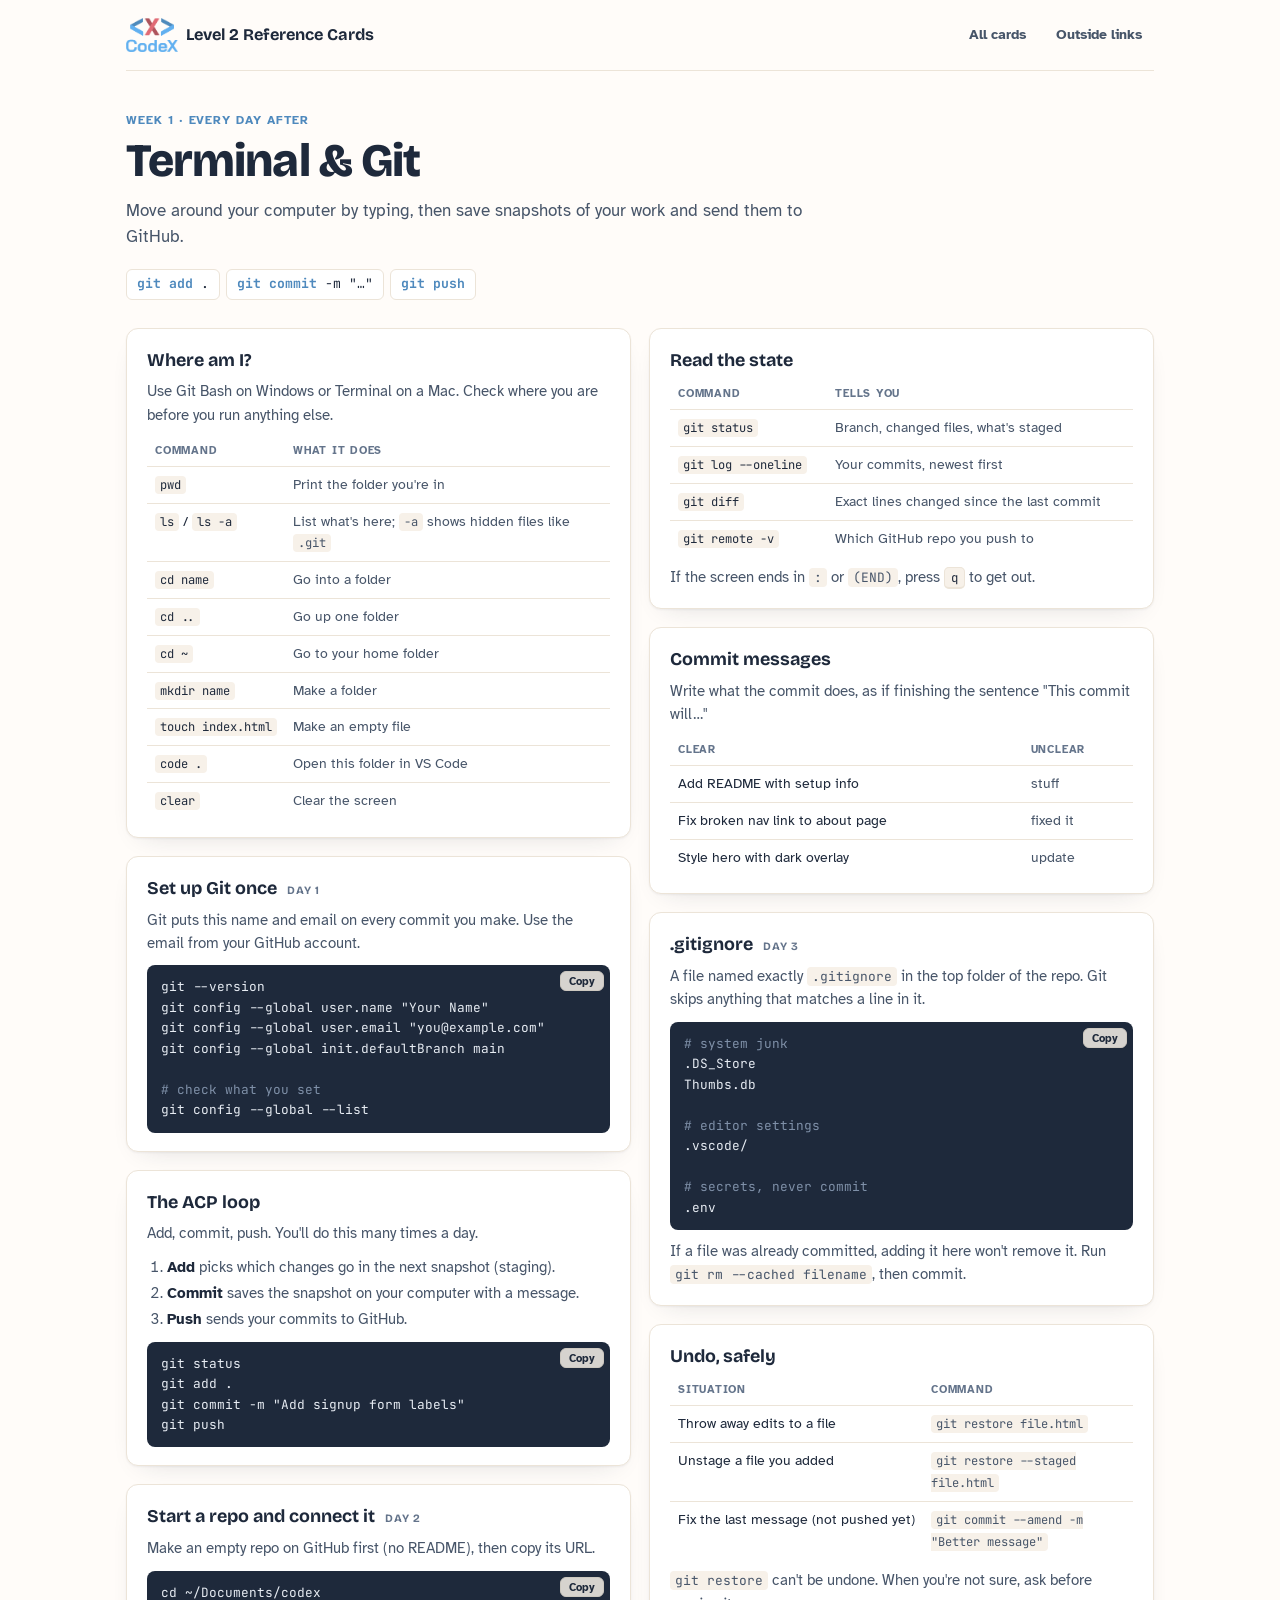
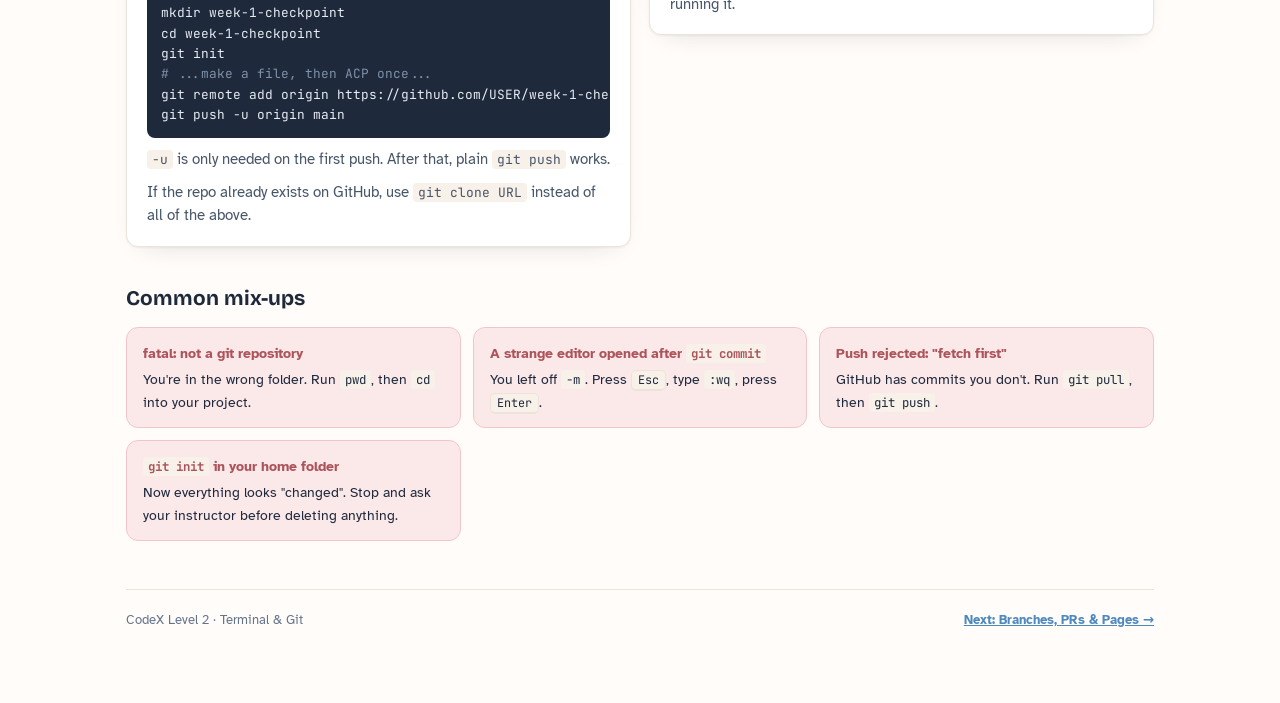
<file: terminal-git.html>
<!doctype html>
<html lang="en">
<head>
<meta charset="utf-8">
<meta name="viewport" content="width=device-width, initial-scale=1, viewport-fit=cover">
<meta name="claude:viewport-fit-sides" content="cover">
<title>Terminal &amp; Git Card</title>
<link rel="stylesheet" href="https://fonts.googleapis.com/css2?family=Atkinson+Hyperlegible:wght@400;700&family=Bricolage+Grotesque:opsz,wght@12..96,700;12..96,800&family=JetBrains+Mono:wght@400;700&display=swap">
<link rel="stylesheet" href="styles.css">
</head>
<body>
<div class="wrap">
  <header class="topbar">
    <a class="brand" href="index.html"><img class="brand-logo" src="codex-logo.png" alt="CodeX"> Level 2 Reference Cards</a>
    <nav class="topnav" aria-label="Site"><a href="index.html">All cards</a><a href="links.html">Outside links</a></nav>
  </header>

  <div class="hero">
    <p class="eyebrow">Week 1 · Every day after</p>
    <h1>Terminal &amp; Git</h1>
    <p class="lede">Move around your computer by typing, then save snapshots of your work and send them to GitHub.</p>
    <div class="syntax"><span><b>git add</b> .</span><span><b>git commit</b> -m "…"</span><span><b>git push</b></span></div>
  </div>

  <div class="cards">
    <section class="rc">
      <h2>Where am I?</h2>
      <p>Use Git Bash on Windows or Terminal on a Mac. Check where you are before you run anything else.</p>
      <div class="tbl"><table>
        <thead><tr><th>Command</th><th>What it does</th></tr></thead>
        <tbody>
          <tr><td><code>pwd</code></td><td>Print the folder you're in</td></tr>
          <tr><td><code>ls</code> / <code>ls -a</code></td><td>List what's here; <code>-a</code> shows hidden files like <code>.git</code></td></tr>
          <tr><td><code>cd name</code></td><td>Go into a folder</td></tr>
          <tr><td><code>cd ..</code></td><td>Go up one folder</td></tr>
          <tr><td><code>cd ~</code></td><td>Go to your home folder</td></tr>
          <tr><td><code>mkdir name</code></td><td>Make a folder</td></tr>
          <tr><td><code>touch index.html</code></td><td>Make an empty file</td></tr>
          <tr><td><code>code .</code></td><td>Open this folder in VS Code</td></tr>
          <tr><td><code>clear</code></td><td>Clear the screen</td></tr>
        </tbody>
      </table></div>
    </section>

    <section class="rc">
      <h2>Set up Git once <span class="when">Day 1</span></h2>
      <p>Git puts this name and email on every commit you make. Use the email from your GitHub account.</p>
      <div class="code"><pre>git --version
git config --global user.name "Your Name"
git config --global user.email "you@example.com"
git config --global init.defaultBranch main

<span class="c"># check what you set</span>
git config --global --list</pre></div>
    </section>

    <section class="rc">
      <h2>The ACP loop</h2>
      <p>Add, commit, push. You'll do this many times a day.</p>
      <ol>
        <li><strong>Add</strong> picks which changes go in the next snapshot (staging).</li>
        <li><strong>Commit</strong> saves the snapshot on your computer with a message.</li>
        <li><strong>Push</strong> sends your commits to GitHub.</li>
      </ol>
      <div class="code"><pre>git status
git add .
git commit -m "Add signup form labels"
git push</pre></div>
    </section>

    <section class="rc">
      <h2>Start a repo and connect it <span class="when">Day 2</span></h2>
      <p>Make an empty repo on GitHub first (no README), then copy its URL.</p>
      <div class="code"><pre>cd ~/Documents/codex
mkdir week-1-checkpoint
cd week-1-checkpoint
git init
<span class="c"># ...make a file, then ACP once...</span>
git remote add origin https://github.com/USER/week-1-checkpoint.git
git push -u origin main</pre></div>
      <p><code>-u</code> is only needed on the first push. After that, plain <code>git push</code> works.</p>
      <p>If the repo already exists on GitHub, use <code>git clone URL</code> instead of all of the above.</p>
    </section>

    <section class="rc">
      <h2>Read the state</h2>
      <div class="tbl"><table>
        <thead><tr><th>Command</th><th>Tells you</th></tr></thead>
        <tbody>
          <tr><td><code>git status</code></td><td>Branch, changed files, what's staged</td></tr>
          <tr><td><code>git log --oneline</code></td><td>Your commits, newest first</td></tr>
          <tr><td><code>git diff</code></td><td>Exact lines changed since the last commit</td></tr>
          <tr><td><code>git remote -v</code></td><td>Which GitHub repo you push to</td></tr>
        </tbody>
      </table></div>
      <p>If the screen ends in <code>:</code> or <code>(END)</code>, press <kbd>q</kbd> to get out.</p>
    </section>

    <section class="rc">
      <h2>Commit messages</h2>
      <p>Write what the commit does, as if finishing the sentence "This commit will…"</p>
      <div class="tbl"><table>
        <thead><tr><th>Clear</th><th>Unclear</th></tr></thead>
        <tbody>
          <tr><td>Add README with setup info</td><td>stuff</td></tr>
          <tr><td>Fix broken nav link to about page</td><td>fixed it</td></tr>
          <tr><td>Style hero with dark overlay</td><td>update</td></tr>
        </tbody>
      </table></div>
    </section>

    <section class="rc">
      <h2>.gitignore <span class="when">Day 3</span></h2>
      <p>A file named exactly <code>.gitignore</code> in the top folder of the repo. Git skips anything that matches a line in it.</p>
      <div class="code"><pre><span class="c"># system junk</span>
.DS_Store
Thumbs.db

<span class="c"># editor settings</span>
.vscode/

<span class="c"># secrets, never commit</span>
.env</pre></div>
      <p>If a file was already committed, adding it here won't remove it. Run <code>git rm --cached filename</code>, then commit.</p>
    </section>

    <section class="rc">
      <h2>Undo, safely</h2>
      <div class="tbl"><table>
        <thead><tr><th>Situation</th><th>Command</th></tr></thead>
        <tbody>
          <tr><td>Throw away edits to a file</td><td><code>git restore file.html</code></td></tr>
          <tr><td>Unstage a file you added</td><td><code>git restore --staged file.html</code></td></tr>
          <tr><td>Fix the last message (not pushed yet)</td><td><code>git commit --amend -m "Better message"</code></td></tr>
        </tbody>
      </table></div>
      <p><code>git restore</code> can't be undone. When you're not sure, ask before running it.</p>
    </section>
  </div>

  <section class="pitfalls">
    <h2>Common mix-ups</h2>
    <div class="pit-grid">
      <div class="pit"><p class="bad">fatal: not a git repository</p><p class="fix">You're in the wrong folder. Run <code>pwd</code>, then <code>cd</code> into your project.</p></div>
      <div class="pit"><p class="bad">A strange editor opened after <code>git commit</code></p><p class="fix">You left off <code>-m</code>. Press <kbd>Esc</kbd>, type <code>:wq</code>, press <kbd>Enter</kbd>.</p></div>
      <div class="pit"><p class="bad">Push rejected: "fetch first"</p><p class="fix">GitHub has commits you don't. Run <code>git pull</code>, then <code>git push</code>.</p></div>
      <div class="pit"><p class="bad"><code>git init</code> in your home folder</p><p class="fix">Now everything looks "changed". Stop and ask your instructor before deleting anything.</p></div>
    </div>
  </section>

  <footer><span>CodeX Level 2 · Terminal &amp; Git</span><a href="branches-prs.html">Next: Branches, PRs &amp; Pages →</a></footer>
</div>
<script src="app.js"></script>
</body>
</html>
</file>
<file: styles.css>
/* Layout: a centered field-guide column; card pages flow in two balanced CSS columns, index uses week bands of tiles.
   Color: matches the Level 1 ref cards — warm cream paper, slate ink, blue accent, soft red for mix-ups, slate "terminal" for code. */
:root {
  --bg: #fffcf9; --surface: #ffffff; --surface-2: #f7f1e9; --ink: #1e293b; --ink-soft: #475569;
  --ink-faint: #64748b; --line: #ece4d8; --accent: #4e89bd; --accent-soft: #e4eef8; --accent-ink: #ffffff;
  --red: #ad545b; --red-soft: #fbe9ea; --red-line: #f2c6c9; --bad: #ad545b;
  --code-bg: #1e293b; --code-ink: #e7ecf3; --code-dim: #7f90a8; --code-key: #61afee;
  --shadow: 0 1px 2px rgba(30, 41, 59, 0.05), 0 10px 26px -16px rgba(30, 41, 59, 0.2);
  --display: "Bricolage Grotesque", "Segoe UI", system-ui, sans-serif;
  --body: "Atkinson Hyperlegible", "Segoe UI", system-ui, sans-serif;
  --mono: "JetBrains Mono", ui-monospace, "Cascadia Code", Consolas, monospace;
}
@media (prefers-color-scheme: dark) {
  :root:not([data-theme="light"]) {
    --bg: #1e293b; --surface: #263344; --surface-2: #2c3b4f; --ink: #f1f5f9; --ink-soft: #b8c4d3;
    --ink-faint: #9aa9bd; --line: #37475c; --accent: #7bb0e0; --accent-soft: #253247; --accent-ink: #141c29;
    --red: #ed99a0; --red-soft: #3a2830; --red-line: #5c3a42; --bad: #ed99a0;
    --code-bg: #141c29; --code-ink: #e7ecf3; --code-dim: #7f90a8; --code-key: #61afee;
    --shadow: 0 1px 2px rgba(0, 0, 0, 0.3), 0 10px 26px -16px rgba(0, 0, 0, 0.6);
    color-scheme: dark;
  }
}
:root[data-theme="dark"] {
  --bg: #1e293b; --surface: #263344; --surface-2: #2c3b4f; --ink: #f1f5f9; --ink-soft: #b8c4d3;
  --ink-faint: #9aa9bd; --line: #37475c; --accent: #7bb0e0; --accent-soft: #253247; --accent-ink: #141c29;
  --red: #ed99a0; --red-soft: #3a2830; --red-line: #5c3a42; --bad: #ed99a0;
  --code-bg: #141c29; --code-ink: #e7ecf3; --code-dim: #7f90a8; --code-key: #61afee;
  --shadow: 0 1px 2px rgba(0, 0, 0, 0.3), 0 10px 26px -16px rgba(0, 0, 0, 0.6);
  color-scheme: dark;
}

* { box-sizing: border-box; }
[hidden] { display: none !important; }
img { max-width: 100%; }
@media (prefers-reduced-motion: reduce) { * { transition: none !important; animation: none !important; } }
html, body { margin: 0; background: var(--bg); color: var(--ink); font-family: var(--body); font-size: 16px; line-height: 1.55; }
a { color: var(--accent); }
a:focus-visible, button:focus-visible, summary:focus-visible { outline: 2px solid var(--accent); outline-offset: 2px; border-radius: 4px; }
code, kbd, pre { font-family: var(--mono); }
:not(pre) > code { font-size: 0.86em; background: var(--surface-2); padding: 1px 5px; border-radius: 4px; }
kbd {
  font-size: 0.82em; background: var(--surface-2); border: 1px solid var(--line); border-bottom-width: 2px;
  padding: 1px 6px; border-radius: 5px; white-space: nowrap; color: var(--ink);
}

.wrap {
  max-width: 1060px; margin: 0 auto; padding-block: 0 72px;
  padding-left: max(16px, env(safe-area-inset-left, 0px));
  padding-right: max(16px, env(safe-area-inset-right, 0px));
}

/* Top bar */
.topbar { display: flex; align-items: center; justify-content: space-between; gap: 12px; flex-wrap: wrap; padding-block: 18px; border-bottom: 1px solid var(--line); }
.brand { font-family: var(--display); font-weight: 700; font-size: 1.02rem; color: var(--ink); text-decoration: none; display: inline-flex; align-items: center; gap: 8px; }
.brand-logo { height: 2.1rem; width: auto; display: block; }
.topnav { display: flex; gap: 6px; flex-wrap: wrap; }
.topnav a { font-size: 0.86rem; font-weight: 700; text-decoration: none; padding: 5px 12px; border-radius: 999px; color: var(--ink-soft); }
.topnav a:hover { color: var(--accent); background: var(--accent-soft); }
.topnav a[aria-current="page"] { color: var(--accent); background: var(--accent-soft); }

/* Card-page hero */
.hero { padding-block: 40px 28px; max-width: 70ch; }
.eyebrow { font-size: 0.74rem; font-weight: 700; text-transform: uppercase; letter-spacing: 0.08em; color: var(--accent); margin: 0 0 8px; }
h1 { font-family: var(--display); font-size: clamp(2rem, 5vw, 2.9rem); line-height: 1.05; font-weight: 800; letter-spacing: -0.02em; margin: 0 0 12px; text-wrap: balance; }
.lede { font-size: 1.08rem; color: var(--ink-soft); margin: 0; }
.syntax {
  display: inline-flex; flex-wrap: wrap; gap: 6px; margin-top: 18px; font-family: var(--mono); font-size: 0.82rem;
}
.syntax span { background: var(--surface); border: 1px solid var(--line); padding: 4px 10px; border-radius: 6px; }
.syntax b { color: var(--accent); font-weight: 700; }

/* Reference cards: two balanced columns */
.cards { column-count: 2; column-gap: 18px; }
@media (max-width: 760px) { .cards { column-count: 1; } }
.rc {
  break-inside: avoid; display: inline-block; width: 100%; margin: 0 0 18px; min-width: 0;
  background: var(--surface); border: 1px solid var(--line); border-radius: 12px; padding: 18px 20px; box-shadow: var(--shadow);
}
.rc h2 { font-family: var(--display); font-size: 1.12rem; font-weight: 700; margin: 0 0 6px; text-wrap: balance; }
.rc .when { font-size: 0.7rem; font-weight: 700; text-transform: uppercase; letter-spacing: 0.07em; color: var(--ink-faint); margin-left: 6px; white-space: nowrap; }
.rc p { margin: 0 0 10px; font-size: 0.94rem; color: var(--ink-soft); }
.rc p:last-child { margin-bottom: 0; }
.rc ul, .rc ol { margin: 0 0 10px; padding-left: 20px; font-size: 0.94rem; color: var(--ink-soft); }
.rc li { margin-bottom: 3px; }
.rc li strong, .rc p strong { color: var(--ink); }

/* Code blocks */
.code { position: relative; margin: 10px 0; }
.code:last-child { margin-bottom: 0; }
pre {
  margin: 0; background: var(--code-bg); color: var(--code-ink); border-radius: 8px; padding: 12px 14px;
  font-size: 0.8rem; line-height: 1.6; overflow-x: auto; tab-size: 2;
}
pre .c { color: var(--code-dim); }
pre .k { color: var(--code-key); }
.copy {
  position: absolute; top: 6px; right: 6px; font-family: var(--body); font-size: 0.7rem; font-weight: 700;
  background: var(--surface-2); color: var(--ink); border: 1px solid var(--line); border-radius: 6px; padding: 2px 8px;
  cursor: pointer; opacity: 0.85;
}
.copy:hover { opacity: 1; }

/* Tables inside cards */
.tbl { overflow-x: auto; margin: 6px 0 10px; }
.tbl:last-child { margin-bottom: 0; }
table { width: 100%; border-collapse: collapse; font-size: 0.88rem; }
th { text-align: left; font-size: 0.68rem; text-transform: uppercase; letter-spacing: 0.07em; color: var(--ink-faint); padding: 6px 8px; border-bottom: 1px solid var(--line); }
td { padding: 7px 8px; border-bottom: 1px solid var(--line); vertical-align: top; color: var(--ink-soft); }
tr:last-child td { border-bottom: none; }
td:first-child { white-space: nowrap; color: var(--ink); }

/* Box model diagram */
.box { font-family: var(--mono); font-size: 0.72rem; text-align: center; border-radius: 8px; padding: 8px; }
.box .lbl { display: block; text-align: left; margin-bottom: 6px; font-weight: 700; }
.box.m { background: var(--red-soft); border: 1px dashed var(--red-line); color: var(--red); }
.box.b { background: var(--ink); color: var(--bg); }
.box.p { background: var(--accent-soft); color: var(--accent); }
.box.ct { background: var(--surface); color: var(--ink); padding: 14px; }

/* Mix-ups */
.pitfalls { margin-top: 18px; }
.pitfalls > h2 { font-family: var(--display); font-size: 1.3rem; font-weight: 700; margin: 0 0 12px; }
.pit-grid { display: grid; grid-template-columns: repeat(auto-fit, minmax(280px, 1fr)); gap: 12px; }
.pit { background: var(--red-soft); border: 1px solid var(--red-line); border-radius: 12px; padding: 14px 16px; min-width: 0; font-size: 0.9rem; }
.pit p { margin: 0; }
.pit .bad { color: var(--bad); font-weight: 700; margin-bottom: 4px; }
.pit .fix { color: var(--ink); }

/* Index */
.index-hero { padding-block: 48px 32px; max-width: 64ch; }
.week-band { padding-block: 22px; border-top: 1px solid var(--line); display: grid; grid-template-columns: 180px 1fr; gap: 20px; }
@media (max-width: 720px) { .week-band { grid-template-columns: 1fr; gap: 12px; } }
.band-head h2 { font-family: var(--display); font-size: 1.15rem; font-weight: 700; margin: 0 0 2px; }
.band-head p { margin: 0; font-size: 0.82rem; color: var(--ink-faint); font-weight: 700; text-transform: uppercase; letter-spacing: 0.06em; }
.tiles { display: grid; grid-template-columns: repeat(auto-fill, minmax(min(230px, 100%), 1fr)); gap: 12px; }
.search { width: 100%; max-width: 420px; font: inherit; font-size: 0.95rem; padding: 10px 14px; border-radius: 10px; border: 1px solid var(--line); background: var(--surface); color: var(--ink); margin-top: 18px; }
.search:focus-visible { outline: 2px solid var(--accent); outline-offset: 1px; }
.empty { color: var(--ink-faint); font-size: 0.92rem; padding-block: 16px; }
.tile {
  display: flex; flex-direction: column; gap: 4px; background: var(--surface); border: 1px solid var(--line); border-radius: 12px;
  padding: 16px 18px; text-decoration: none; color: inherit; box-shadow: var(--shadow); transition: border-color 0.15s, transform 0.15s; min-width: 0;
}
.tile:hover { border-color: var(--accent); transform: translateY(-1px); }
.tile-title { font-family: var(--display); font-weight: 700; font-size: 1.05rem; color: var(--ink); }
.tile-title code { font-size: 0.85em; }
.tile-desc { font-size: 0.88rem; color: var(--ink-soft); }
.tile-tag { font-family: var(--mono); font-size: 0.7rem; color: var(--accent); margin-top: 4px; }
.tile.feature { background: var(--accent); border-color: var(--accent); }
.tile.feature .tile-title, .tile.feature .tile-desc, .tile.feature .tile-tag { color: var(--accent-ink); }

/* Links page */
.link-group { padding-block: 20px; border-top: 1px solid var(--line); }
.link-group > h2 { font-family: var(--display); font-size: 1.25rem; font-weight: 700; margin: 0 0 4px; }
.link-group > p { margin: 0 0 14px; color: var(--ink-soft); font-size: 0.92rem; max-width: 65ch; }
.links { display: grid; grid-template-columns: repeat(2, minmax(0, 1fr)); gap: 10px; }
@media (max-width: 640px) { .links { grid-template-columns: 1fr; } }
.lk {
  display: block; background: var(--surface); border: 1px solid var(--line); border-radius: 10px; padding: 13px 16px;
  text-decoration: none; color: inherit; min-width: 0;
}
.lk:hover { border-color: var(--accent); }
.lk-top { display: flex; justify-content: space-between; align-items: baseline; gap: 10px; flex-wrap: wrap; }
.lk-name { font-weight: 700; color: var(--accent); }
.lk-host { font-family: var(--mono); font-size: 0.7rem; color: var(--ink-faint); }
.lk-desc { margin: 3px 0 0; font-size: 0.88rem; color: var(--ink-soft); }
.lk-kind { display: inline-block; font-size: 0.66rem; font-weight: 700; text-transform: uppercase; letter-spacing: 0.06em; color: var(--ink-faint); border: 1px solid var(--line); border-radius: 999px; padding: 0 7px; margin-left: 4px; }

.note { background: var(--red-soft); border: 1px solid var(--red-line); border-radius: 12px; padding: 14px 18px; font-size: 0.92rem; margin-top: 12px; }
.note strong { color: var(--red); }

footer { margin-top: 48px; padding-top: 20px; border-top: 1px solid var(--line); font-size: 0.84rem; color: var(--ink-faint); display: flex; justify-content: space-between; gap: 12px; flex-wrap: wrap; }
footer a { font-weight: 700; }
</file>
